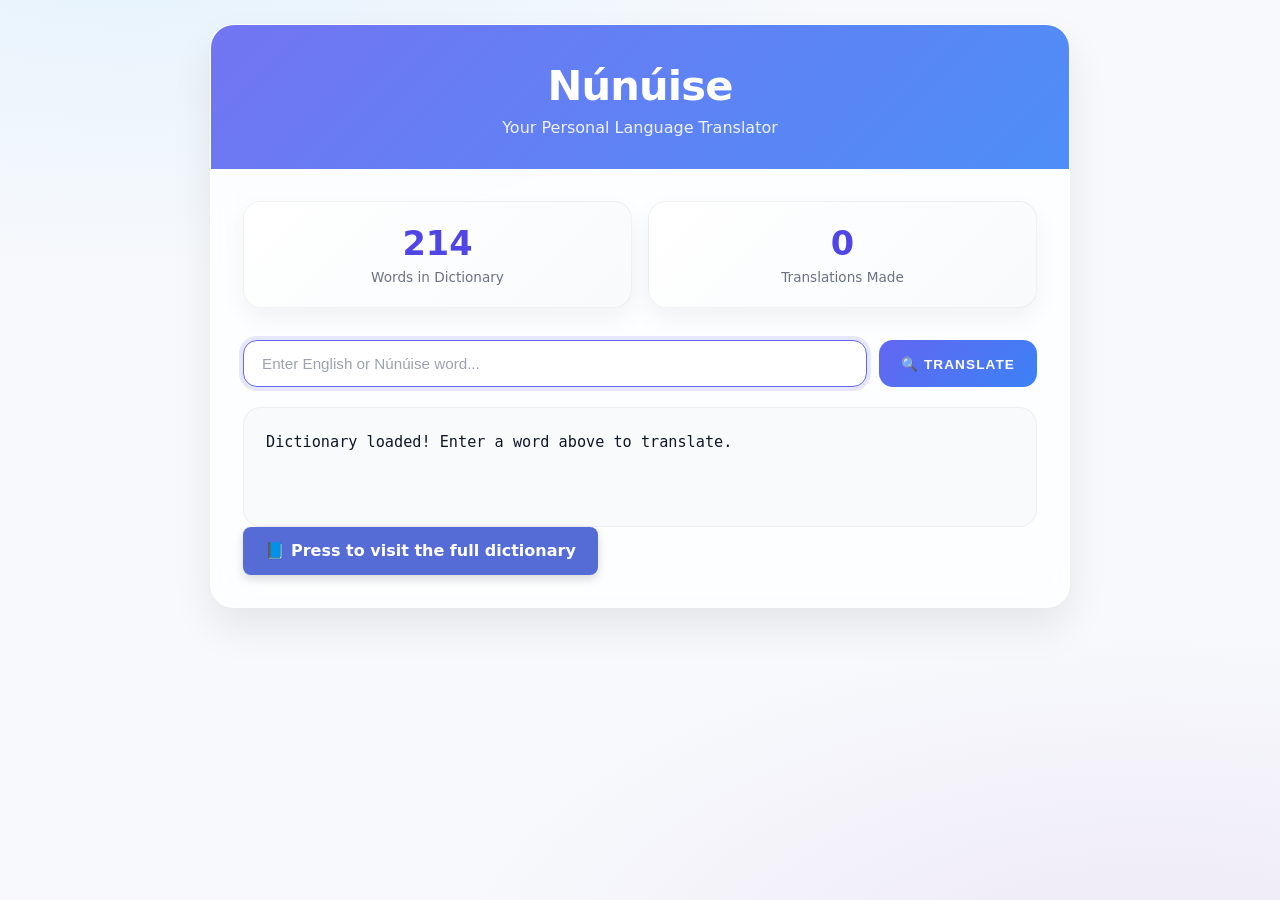
<file: index.html>
<!doctype html>
<html>
<head>
  <meta charset="utf-8">
  <title>Núnúise Translator</title>
  <link rel="manifest" href="manifest.json">
  <meta name="viewport" content="width=device-width,initial-scale=1">
  <link rel="icon" type="image/x-icon" href="IMG_7422.png">

<style>
/* Reset */
* {
  margin: 0;
  padding: 0;
  box-sizing: border-box;
}

/* Base */
body {
  font-family: ui-sans-serif, system-ui, -apple-system, BlinkMacSystemFont, "Segoe UI", Roboto, sans-serif;
  background:
    radial-gradient(1200px 600px at 10% -10%, #e3f2fd 0%, transparent 60%),
    radial-gradient(1200px 600px at 90% 110%, #ede7f6 0%, transparent 60%),
    #f7f9fc;
  min-height: 100vh;
  padding: 24px;
  color: #1f2937;
}

/* App shell */
.container {
  max-width: 860px;
  margin: 0 auto;
  background: rgba(255, 255, 255, 0.75);
  backdrop-filter: blur(18px) saturate(140%);
  -webkit-backdrop-filter: blur(18px) saturate(140%);
  border-radius: 24px;
  box-shadow:
    0 20px 40px rgba(0, 0, 0, 0.08),
    0 1px 0 rgba(255, 255, 255, 0.6) inset;
  border: 1px solid rgba(255, 255, 255, 0.5);
  overflow: hidden;
}

/* Header */
.header {
  padding: 36px 32px 32px;
  text-align: center;
  background:
    linear-gradient(135deg, rgba(99, 102, 241, 0.9), rgba(59, 130, 246, 0.9));
  color: #fff;
}

.header h1 {
  font-size: clamp(2rem, 4vw, 2.6rem);
  font-weight: 750;
  letter-spacing: -0.02em;
}

.header p {
  margin-top: 8px;
  font-size: 1rem;
  opacity: 0.9;
}

/* Content */
.content {
  padding: 32px;
}

/* Loading & errors */
.loading-message {
  text-align: center;
  padding: 24px;
  font-size: 0.95rem;
  color: #4f46e5;
}

.error-message {
  background: rgba(239, 68, 68, 0.1);
  color: #b91c1c;
  padding: 16px;
  border-radius: 14px;
  margin: 24px 0;
  text-align: center;
  border: 1px solid rgba(239, 68, 68, 0.25);
}

/* Stats */
.stats {
  display: grid;
  grid-template-columns: repeat(auto-fit, minmax(220px, 1fr));
  gap: 16px;
  margin-bottom: 32px;
}

.stat-card {
  background: linear-gradient(135deg, #ffffff, #f8fafc);
  padding: 22px;
  border-radius: 18px;
  text-align: center;
  border: 1px solid rgba(0, 0, 0, 0.05);
  box-shadow: 0 10px 25px rgba(0, 0, 0, 0.05);
}

.stat-number {
  font-size: 2.1rem;
  font-weight: 700;
  color: #4f46e5;
}

.stat-label {
  margin-top: 6px;
  font-size: 0.85rem;
  color: #6b7280;
}

/* Translator */
.translator-section {
  margin-top: 12px;
}

.input-group {
  display: flex;
  gap: 12px;
  margin-bottom: 20px;
  flex-wrap: wrap;
}

/* Inputs */
input[type="text"] {
  flex: 1;
  min-width: 220px;
  padding: 14px 18px;
  font-size: 0.95rem;
  border-radius: 14px;
  border: 1px solid rgba(0, 0, 0, 0.08);
  background: rgba(255, 255, 255, 0.9);
  transition: all 0.25s ease;
}

input[type="text"]::placeholder {
  color: #9ca3af;
}

input[type="text"]:focus {
  outline: none;
  border-color: #6366f1;
  box-shadow: 0 0 0 4px rgba(99, 102, 241, 0.15);
  background: #fff;
}

/* Buttons */
.btn {
  padding: 14px 22px;
  border-radius: 14px;
  font-size: 0.85rem;
  font-weight: 650;
  letter-spacing: 0.08em;
  text-transform: uppercase;
  border: none;
  cursor: pointer;
  transition: all 0.25s ease;
}

.btn-primary {
  background: linear-gradient(135deg, #6366f1, #3b82f6);
  color: white;
}

.btn-primary:hover {
  transform: translateY(-1px);
  box-shadow: 0 12px 28px rgba(59, 130, 246, 0.35);
}

.btn-primary:active {
  transform: translateY(0);
}

.btn-primary:disabled {
  opacity: 0.5;
  cursor: not-allowed;
  box-shadow: none;
}

/* Result */
.result-container {
  margin-top: 18px;
  background: rgba(248, 250, 252, 0.9);
  border-radius: 18px;
  padding: 22px;
  border: 1px solid rgba(0, 0, 0, 0.05);
  min-height: 120px;
}

#result {
  font-family: ui-monospace, SFMono-Regular, Menlo, monospace;
  font-size: 0.95rem;
  line-height: 1.65;
  color: #111827;
  white-space: pre-wrap;
}

/* Matches */
.match-title {
  font-weight: 600;
  margin-bottom: 6px;
  color: #4338ca;
}

.match-item {
  background: #fff;
  padding: 10px 14px;
  border-radius: 12px;
  margin: 6px 0;
  border: 1px solid rgba(0, 0, 0, 0.05);
}

/* Animations */
@keyframes fadeIn {
  from {
    opacity: 0;
    transform: translateY(6px);
  }
  to {
    opacity: 1;
    transform: translateY(0);
  }
}

.fade-in {
  animation: fadeIn 0.25s ease-out;
}

@keyframes pulse {
  0% { opacity: 0.6; }
  50% { opacity: 1; }
  100% { opacity: 0.6; }
}

.loading {
  animation: pulse 1.8s ease-in-out infinite;
}

/* Mobile */
@media (max-width: 640px) {
  .content {
    padding: 24px;
  }

  .btn {
    width: 100%;
  }
}
</style>
</head>
<body>
  <div class="container">
    <div class="header">
      <h1>Núnúise</h1>
      <p>Your Personal Language Translator</p>
    </div>

<div class="content">
  <div id="loadingSection" class="loading-message loading">
    📚 Loading dictionary...
  </div>

  <div id="errorSection" class="error-message" style="display: none;">
    ❌ Could not load dictionary.json file. Please make sure the file exists in the same directory.
  </div>

  <div id="mainContent" style="display: none;">
    <div class="stats">
      <div class="stat-card">
        <div class="stat-number" id="wordCount">0</div>
        <div class="stat-label">Words in Dictionary</div>
      </div>
      <div class="stat-card">
        <div class="stat-number" id="translationCount">0</div>
        <div class="stat-label">Translations Made</div>
      </div>
    </div>

    <div class="translator-section">
      <div class="input-group">
        <input type="text" id="inputWord" placeholder="Enter English or Núnúise word..." autocomplete="off">
        <button class="btn btn-primary" id="translateBtn">
          🔍 Translate
        </button>
      </div>
      
      <div class="result-container">
        <div id="result">Dictionary loaded! Enter a word above to translate.</div>
      </div>
    </div>
  </div>
  <div class="dictionary-cta" onclick="window.location.href='https://nunuise.netlify.app/dictionary'">
  <span>📘 Press to visit the full dictionary</span>
</div>

<style>
.dictionary-cta {
  display: inline-block;
  padding: 0.9rem 1.4rem;
  background: #556cd6;
  color: white;
  font-weight: 600;
  border-radius: 8px;
  cursor: pointer;
  user-select: none;
  transition: transform 0.15s ease, box-shadow 0.15s ease, background 0.15s ease;
  box-shadow: 0 4px 10px rgba(0,0,0,0.15);
}

.dictionary-cta:hover {
  background: #465ad4;
  transform: translateY(-2px);
  box-shadow: 0 6px 14px rgba(0,0,0,0.2);
}

.dictionary-cta:active {
  transform: translateY(0);
  box-shadow: 0 3px 8px rgba(0,0,0,0.15);
}
</style>
</div>

  </div>

<script>
(function(){
  // core data
  let dictionary = {};
  let reverseDictionary = {}; // secretLower -> englishOriginal
  let engNormalizedMap = new Map();    // normalizedEnglish -> englishOriginal
  let secretNormalizedToEnglish = new Map(); // normalizedSecret -> englishOriginal
  let maxWords = 1;

  // state
  let translationCount = 0;
  let dictionaryLoaded = false;

  // helpers
  function normalizeKey(s) {
    return (s || "").toLowerCase().replace(/\s+/g, " ").trim();
  }

  function loadTranslationCount() {
    const saved = localStorage.getItem('secretLang_translationCount');
    if (saved) {
      try {
        translationCount = parseInt(saved, 10) || 0;
      } catch (err) {
        console.error("Error loading translation count:", err);
      }
    }
  }

  function saveTranslationCount() {
    localStorage.setItem('secretLang_translationCount', translationCount.toString());
  }

  // load dictionary.json
  async function loadDictionary() {
    try {
      const response = await fetch('dictionary.json');
      if (!response.ok) throw new Error(`HTTP ${response.status}: ${response.statusText}`);
      const data = await response.json();
      if (typeof data !== 'object' || data === null) throw new Error('Dictionary file invalid');
      dictionary = data;
      buildMapsFromDictionary();
      dictionaryLoaded = true;
      showMainContent();
      updateStats();
    } catch (err) {
      console.error("Failed to load dictionary:", err);
      showError();
    }
  }

  // build reverse map and normalized lookup maps
  function buildMapsFromDictionary() {
    reverseDictionary = {};
    engNormalizedMap = new Map();
    secretNormalizedToEnglish = new Map();
    maxWords = 1;

    for (const [english, secret] of Object.entries(dictionary)) {
      if (typeof secret !== 'string') continue;
      const engNorm = normalizeKey(english);
      const secNorm = normalizeKey(secret);
      engNormalizedMap.set(engNorm, english);
      // map normalized secret -> english (for secret->english translations)
      secretNormalizedToEnglish.set(secNorm, english);
      // mapping used for quick reverse lookup (secretLower -> englishOriginal)
      reverseDictionary[secret.toLowerCase()] = english;
      // track longest phrase length needed
      const engWords = engNorm ? engNorm.split(' ').length : 0;
      const secWords = secNorm ? secNorm.split(' ').length : 0;
      maxWords = Math.max(maxWords, engWords, secWords, 1);
    }
  }

  function showMainContent() {
    document.getElementById('loadingSection').style.display = 'none';
    document.getElementById('errorSection').style.display = 'none';
    document.getElementById('mainContent').style.display = 'block';
    document.getElementById('mainContent').classList.add('fade-in');
    setTimeout(() => document.getElementById('inputWord').focus(), 100);
  }

  function showError() {
    document.getElementById('loadingSection').style.display = 'none';
    document.getElementById('errorSection').style.display = 'block';
    document.getElementById('mainContent').style.display = 'none';
  }

  function updateStats() {
    document.getElementById('wordCount').textContent = Object.keys(dictionary).length;
    document.getElementById('translationCount').textContent = translationCount;
  }

  // Unicode-aware strip of leading/trailing non-letter/number
  function stripEdgeNonAlnum(s) {
    // uses Unicode property escapes (modern browsers)
    return s.replace(/^[^\p{L}\p{N}]+|[^\p{L}\p{N}]+$/gu, "");
  }

  function isWhitespaceToken(tok) {
    return /^\s+$/.test(tok);
  }

  function startsWithCapitalLetter(tok) {
    const m = tok.match(/\p{L}/u);
    return m ? (m[0] === m[0].toUpperCase()) : false;
  }

  function applyCapitalization(originalToken, replacement) {
    if (!replacement) return replacement;
    if (startsWithCapitalLetter(originalToken)) {
      return replacement.charAt(0).toUpperCase() + replacement.slice(1);
    }
    return replacement;
  }

  // Robust sentence/phrase translator (handles multi-word entries and both directions)
  function translateSentence(sentence) {
    if (!dictionaryLoaded) return sentence;

    // keep original spacing/punctuation by splitting but keeping whitespace tokens
    const tokens = sentence.split(/(\s+)/);
    const out = [];

    for (let i = 0; i < tokens.length; i++) {
      const tok = tokens[i];
      if (isWhitespaceToken(tok)) { out.push(tok); continue; }

      // count how many real (non-whitespace) tokens remain
      let remaining = 0;
      for (let k = i; k < tokens.length; k++) if (!isWhitespaceToken(tokens[k])) remaining++;

      let matched = false;
      const tryMax = Math.min(maxWords, remaining);

      // try the longest phrase first (greedy)
      for (let wc = tryMax; wc >= 1 && !matched; wc--) {

        // collect indices of the next wc non-whitespace tokens
        const idxs = [];
        let p = i;
        while (p < tokens.length && idxs.length < wc) {
          if (!isWhitespaceToken(tokens[p])) idxs.push(p);
          p++;
        }
        if (idxs.length < wc) continue;

        // build cleaned parts for candidate
        const cleanedParts = idxs.map(idx => stripEdgeNonAlnum(tokens[idx]).toLowerCase());
        const candidate = cleanedParts.join(' ').trim();
        if (!candidate) continue;

        // check english -> secret
        if (engNormalizedMap.has(candidate)) {
          const englishKey = engNormalizedMap.get(candidate);
          let replacement = dictionary[englishKey];
          // preserve leading/trailing punctuation from first/last tokens
          const first = tokens[idxs[0]];
          const last = tokens[idxs[idxs.length - 1]];
          const leading = (first.match(/^[^\p{L}\p{N}]*/u) || [""])[0];
          const trailing = (last.match(/[^\p{L}\p{N}]*$/u) || [""])[0];
          replacement = applyCapitalization(first, replacement);
          out.push(leading + replacement + trailing);
          i = idxs[idxs.length - 1]; // advance past matched tokens
          matched = true;
          break;
        }

        // check secret -> english
        if (secretNormalizedToEnglish.has(candidate)) {
          const english = secretNormalizedToEnglish.get(candidate);
          let replacement = english;
          const first = tokens[idxs[0]];
          const last = tokens[idxs[idxs.length - 1]];
          const leading = (first.match(/^[^\p{L}\p{N}]*/u) || [""])[0];
          const trailing = (last.match(/[^\p{L}\p{N}]*$/u) || [""])[0];
          replacement = applyCapitalization(first, replacement);
          out.push(leading + replacement + trailing);
          i = idxs[idxs.length - 1];
          matched = true;
          break;
        }
      }

      if (!matched) {
        // no multi-word match; keep original token
        out.push(tok);
      }
    }

    return out.join('');
  }

  // single-word/sentence entry handler
  function translateWord(word) {
    if (!dictionaryLoaded) return "Dictionary not loaded yet. Please wait...";
    const input = (word || "").trim();
    if (!input) return "Please enter a word or sentence to translate.";

    if (input.includes(" ")) {
      translationCount++;
      saveTranslationCount();
      updateStats();
      return "✅ Sentence translation:\n" + translateSentence(input);
    }

    const lowerInput = input.toLowerCase();

    // try exact english -> secret
    // Normalize keys for lookup
    const engKey = Object.keys(dictionary).find(k => normalizeKey(k) === normalizeKey(input));
    if (engKey) {
      translationCount++;
      saveTranslationCount();
      updateStats();
      return formatResult(input, dictionary[engKey], "English → Secret");
    }

    // try exact secret -> english
    if (reverseDictionary[lowerInput]) {
      translationCount++;
      saveTranslationCount();
      updateStats();
      return formatResult(input, reverseDictionary[lowerInput], "Secret → English");
    }

    // fuzzy matches (contains)
    const englishMatches = Object.keys(dictionary).filter(key => key.toLowerCase().includes(lowerInput)).slice(0, 10);
    const secretMatches = Object.keys(reverseDictionary).filter(key => key.includes(lowerInput)).slice(0, 10);

    let result = "";
    if (englishMatches.length > 0) {
      result += formatMatches("English matches:", englishMatches.map(key => ({
        from: key, to: dictionary[key], type: "English → Secret"
      })));
    }
    if (secretMatches.length > 0) {
      if (result) result += "\n\n";
      result += formatMatches("Secret matches:", secretMatches.map(key => ({
        from: key, to: reverseDictionary[key], type: "Secret → English"
      })));
    }
    if (!result) {
      result = `No matches found for "${input}".\nTry checking spelling or entering a sentence.`;
    }
    return result;
  }

  function formatResult(from, to, type) {
    return `✅ ${from} → ${to}\n(${type})`;
  }

  function formatMatches(title, matches) {
    let result = `${title}\n`;
    matches.forEach(match => { result += `  • ${match.from} → ${match.to}\n`; });
    return result;
  }

  // UI wiring
  document.addEventListener('DOMContentLoaded', function() {
    loadTranslationCount();
    loadDictionary();
    const inputWord = document.getElementById('inputWord');
    const resultDiv = document.getElementById('result');
    document.getElementById('translateBtn').addEventListener('click', function() {
      if (!dictionaryLoaded) return;
      const result = translateWord(inputWord.value);
      resultDiv.textContent = result;
      resultDiv.classList.add('fade-in');
      setTimeout(() => resultDiv.classList.remove('fade-in'), 300);
    });
    inputWord.addEventListener('keydown', function(e) {
      if (e.key === 'Enter' && dictionaryLoaded) {
        document.getElementById('translateBtn').click();
      }
    });
  });
})();
</script>

</body>
</html></html>
</file>
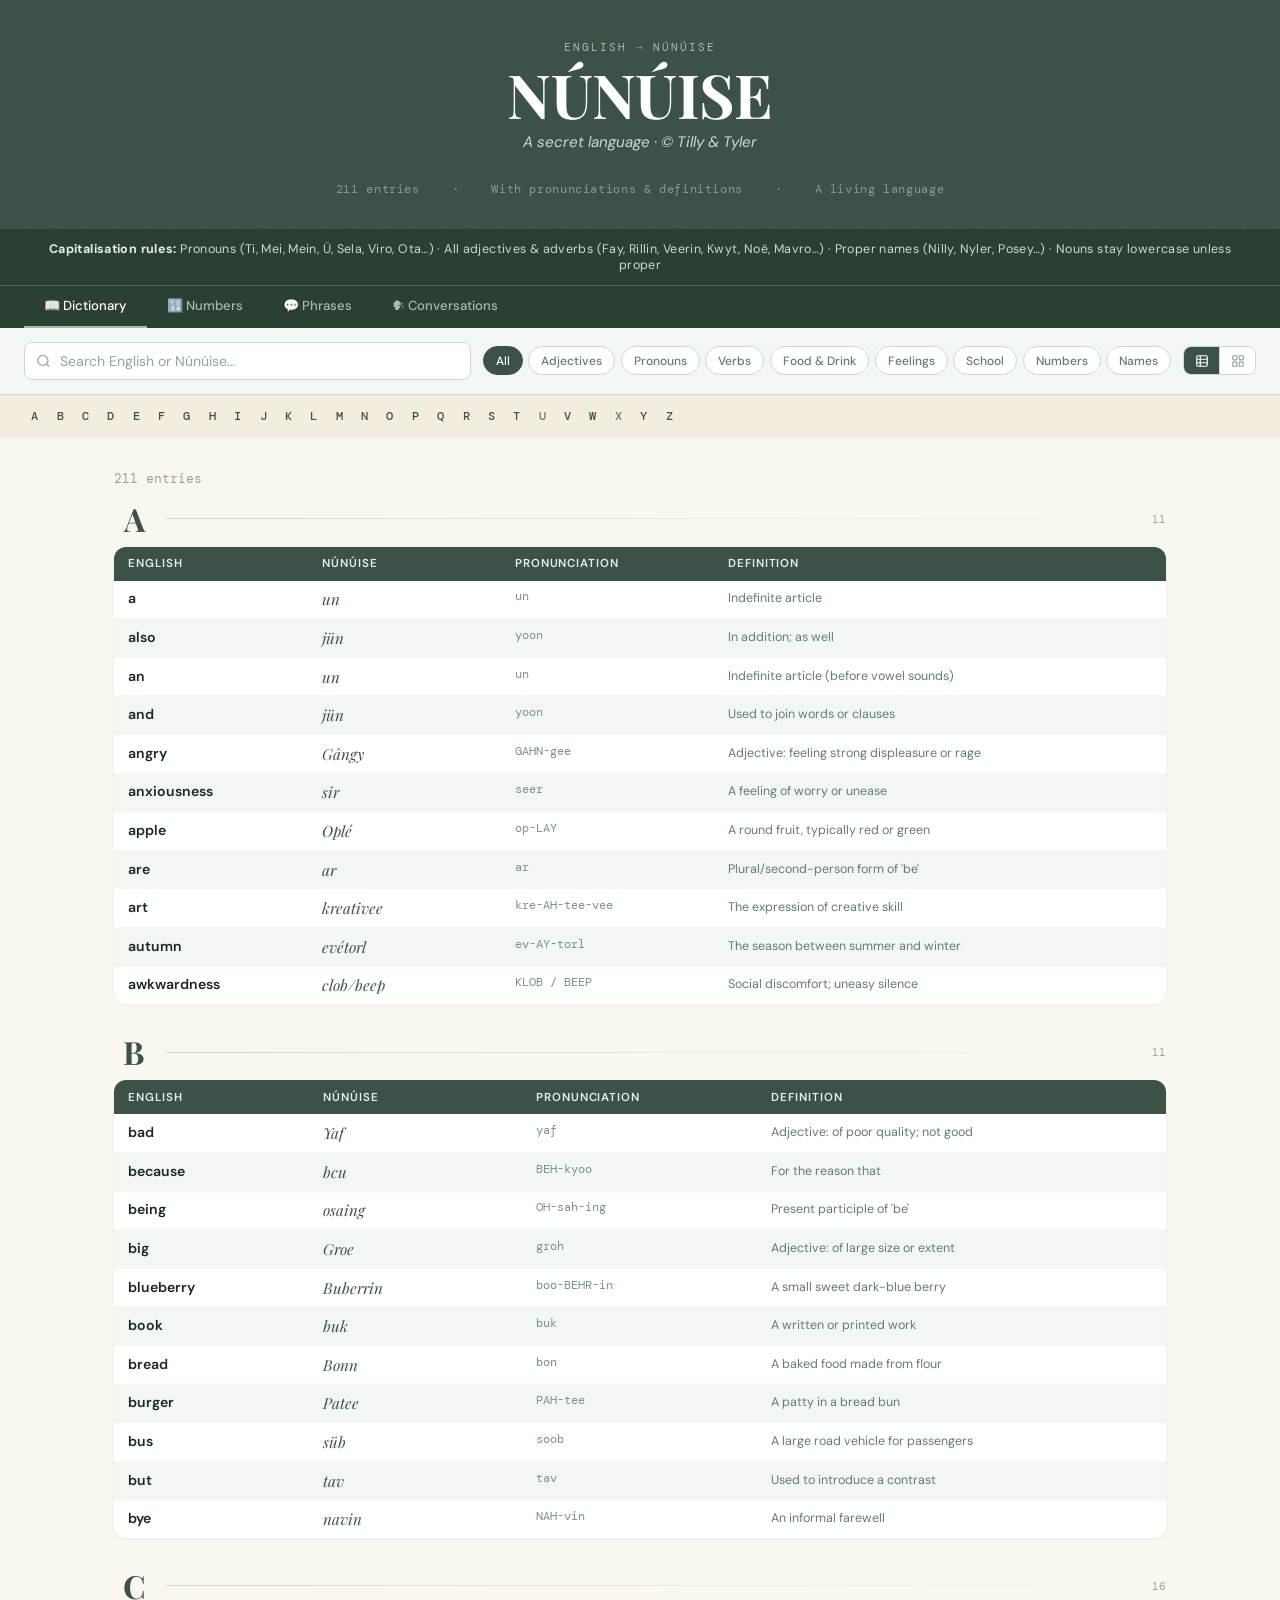
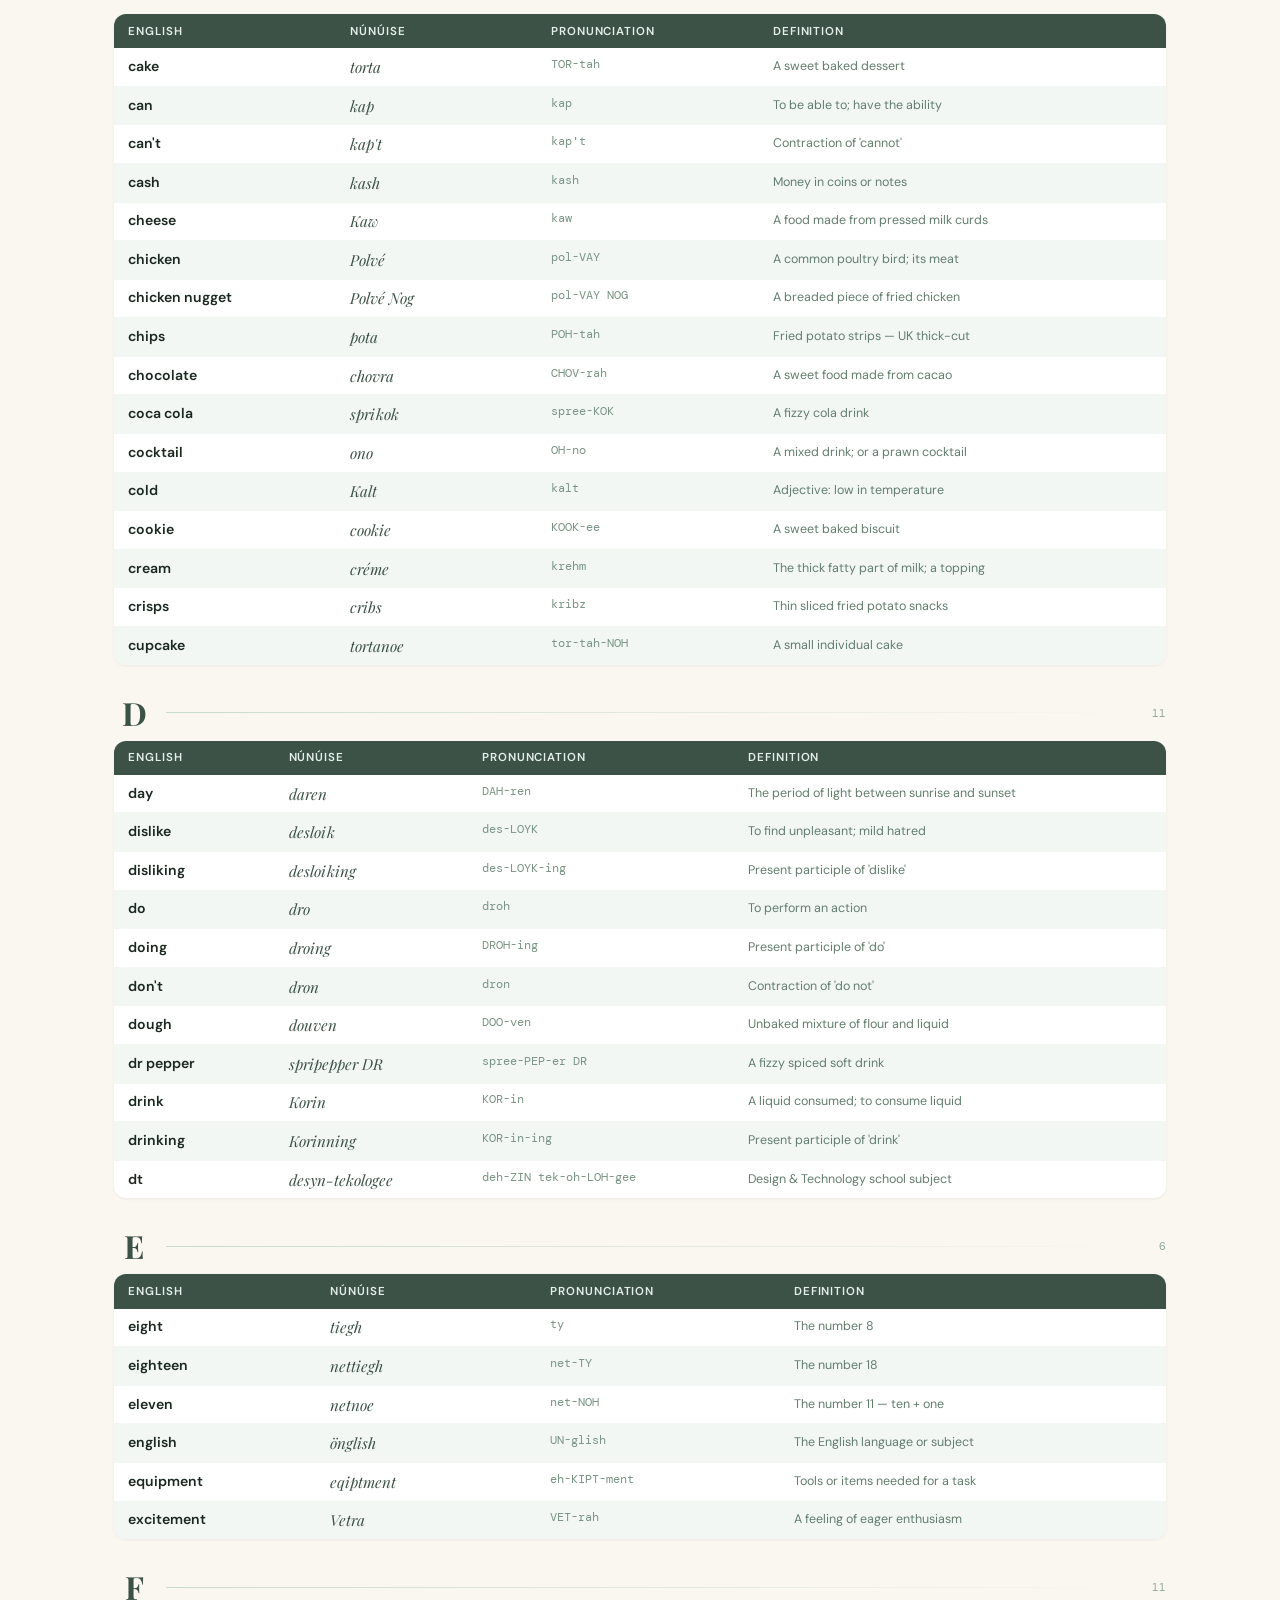
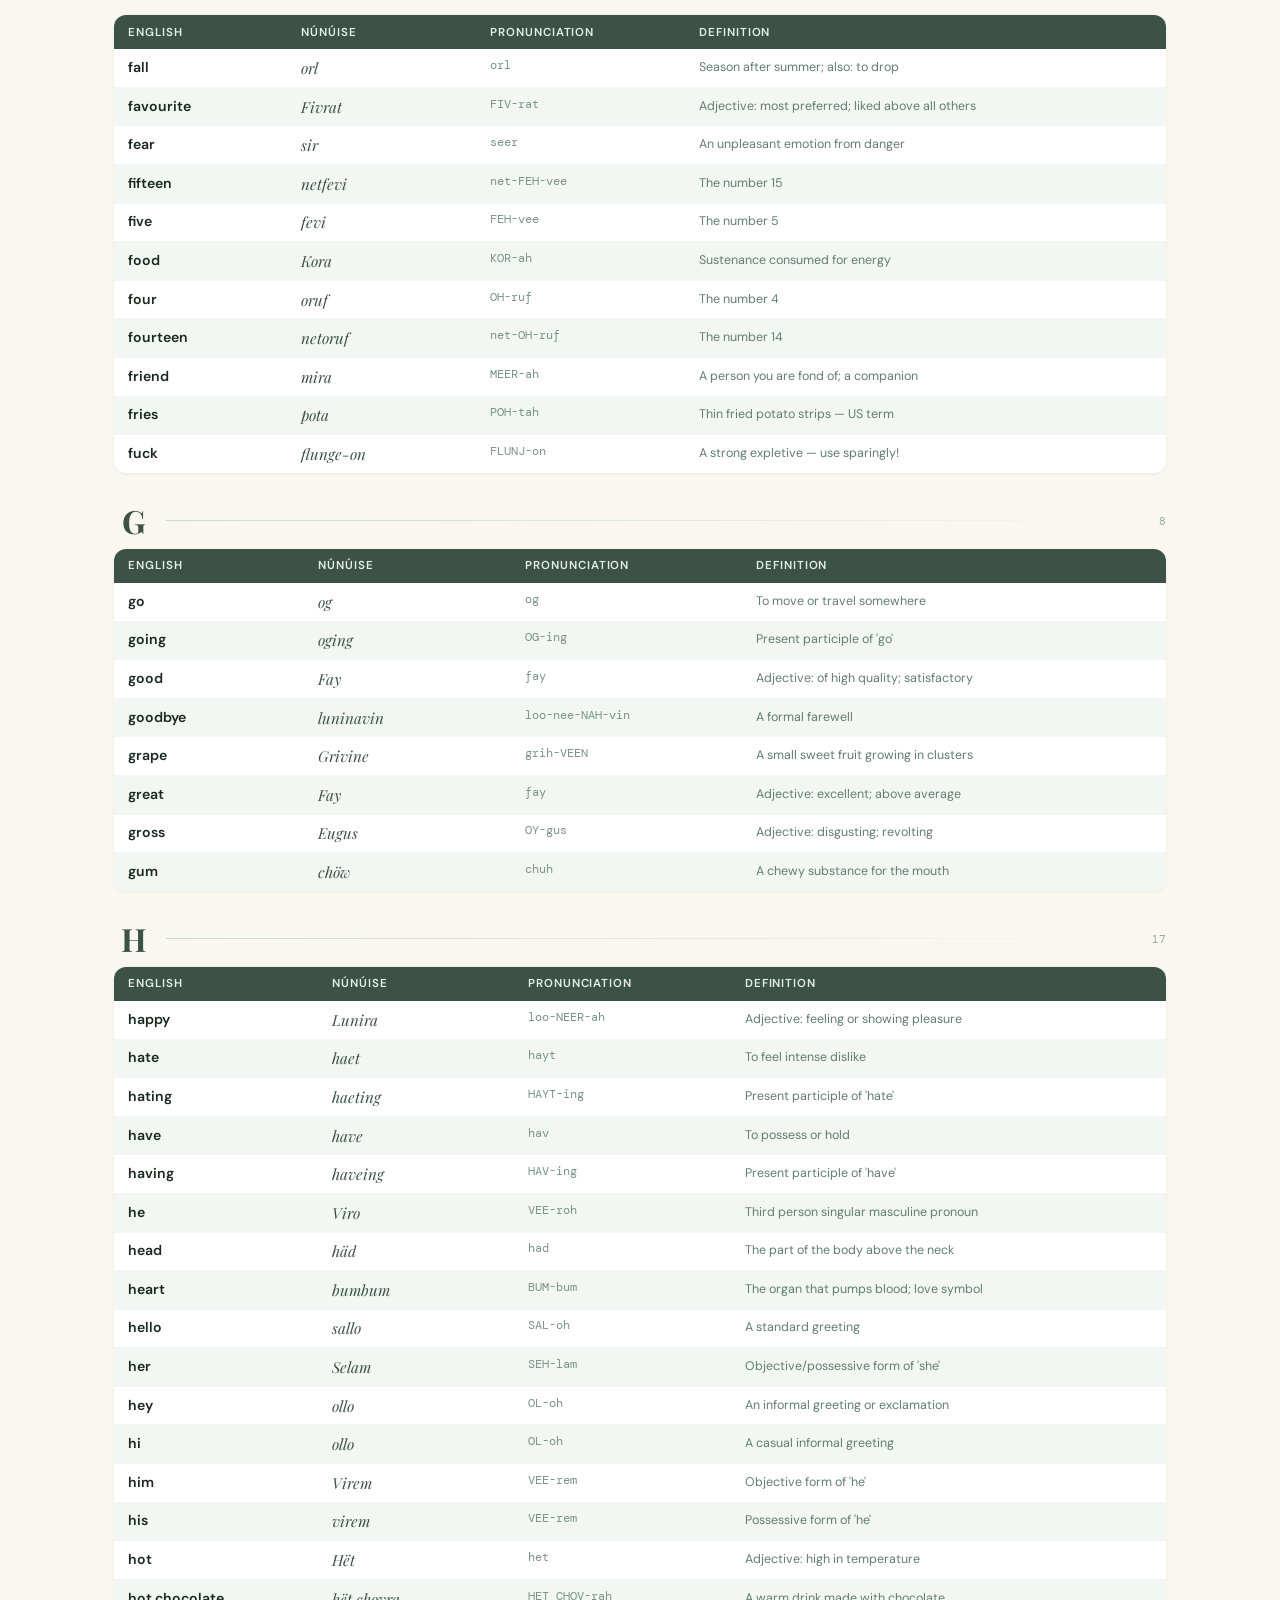
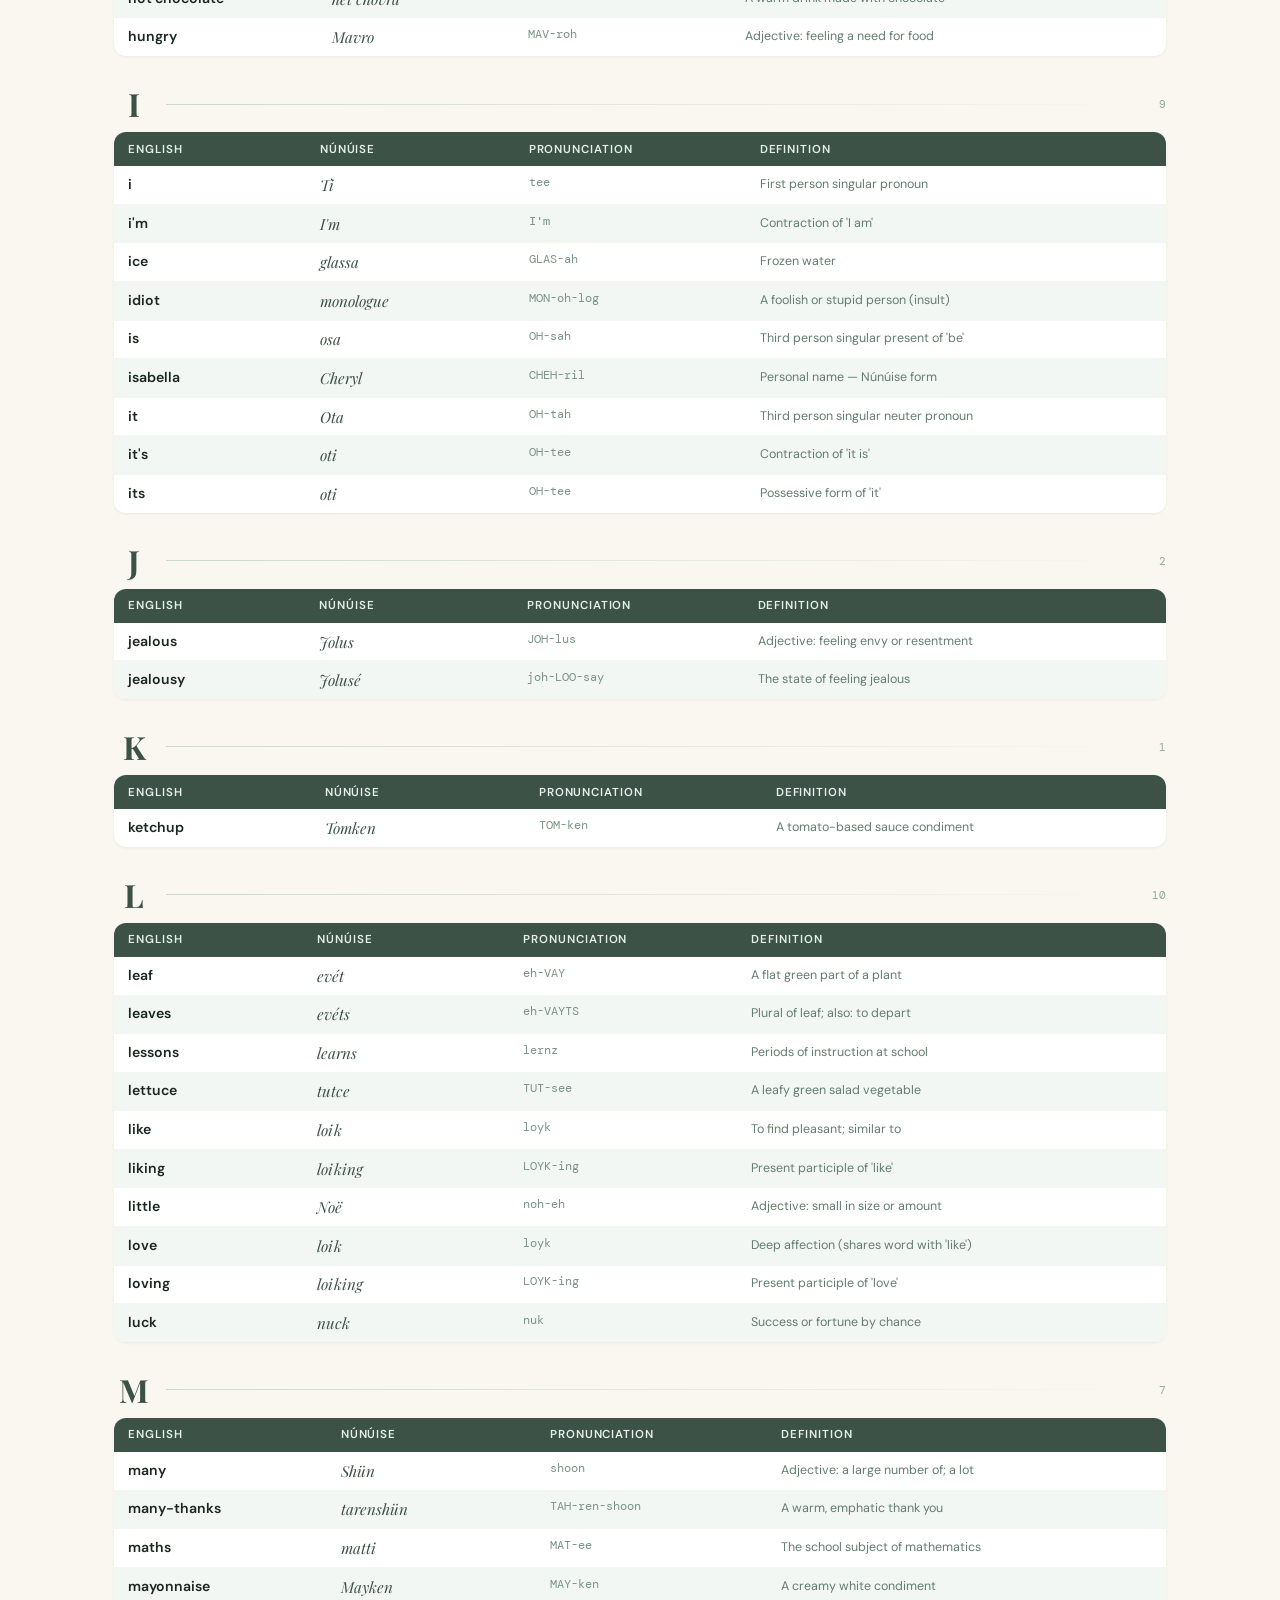
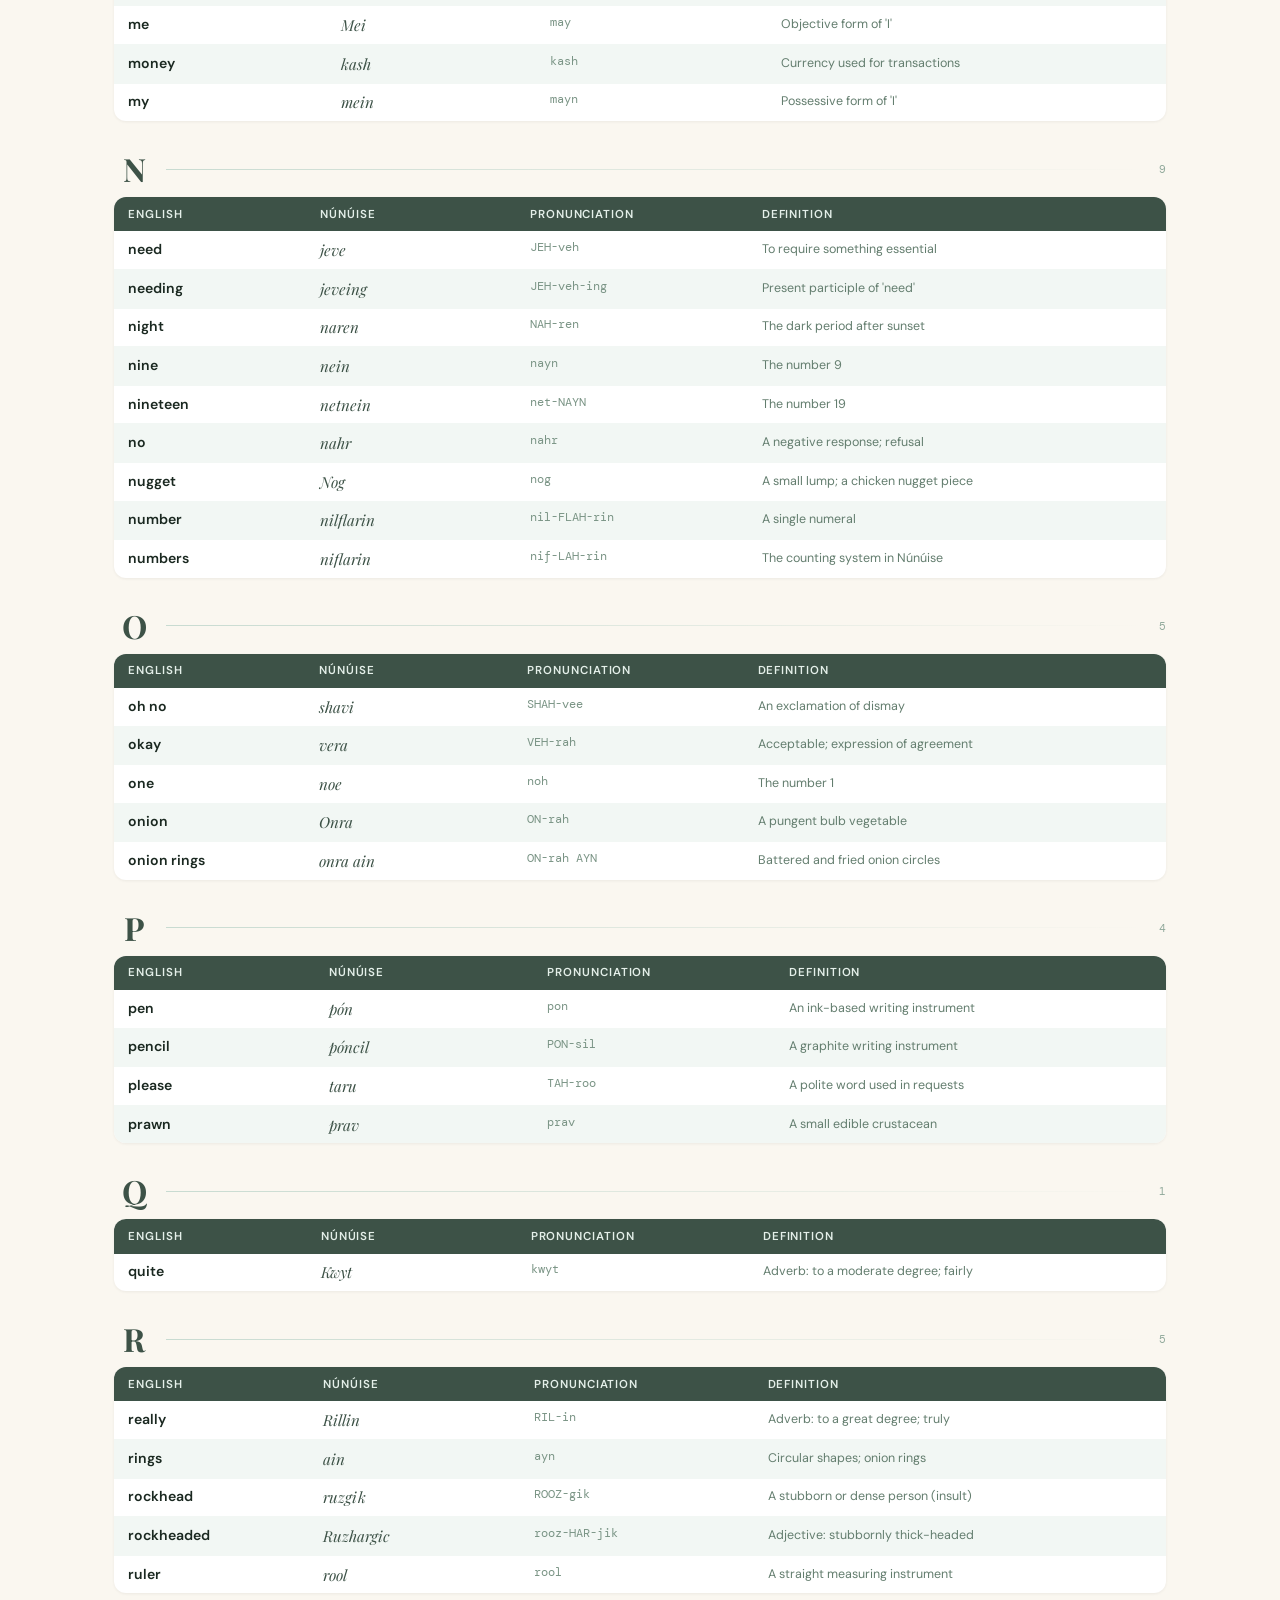
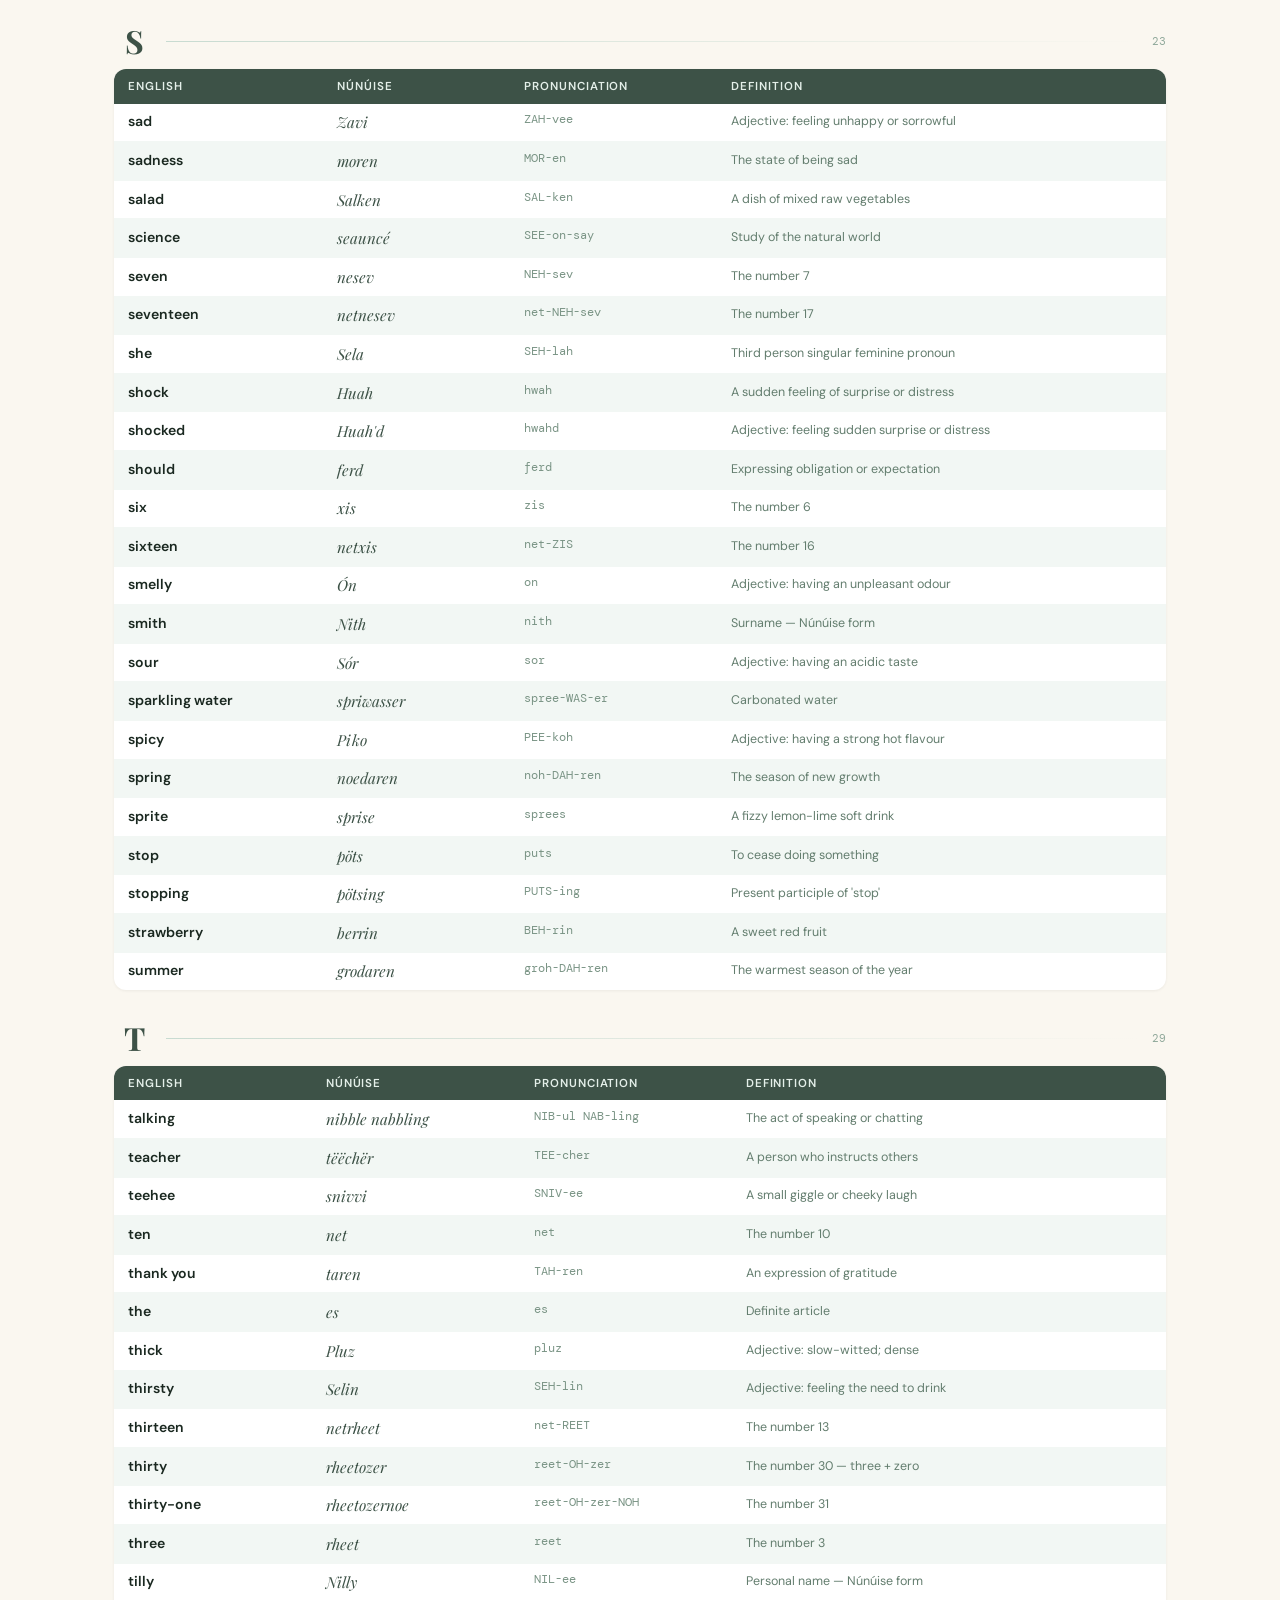
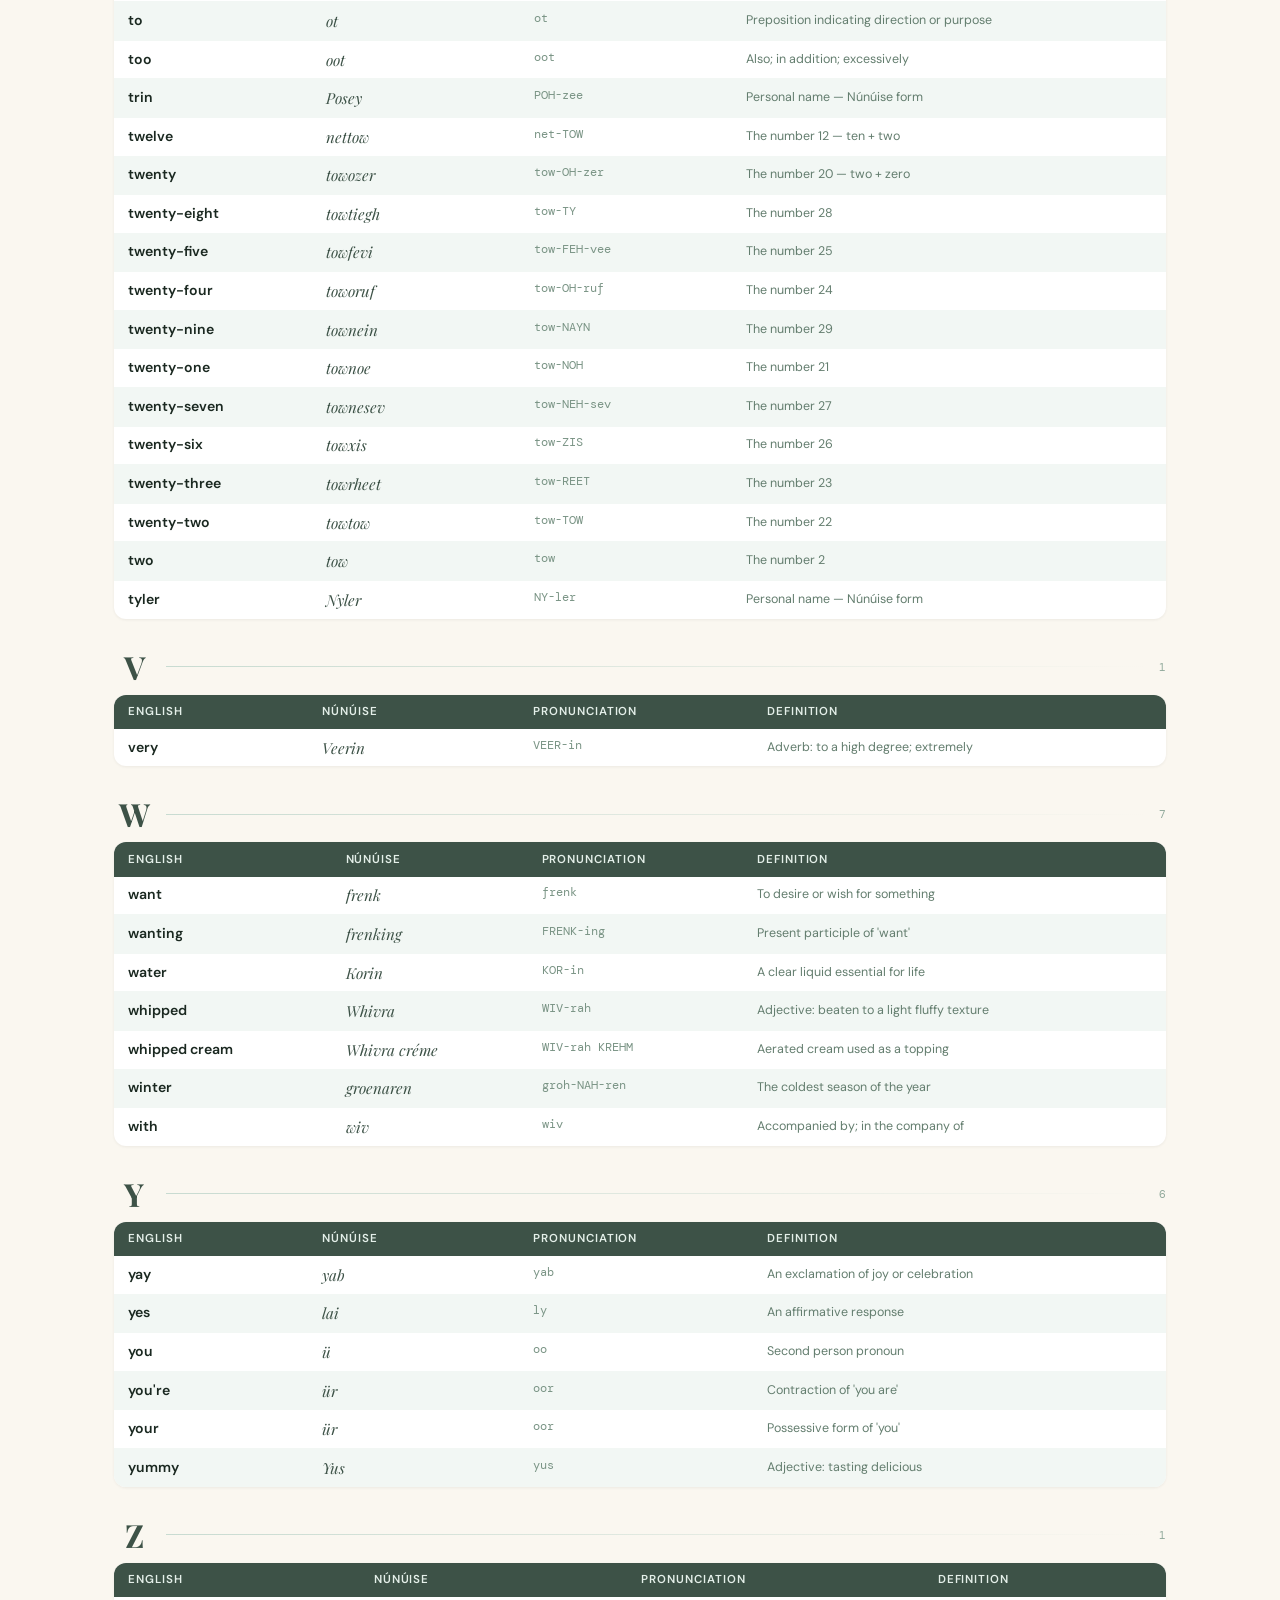
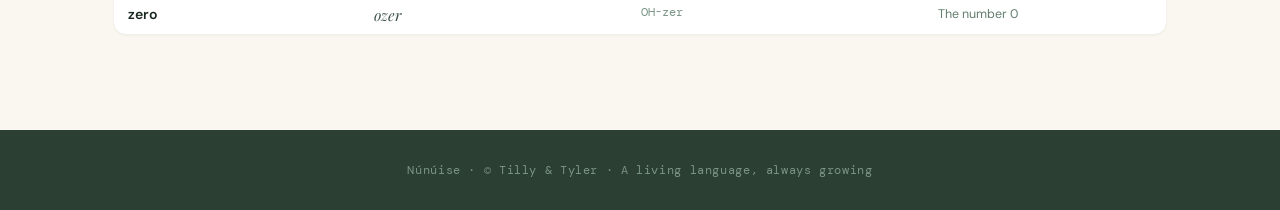
<file: dictionary.html>
<!DOCTYPE html>
<html lang="en">
<head>
<meta charset="UTF-8">
<meta name="viewport" content="width=device-width, initial-scale=1.0">
<title>Núnúise Dictionary</title>
<link href="https://fonts.googleapis.com/css2?family=Playfair+Display:ital,wght@0,400;0,600;0,700;1,400&family=DM+Sans:wght@300;400;500;600&family=DM+Mono:wght@400;500&display=swap" rel="stylesheet">
<style>
  :root {
    --sage-900: #1f2e26;
    --sage-800: #2c3f33;
    --sage-700: #3d5247;
    --sage-600: #4f6b5c;
    --sage-500: #637d6e;
    --sage-400: #7a9485;
    --sage-300: #a3bcaf;
    --sage-200: #c8dbd1;
    --sage-100: #e4efe9;
    --sage-50:  #f2f7f4;
    --cream-100: #faf7f0;
    --cream-200: #f3ede0;
    --cream-300: #e8dfc8;
    --gold:      #a07840;
    --gold-light:#c49a5a;
    --text-dark: #1a2820;
    --text-mid:  #3d5247;
    --text-soft: #637d6e;
    --text-muted:#8fa89a;
    --nunuise-color: #3d5247;
    --pron-color: #7a9485;
  }

  *, *::before, *::after { box-sizing: border-box; margin: 0; padding: 0; }

  body {
    font-family: 'DM Sans', sans-serif;
    background: var(--cream-100);
    color: var(--text-dark);
    min-height: 100vh;
  }

  /* ── HEADER ── */
  .site-header {
    background: var(--sage-700);
    padding: 2.5rem 2rem 2rem;
    text-align: center;
    position: relative;
    overflow: hidden;
  }
  .site-header::before {
    content: '';
    position: absolute; inset: 0;
    background: repeating-linear-gradient(
      45deg, transparent, transparent 20px,
      rgba(255,255,255,0.02) 20px, rgba(255,255,255,0.02) 21px
    );
  }
  .header-eyebrow {
    font-family: 'DM Mono', monospace;
    font-size: .7rem;
    letter-spacing: .18em;
    text-transform: uppercase;
    color: var(--sage-300);
    margin-bottom: .6rem;
  }
  .header-title {
    font-family: 'Playfair Display', serif;
    font-size: clamp(2.4rem, 6vw, 3.8rem);
    font-weight: 700;
    color: #fff;
    letter-spacing: -.01em;
    line-height: 1;
    margin-bottom: .5rem;
  }
  .header-subtitle {
    font-size: .95rem;
    color: var(--sage-200);
    font-style: italic;
    margin-bottom: 1.8rem;
  }
  .header-meta {
    display: flex;
    gap: 2rem;
    justify-content: center;
    flex-wrap: wrap;
    font-size: .78rem;
    color: var(--sage-300);
    font-family: 'DM Mono', monospace;
    letter-spacing: .05em;
  }
  .header-meta span { opacity: .7; }

  /* ── RULES BANNER ── */
  .rules-banner {
    background: var(--sage-800);
    padding: .75rem 2rem;
    text-align: center;
    font-size: .78rem;
    color: var(--sage-200);
    letter-spacing: .03em;
    border-bottom: 1px solid var(--sage-600);
  }
  .rules-banner strong { color: var(--sage-100); }

  /* ── CONTROLS ── */
  .controls {
    position: sticky;
    top: 0;
    z-index: 100;
    background: rgba(242,247,244,.96);
    backdrop-filter: blur(10px);
    border-bottom: 1px solid var(--sage-200);
    padding: .9rem 1.5rem;
    display: flex;
    gap: .75rem;
    align-items: center;
    flex-wrap: wrap;
  }
  .search-wrap {
    flex: 1;
    min-width: 200px;
    position: relative;
  }
  .search-wrap svg {
    position: absolute; left: .75rem; top: 50%;
    transform: translateY(-50%);
    color: var(--text-muted); pointer-events: none;
  }
  #search {
    width: 100%;
    padding: .55rem .75rem .55rem 2.2rem;
    border: 1.5px solid var(--sage-200);
    border-radius: 8px;
    font-family: 'DM Sans', sans-serif;
    font-size: .88rem;
    background: white;
    color: var(--text-dark);
    outline: none;
    transition: border-color .2s;
  }
  #search:focus { border-color: var(--sage-500); }
  #search::placeholder { color: var(--text-muted); }

  .filter-tabs {
    display: flex;
    gap: .35rem;
    flex-wrap: wrap;
  }
  .filter-tab {
    padding: .35rem .75rem;
    border-radius: 20px;
    font-size: .75rem;
    font-weight: 500;
    cursor: pointer;
    border: 1.5px solid var(--sage-200);
    background: white;
    color: var(--text-soft);
    transition: all .15s;
    white-space: nowrap;
  }
  .filter-tab:hover { border-color: var(--sage-400); color: var(--sage-700); }
  .filter-tab.active { background: var(--sage-700); border-color: var(--sage-700); color: white; }

  .view-toggle {
    display: flex;
    border: 1.5px solid var(--sage-200);
    border-radius: 8px;
    overflow: hidden;
  }
  .view-btn {
    padding: .4rem .65rem;
    cursor: pointer;
    border: none;
    background: white;
    color: var(--text-muted);
    transition: all .15s;
    display: flex; align-items: center;
  }
  .view-btn.active { background: var(--sage-700); color: white; }
  .view-btn:first-child { border-right: 1px solid var(--sage-200); }

  /* ── LETTER NAV ── */
  .letter-nav {
    display: flex;
    gap: .25rem;
    padding: .6rem 1.5rem;
    flex-wrap: wrap;
    background: var(--cream-200);
    border-bottom: 1px solid var(--sage-100);
  }
  .letter-nav a {
    font-family: 'DM Mono', monospace;
    font-size: .75rem;
    font-weight: 500;
    padding: .2rem .45rem;
    border-radius: 4px;
    color: var(--text-soft);
    text-decoration: none;
    transition: all .15s;
  }
  .letter-nav a:hover { background: var(--sage-200); color: var(--sage-700); }
  .letter-nav a.has-entries { color: var(--sage-700); }

  /* ── MAIN CONTENT ── */
  .main { max-width: 1100px; margin: 0 auto; padding: 1.5rem 1.5rem 4rem; }

  /* ── RESULT COUNT ── */
  .result-count {
    font-size: .8rem;
    color: var(--text-muted);
    font-family: 'DM Mono', monospace;
    padding: .5rem 0 1rem;
  }

  /* ── LETTER SECTION ── */
  .letter-section { margin-bottom: 2rem; }
  .letter-heading {
    display: flex;
    align-items: center;
    gap: .75rem;
    margin-bottom: .75rem;
  }
  .letter-glyph {
    font-family: 'Playfair Display', serif;
    font-size: 2rem;
    font-weight: 700;
    color: var(--sage-700);
    line-height: 1;
    width: 2.5rem;
    text-align: center;
  }
  .letter-line {
    flex: 1;
    height: 1px;
    background: linear-gradient(to right, var(--sage-200), transparent);
  }
  .letter-count {
    font-family: 'DM Mono', monospace;
    font-size: .7rem;
    color: var(--text-muted);
  }

  /* ── TABLE VIEW ── */
  .dict-table {
    width: 100%;
    border-collapse: collapse;
    background: white;
    border-radius: 12px;
    overflow: hidden;
    box-shadow: 0 1px 3px rgba(0,0,0,.06);
  }
  .dict-table thead tr {
    background: var(--sage-700);
  }
  .dict-table thead th {
    padding: .6rem .9rem;
    text-align: left;
    font-size: .72rem;
    font-weight: 600;
    letter-spacing: .08em;
    text-transform: uppercase;
    color: var(--sage-100);
  }
  .dict-table tbody tr {
    border-bottom: 1px solid var(--sage-50);
    transition: background .12s;
  }
  .dict-table tbody tr:last-child { border-bottom: none; }
  .dict-table tbody tr:nth-child(even) { background: var(--sage-50); }
  .dict-table tbody tr:hover { background: var(--sage-100); }
  .dict-table td { padding: .55rem .9rem; vertical-align: top; }
  .td-en {
    font-weight: 600;
    font-size: .88rem;
    color: var(--text-dark);
    min-width: 110px;
  }
  .td-nun {
    font-family: 'Playfair Display', serif;
    font-style: italic;
    font-size: .95rem;
    color: var(--nunuise-color);
    min-width: 120px;
  }
  .td-pron {
    font-family: 'DM Mono', monospace;
    font-size: .72rem;
    color: var(--pron-color);
    min-width: 100px;
  }
  .td-def {
    font-size: .78rem;
    color: var(--text-soft);
    line-height: 1.5;
  }

  /* ── CARD VIEW ── */
  .dict-cards {
    display: grid;
    grid-template-columns: repeat(auto-fill, minmax(220px, 1fr));
    gap: .75rem;
  }
  .dict-card {
    background: white;
    border-radius: 12px;
    padding: 1rem;
    box-shadow: 0 1px 3px rgba(0,0,0,.06);
    border: 1.5px solid var(--sage-100);
    transition: all .15s;
    cursor: default;
  }
  .dict-card:hover {
    border-color: var(--sage-300);
    transform: translateY(-1px);
    box-shadow: 0 4px 12px rgba(61,82,71,.1);
  }
  .card-en {
    font-weight: 600;
    font-size: .9rem;
    color: var(--text-dark);
    margin-bottom: .35rem;
  }
  .card-nun {
    font-family: 'Playfair Display', serif;
    font-style: italic;
    font-size: 1.15rem;
    color: var(--nunuise-color);
    margin-bottom: .25rem;
  }
  .card-pron {
    font-family: 'DM Mono', monospace;
    font-size: .68rem;
    color: var(--pron-color);
    margin-bottom: .45rem;
  }
  .card-def {
    font-size: .75rem;
    color: var(--text-soft);
    line-height: 1.5;
    border-top: 1px solid var(--sage-100);
    padding-top: .45rem;
    margin-top: .35rem;
  }

  /* ── NO RESULTS ── */
  .no-results {
    text-align: center;
    padding: 4rem 2rem;
    color: var(--text-muted);
  }
  .no-results-icon { font-size: 2.5rem; margin-bottom: .75rem; }
  .no-results p { font-size: .9rem; }

  /* ── NUMBERS PAGE ── */
  .numbers-section {
    background: white;
    border-radius: 16px;
    padding: 2rem;
    margin-bottom: 2rem;
    box-shadow: 0 1px 3px rgba(0,0,0,.06);
    border: 1.5px solid var(--sage-100);
  }
  .numbers-section h2 {
    font-family: 'Playfair Display', serif;
    font-size: 1.6rem;
    color: var(--sage-700);
    margin-bottom: .5rem;
  }
  .numbers-intro {
    font-size: .85rem;
    color: var(--text-soft);
    line-height: 1.7;
    margin-bottom: 1.5rem;
    padding: .8rem 1rem;
    background: var(--sage-50);
    border-left: 3px solid var(--sage-400);
    border-radius: 0 8px 8px 0;
  }
  .numbers-grid {
    display: grid;
    grid-template-columns: repeat(auto-fill, minmax(160px, 1fr));
    gap: .5rem;
  }
  .num-card {
    background: var(--cream-100);
    border: 1px solid var(--sage-100);
    border-radius: 8px;
    padding: .6rem .8rem;
    display: flex;
    align-items: center;
    gap: .75rem;
  }
  .num-digit {
    font-family: 'DM Mono', monospace;
    font-size: 1rem;
    font-weight: 600;
    color: var(--sage-400);
    min-width: 28px;
    text-align: right;
  }
  .num-info { flex: 1; }
  .num-word { font-size: .78rem; color: var(--text-muted); }
  .num-nun {
    font-family: 'Playfair Display', serif;
    font-style: italic;
    font-size: .95rem;
    color: var(--nunuise-color);
  }
  .num-pron {
    font-family: 'DM Mono', monospace;
    font-size: .62rem;
    color: var(--pron-color);
  }

  /* ── PHRASES PAGE ── */
  .phrase-cat {
    margin-bottom: 1.75rem;
  }
  .phrase-cat-title {
    font-family: 'DM Mono', monospace;
    font-size: .7rem;
    letter-spacing: .12em;
    text-transform: uppercase;
    color: var(--sage-500);
    padding: .4rem .75rem;
    background: var(--sage-100);
    border-radius: 6px;
    margin-bottom: .75rem;
    display: inline-block;
  }
  .phrase-row {
    background: white;
    border: 1.5px solid var(--sage-100);
    border-radius: 10px;
    padding: .85rem 1rem;
    margin-bottom: .5rem;
    transition: border-color .15s;
  }
  .phrase-row:hover { border-color: var(--sage-300); }
  .phrase-en { font-size: .85rem; color: var(--text-muted); margin-bottom: .25rem; }
  .phrase-nun {
    font-family: 'Playfair Display', serif;
    font-style: italic;
    font-size: 1.05rem;
    color: var(--nunuise-color);
    margin-bottom: .2rem;
  }
  .phrase-pron {
    font-family: 'DM Mono', monospace;
    font-size: .68rem;
    color: var(--pron-color);
  }

  /* ── PAGE TABS ── */
  .page-tabs {
    background: var(--sage-800);
    display: flex;
    gap: 0;
    overflow-x: auto;
    padding: 0 1.5rem;
  }
  .page-tab {
    padding: .7rem 1.25rem;
    font-size: .82rem;
    font-weight: 500;
    color: var(--sage-300);
    cursor: pointer;
    border-bottom: 2px solid transparent;
    white-space: nowrap;
    transition: all .15s;
    user-select: none;
  }
  .page-tab:hover { color: var(--sage-100); }
  .page-tab.active { color: white; border-bottom-color: var(--sage-300); }

  /* ── PAGE SECTIONS ── */
  .page-section { display: none; }
  .page-section.active { display: block; }

  /* ── CONVO ── */
  .convo-wrap {
    background: white;
    border-radius: 16px;
    padding: 1.5rem;
    margin-bottom: 1.5rem;
    box-shadow: 0 1px 3px rgba(0,0,0,.06);
    border: 1.5px solid var(--sage-100);
  }
  .convo-title {
    font-family: 'Playfair Display', serif;
    font-size: 1.1rem;
    color: var(--sage-700);
    margin-bottom: 1rem;
    padding-bottom: .6rem;
    border-bottom: 1px solid var(--sage-100);
  }
  .convo-line { display: flex; gap: .75rem; margin-bottom: .85rem; align-items: flex-start; }
  .convo-speaker {
    font-family: 'DM Mono', monospace;
    font-size: .7rem;
    font-weight: 600;
    color: white;
    background: var(--sage-600);
    padding: .2rem .5rem;
    border-radius: 4px;
    min-width: 52px;
    text-align: center;
    margin-top: .2rem;
  }
  .convo-speaker.b { background: var(--sage-400); }
  .convo-content { flex: 1; }
  .convo-nun {
    font-family: 'Playfair Display', serif;
    font-style: italic;
    font-size: 1rem;
    color: var(--nunuise-color);
    margin-bottom: .1rem;
  }
  .convo-en { font-size: .78rem; color: var(--text-muted); margin-bottom: .1rem; }
  .convo-pron { font-family: 'DM Mono', monospace; font-size: .65rem; color: var(--pron-color); }

  /* ── FOOTER ── */
  footer {
    text-align: center;
    padding: 2rem;
    background: var(--sage-800);
    color: var(--sage-400);
    font-size: .78rem;
    font-family: 'DM Mono', monospace;
    letter-spacing: .05em;
  }

  /* ── HIGHLIGHT ── */
  mark { background: rgba(160,120,64,.2); color: inherit; border-radius: 2px; }

  @media (max-width: 600px) {
    .dict-table thead th:nth-child(4), .dict-table td:nth-child(4) { display: none; }
    .dict-cards { grid-template-columns: 1fr 1fr; }
    .header-title { font-size: 2rem; }
  }
</style>
</head>
<body>

<header class="site-header">
  <div class="header-eyebrow">English → Núnúise</div>
  <h1 class="header-title">NÚNÚISE</h1>
  <p class="header-subtitle">A secret language · © Tilly &amp; Tyler</p>
  <div class="header-meta">
    <span id="entry-count">211 entries</span>
    <span>·</span>
    <span>With pronunciations &amp; definitions</span>
    <span>·</span>
    <span>A living language</span>
  </div>
</header>

<div class="rules-banner">
  <strong>Capitalisation rules:</strong>
  Pronouns (Ti, Mei, Mein, Ü, Sela, Viro, Ota…) ·
  All adjectives &amp; adverbs (Fay, Rillin, Veerin, Kwyt, Noë, Mavro…) ·
  Proper names (Nilly, Nyler, Posey…) ·
  Nouns stay lowercase unless proper
</div>

<nav class="page-tabs">
  <div class="page-tab active" data-page="dictionary">📖 Dictionary</div>
  <div class="page-tab" data-page="numbers">🔢 Numbers</div>
  <div class="page-tab" data-page="phrases">💬 Phrases</div>
  <div class="page-tab" data-page="conversations">🗣 Conversations</div>
</nav>

<!-- ══════════════════════════════════════════════════
     DICTIONARY PAGE
══════════════════════════════════════════════════ -->
<div class="page-section active" id="page-dictionary">

  <div class="controls">
    <div class="search-wrap">
      <svg width="15" height="15" viewBox="0 0 24 24" fill="none" stroke="currentColor" stroke-width="2"><circle cx="11" cy="11" r="8"/><path d="m21 21-4.35-4.35"/></svg>
      <input type="text" id="search" placeholder="Search English or Núnúise…" autocomplete="off">
    </div>
    <div class="filter-tabs" id="filter-tabs">
      <div class="filter-tab active" data-filter="all">All</div>
      <div class="filter-tab" data-filter="adj">Adjectives</div>
      <div class="filter-tab" data-filter="pronoun">Pronouns</div>
      <div class="filter-tab" data-filter="verb">Verbs</div>
      <div class="filter-tab" data-filter="food">Food &amp; Drink</div>
      <div class="filter-tab" data-filter="feeling">Feelings</div>
      <div class="filter-tab" data-filter="school">School</div>
      <div class="filter-tab" data-filter="number">Numbers</div>
      <div class="filter-tab" data-filter="name">Names</div>
    </div>
    <div class="view-toggle">
      <button class="view-btn active" id="btn-table" title="Table view">
        <svg width="14" height="14" viewBox="0 0 24 24" fill="none" stroke="currentColor" stroke-width="2"><rect x="3" y="3" width="18" height="18" rx="2"/><path d="M3 9h18M3 15h18M9 3v18"/></svg>
      </button>
      <button class="view-btn" id="btn-cards" title="Card view">
        <svg width="14" height="14" viewBox="0 0 24 24" fill="none" stroke="currentColor" stroke-width="2"><rect x="3" y="3" width="7" height="7" rx="1"/><rect x="14" y="3" width="7" height="7" rx="1"/><rect x="3" y="14" width="7" height="7" rx="1"/><rect x="14" y="14" width="7" height="7" rx="1"/></svg>
      </button>
    </div>
  </div>

  <nav class="letter-nav" id="letter-nav"></nav>

  <div class="main">
    <div class="result-count" id="result-count"></div>
    <div id="dict-output"></div>
  </div>
</div>

<!-- ══════════════════════════════════════════════════
     NUMBERS PAGE
══════════════════════════════════════════════════ -->
<div class="page-section" id="page-numbers">
  <div class="main">
    <div class="numbers-section">
      <h2>Niflarin · Numbers</h2>
      <div class="numbers-intro">
        Núnúise uses a building-block system. <strong>Teens</strong> are net (ten) + unit: netnoe = 11, nettow = 12.
        <strong>Twenty</strong> is towozer (two + zero); from 21 drop the zero: townoe, towtow… townein.
        <strong>Thirty</strong> is rheetozer; thirty-one is rheetozernoe.
        <strong>Dates</strong> use day/month/year: noe/netnoe/[year] = 1st November.
      </div>
      <div class="numbers-grid" id="numbers-grid"></div>
    </div>
  </div>
</div>

<!-- ══════════════════════════════════════════════════
     PHRASES PAGE
══════════════════════════════════════════════════ -->
<div class="page-section" id="page-phrases">
  <div class="main" id="phrases-output"></div>
</div>

<!-- ══════════════════════════════════════════════════
     CONVERSATIONS PAGE
══════════════════════════════════════════════════ -->
<div class="page-section" id="page-conversations">
  <div class="main" id="convos-output"></div>
</div>

<footer>Núnúise · © Tilly &amp; Tyler · A living language, always growing</footer>

<script>
// ── DATA ─────────────────────────────────────────────────────────────────────
const DICT = [{"english":"a","nunuise":"un","pronunciation":"un","definition":"Indefinite article"},{"english":"also","nunuise":"jün","pronunciation":"yoon","definition":"In addition; as well"},{"english":"an","nunuise":"un","pronunciation":"un","definition":"Indefinite article (before vowel sounds)"},{"english":"and","nunuise":"jün","pronunciation":"yoon","definition":"Used to join words or clauses"},{"english":"angry","nunuise":"Gângy","pronunciation":"GAHN-gee","definition":"Adjective: feeling strong displeasure or rage"},{"english":"anxiousness","nunuise":"sir","pronunciation":"seer","definition":"A feeling of worry or unease"},{"english":"apple","nunuise":"Oplé","pronunciation":"op-LAY","definition":"A round fruit, typically red or green"},{"english":"are","nunuise":"ar","pronunciation":"ar","definition":"Plural/second-person form of 'be'"},{"english":"art","nunuise":"kreativee","pronunciation":"kre-AH-tee-vee","definition":"The expression of creative skill"},{"english":"autumn","nunuise":"evétorl","pronunciation":"ev-AY-torl","definition":"The season between summer and winter"},{"english":"awkwardness","nunuise":"clob/beep","pronunciation":"KLOB / BEEP","definition":"Social discomfort; uneasy silence"},{"english":"bad","nunuise":"Yaf","pronunciation":"yaf","definition":"Adjective: of poor quality; not good"},{"english":"because","nunuise":"bcu","pronunciation":"BEH-kyoo","definition":"For the reason that"},{"english":"being","nunuise":"osaing","pronunciation":"OH-sah-ing","definition":"Present participle of 'be'"},{"english":"big","nunuise":"Groe","pronunciation":"groh","definition":"Adjective: of large size or extent"},{"english":"blueberry","nunuise":"Buberrin","pronunciation":"boo-BEHR-in","definition":"A small sweet dark-blue berry"},{"english":"book","nunuise":"buk","pronunciation":"buk","definition":"A written or printed work"},{"english":"bread","nunuise":"Bonn","pronunciation":"bon","definition":"A baked food made from flour"},{"english":"burger","nunuise":"Patee","pronunciation":"PAH-tee","definition":"A patty in a bread bun"},{"english":"bus","nunuise":"süb","pronunciation":"soob","definition":"A large road vehicle for passengers"},{"english":"but","nunuise":"tav","pronunciation":"tav","definition":"Used to introduce a contrast"},{"english":"bye","nunuise":"navin","pronunciation":"NAH-vin","definition":"An informal farewell"},{"english":"cake","nunuise":"torta","pronunciation":"TOR-tah","definition":"A sweet baked dessert"},{"english":"can","nunuise":"kap","pronunciation":"kap","definition":"To be able to; have the ability"},{"english":"can't","nunuise":"kap't","pronunciation":"kap't","definition":"Contraction of 'cannot'"},{"english":"cash","nunuise":"kash","pronunciation":"kash","definition":"Money in coins or notes"},{"english":"cheese","nunuise":"Kaw","pronunciation":"kaw","definition":"A food made from pressed milk curds"},{"english":"chicken","nunuise":"Polvé","pronunciation":"pol-VAY","definition":"A common poultry bird; its meat"},{"english":"chicken nugget","nunuise":"Polvé Nog","pronunciation":"pol-VAY NOG","definition":"A breaded piece of fried chicken"},{"english":"chips","nunuise":"pota","pronunciation":"POH-tah","definition":"Fried potato strips — UK thick-cut"},{"english":"chocolate","nunuise":"chovra","pronunciation":"CHOV-rah","definition":"A sweet food made from cacao"},{"english":"coca cola","nunuise":"sprikok","pronunciation":"spree-KOK","definition":"A fizzy cola drink"},{"english":"cocktail","nunuise":"ono","pronunciation":"OH-no","definition":"A mixed drink; or a prawn cocktail"},{"english":"cold","nunuise":"Kalt","pronunciation":"kalt","definition":"Adjective: low in temperature"},{"english":"cookie","nunuise":"cookie","pronunciation":"KOOK-ee","definition":"A sweet baked biscuit"},{"english":"cream","nunuise":"créme","pronunciation":"krehm","definition":"The thick fatty part of milk; a topping"},{"english":"crisps","nunuise":"cribs","pronunciation":"kribz","definition":"Thin sliced fried potato snacks"},{"english":"cupcake","nunuise":"tortanoe","pronunciation":"tor-tah-NOH","definition":"A small individual cake"},{"english":"day","nunuise":"daren","pronunciation":"DAH-ren","definition":"The period of light between sunrise and sunset"},{"english":"dislike","nunuise":"desloik","pronunciation":"des-LOYK","definition":"To find unpleasant; mild hatred"},{"english":"disliking","nunuise":"desloiking","pronunciation":"des-LOYK-ing","definition":"Present participle of 'dislike'"},{"english":"do","nunuise":"dro","pronunciation":"droh","definition":"To perform an action"},{"english":"doing","nunuise":"droing","pronunciation":"DROH-ing","definition":"Present participle of 'do'"},{"english":"don't","nunuise":"dron","pronunciation":"dron","definition":"Contraction of 'do not'"},{"english":"dough","nunuise":"douven","pronunciation":"DOO-ven","definition":"Unbaked mixture of flour and liquid"},{"english":"dr pepper","nunuise":"spripepper DR","pronunciation":"spree-PEP-er DR","definition":"A fizzy spiced soft drink"},{"english":"drink","nunuise":"Korin","pronunciation":"KOR-in","definition":"A liquid consumed; to consume liquid"},{"english":"drinking","nunuise":"Korinning","pronunciation":"KOR-in-ing","definition":"Present participle of 'drink'"},{"english":"dt","nunuise":"desyn-tekologee","pronunciation":"deh-ZIN tek-oh-LOH-gee","definition":"Design & Technology school subject"},{"english":"eight","nunuise":"tiegh","pronunciation":"ty","definition":"The number 8"},{"english":"eighteen","nunuise":"nettiegh","pronunciation":"net-TY","definition":"The number 18"},{"english":"eleven","nunuise":"netnoe","pronunciation":"net-NOH","definition":"The number 11 — ten + one"},{"english":"english","nunuise":"önglish","pronunciation":"UN-glish","definition":"The English language or subject"},{"english":"equipment","nunuise":"eqiptment","pronunciation":"eh-KIPT-ment","definition":"Tools or items needed for a task"},{"english":"excitement","nunuise":"Vetra","pronunciation":"VET-rah","definition":"A feeling of eager enthusiasm"},{"english":"fall","nunuise":"orl","pronunciation":"orl","definition":"Season after summer; also: to drop"},{"english":"favourite","nunuise":"Fivrat","pronunciation":"FIV-rat","definition":"Adjective: most preferred; liked above all others"},{"english":"fear","nunuise":"sir","pronunciation":"seer","definition":"An unpleasant emotion from danger"},{"english":"fifteen","nunuise":"netfevi","pronunciation":"net-FEH-vee","definition":"The number 15"},{"english":"five","nunuise":"fevi","pronunciation":"FEH-vee","definition":"The number 5"},{"english":"food","nunuise":"Kora","pronunciation":"KOR-ah","definition":"Sustenance consumed for energy"},{"english":"four","nunuise":"oruf","pronunciation":"OH-ruf","definition":"The number 4"},{"english":"fourteen","nunuise":"netoruf","pronunciation":"net-OH-ruf","definition":"The number 14"},{"english":"friend","nunuise":"mira","pronunciation":"MEER-ah","definition":"A person you are fond of; a companion"},{"english":"fries","nunuise":"pota","pronunciation":"POH-tah","definition":"Thin fried potato strips — US term"},{"english":"fuck","nunuise":"flunge-on","pronunciation":"FLUNJ-on","definition":"A strong expletive — use sparingly!"},{"english":"go","nunuise":"og","pronunciation":"og","definition":"To move or travel somewhere"},{"english":"going","nunuise":"oging","pronunciation":"OG-ing","definition":"Present participle of 'go'"},{"english":"good","nunuise":"Fay","pronunciation":"fay","definition":"Adjective: of high quality; satisfactory"},{"english":"goodbye","nunuise":"luninavin","pronunciation":"loo-nee-NAH-vin","definition":"A formal farewell"},{"english":"grape","nunuise":"Grivine","pronunciation":"grih-VEEN","definition":"A small sweet fruit growing in clusters"},{"english":"great","nunuise":"Fay","pronunciation":"fay","definition":"Adjective: excellent; above average"},{"english":"gross","nunuise":"Eugus","pronunciation":"OY-gus","definition":"Adjective: disgusting; revolting"},{"english":"gum","nunuise":"chöw","pronunciation":"chuh","definition":"A chewy substance for the mouth"},{"english":"happy","nunuise":"Lunira","pronunciation":"loo-NEER-ah","definition":"Adjective: feeling or showing pleasure"},{"english":"hate","nunuise":"haet","pronunciation":"hayt","definition":"To feel intense dislike"},{"english":"hating","nunuise":"haeting","pronunciation":"HAYT-ing","definition":"Present participle of 'hate'"},{"english":"have","nunuise":"have","pronunciation":"hav","definition":"To possess or hold"},{"english":"having","nunuise":"haveing","pronunciation":"HAV-ing","definition":"Present participle of 'have'"},{"english":"he","nunuise":"Viro","pronunciation":"VEE-roh","definition":"Third person singular masculine pronoun"},{"english":"head","nunuise":"häd","pronunciation":"had","definition":"The part of the body above the neck"},{"english":"heart","nunuise":"bumbum","pronunciation":"BUM-bum","definition":"The organ that pumps blood; love symbol"},{"english":"hello","nunuise":"sallo","pronunciation":"SAL-oh","definition":"A standard greeting"},{"english":"her","nunuise":"Selam","pronunciation":"SEH-lam","definition":"Objective/possessive form of 'she'"},{"english":"hey","nunuise":"ollo","pronunciation":"OL-oh","definition":"An informal greeting or exclamation"},{"english":"hi","nunuise":"ollo","pronunciation":"OL-oh","definition":"A casual informal greeting"},{"english":"him","nunuise":"Virem","pronunciation":"VEE-rem","definition":"Objective form of 'he'"},{"english":"his","nunuise":"virem","pronunciation":"VEE-rem","definition":"Possessive form of 'he'"},{"english":"hot","nunuise":"Hët","pronunciation":"het","definition":"Adjective: high in temperature"},{"english":"hot chocolate","nunuise":"hët chovra","pronunciation":"HET CHOV-rah","definition":"A warm drink made with chocolate"},{"english":"hungry","nunuise":"Mavro","pronunciation":"MAV-roh","definition":"Adjective: feeling a need for food"},{"english":"i","nunuise":"Ti","pronunciation":"tee","definition":"First person singular pronoun"},{"english":"i'm","nunuise":"I'm","pronunciation":"I'm","definition":"Contraction of 'I am'"},{"english":"ice","nunuise":"glassa","pronunciation":"GLAS-ah","definition":"Frozen water"},{"english":"idiot","nunuise":"monologue","pronunciation":"MON-oh-log","definition":"A foolish or stupid person (insult)"},{"english":"is","nunuise":"osa","pronunciation":"OH-sah","definition":"Third person singular present of 'be'"},{"english":"isabella","nunuise":"Cheryl","pronunciation":"CHEH-ril","definition":"Personal name — Núnúise form"},{"english":"it","nunuise":"Ota","pronunciation":"OH-tah","definition":"Third person singular neuter pronoun"},{"english":"it's","nunuise":"oti","pronunciation":"OH-tee","definition":"Contraction of 'it is'"},{"english":"its","nunuise":"oti","pronunciation":"OH-tee","definition":"Possessive form of 'it'"},{"english":"jealous","nunuise":"Jolus","pronunciation":"JOH-lus","definition":"Adjective: feeling envy or resentment"},{"english":"jealousy","nunuise":"Jolusé","pronunciation":"joh-LOO-say","definition":"The state of feeling jealous"},{"english":"ketchup","nunuise":"Tomken","pronunciation":"TOM-ken","definition":"A tomato-based sauce condiment"},{"english":"leaf","nunuise":"evét","pronunciation":"eh-VAY","definition":"A flat green part of a plant"},{"english":"leaves","nunuise":"evéts","pronunciation":"eh-VAYTS","definition":"Plural of leaf; also: to depart"},{"english":"lessons","nunuise":"learns","pronunciation":"lernz","definition":"Periods of instruction at school"},{"english":"lettuce","nunuise":"tutce","pronunciation":"TUT-see","definition":"A leafy green salad vegetable"},{"english":"like","nunuise":"loik","pronunciation":"loyk","definition":"To find pleasant; similar to"},{"english":"liking","nunuise":"loiking","pronunciation":"LOYK-ing","definition":"Present participle of 'like'"},{"english":"little","nunuise":"Noë","pronunciation":"noh-eh","definition":"Adjective: small in size or amount"},{"english":"love","nunuise":"loik","pronunciation":"loyk","definition":"Deep affection (shares word with 'like')"},{"english":"loving","nunuise":"loiking","pronunciation":"LOYK-ing","definition":"Present participle of 'love'"},{"english":"luck","nunuise":"nuck","pronunciation":"nuk","definition":"Success or fortune by chance"},{"english":"many","nunuise":"Shün","pronunciation":"shoon","definition":"Adjective: a large number of; a lot"},{"english":"many-thanks","nunuise":"tarenshün","pronunciation":"TAH-ren-shoon","definition":"A warm, emphatic thank you"},{"english":"maths","nunuise":"matti","pronunciation":"MAT-ee","definition":"The school subject of mathematics"},{"english":"mayonnaise","nunuise":"Mayken","pronunciation":"MAY-ken","definition":"A creamy white condiment"},{"english":"me","nunuise":"Mei","pronunciation":"may","definition":"Objective form of 'I'"},{"english":"money","nunuise":"kash","pronunciation":"kash","definition":"Currency used for transactions"},{"english":"my","nunuise":"mein","pronunciation":"mayn","definition":"Possessive form of 'I'"},{"english":"need","nunuise":"jeve","pronunciation":"JEH-veh","definition":"To require something essential"},{"english":"needing","nunuise":"jeveing","pronunciation":"JEH-veh-ing","definition":"Present participle of 'need'"},{"english":"night","nunuise":"naren","pronunciation":"NAH-ren","definition":"The dark period after sunset"},{"english":"nine","nunuise":"nein","pronunciation":"nayn","definition":"The number 9"},{"english":"nineteen","nunuise":"netnein","pronunciation":"net-NAYN","definition":"The number 19"},{"english":"no","nunuise":"nahr","pronunciation":"nahr","definition":"A negative response; refusal"},{"english":"nugget","nunuise":"Nog","pronunciation":"nog","definition":"A small lump; a chicken nugget piece"},{"english":"number","nunuise":"nilflarin","pronunciation":"nil-FLAH-rin","definition":"A single numeral"},{"english":"numbers","nunuise":"niflarin","pronunciation":"nif-LAH-rin","definition":"The counting system in Núnúise"},{"english":"oh no","nunuise":"shavi","pronunciation":"SHAH-vee","definition":"An exclamation of dismay"},{"english":"okay","nunuise":"vera","pronunciation":"VEH-rah","definition":"Acceptable; expression of agreement"},{"english":"one","nunuise":"noe","pronunciation":"noh","definition":"The number 1"},{"english":"onion","nunuise":"Onra","pronunciation":"ON-rah","definition":"A pungent bulb vegetable"},{"english":"onion rings","nunuise":"onra ain","pronunciation":"ON-rah AYN","definition":"Battered and fried onion circles"},{"english":"pen","nunuise":"pón","pronunciation":"pon","definition":"An ink-based writing instrument"},{"english":"pencil","nunuise":"póncil","pronunciation":"PON-sil","definition":"A graphite writing instrument"},{"english":"please","nunuise":"taru","pronunciation":"TAH-roo","definition":"A polite word used in requests"},{"english":"prawn","nunuise":"prav","pronunciation":"prav","definition":"A small edible crustacean"},{"english":"quite","nunuise":"Kwyt","pronunciation":"kwyt","definition":"Adverb: to a moderate degree; fairly"},{"english":"really","nunuise":"Rillin","pronunciation":"RIL-in","definition":"Adverb: to a great degree; truly"},{"english":"rings","nunuise":"ain","pronunciation":"ayn","definition":"Circular shapes; onion rings"},{"english":"rockhead","nunuise":"ruzgik","pronunciation":"ROOZ-gik","definition":"A stubborn or dense person (insult)"},{"english":"rockheaded","nunuise":"Ruzhargic","pronunciation":"rooz-HAR-jik","definition":"Adjective: stubbornly thick-headed"},{"english":"ruler","nunuise":"rool","pronunciation":"rool","definition":"A straight measuring instrument"},{"english":"sad","nunuise":"Zavi","pronunciation":"ZAH-vee","definition":"Adjective: feeling unhappy or sorrowful"},{"english":"sadness","nunuise":"moren","pronunciation":"MOR-en","definition":"The state of being sad"},{"english":"salad","nunuise":"Salken","pronunciation":"SAL-ken","definition":"A dish of mixed raw vegetables"},{"english":"science","nunuise":"seauncé","pronunciation":"SEE-on-say","definition":"Study of the natural world"},{"english":"seven","nunuise":"nesev","pronunciation":"NEH-sev","definition":"The number 7"},{"english":"seventeen","nunuise":"netnesev","pronunciation":"net-NEH-sev","definition":"The number 17"},{"english":"she","nunuise":"Sela","pronunciation":"SEH-lah","definition":"Third person singular feminine pronoun"},{"english":"shock","nunuise":"Huah","pronunciation":"hwah","definition":"A sudden feeling of surprise or distress"},{"english":"shocked","nunuise":"Huah'd","pronunciation":"hwahd","definition":"Adjective: feeling sudden surprise or distress"},{"english":"should","nunuise":"ferd","pronunciation":"ferd","definition":"Expressing obligation or expectation"},{"english":"six","nunuise":"xis","pronunciation":"zis","definition":"The number 6"},{"english":"sixteen","nunuise":"netxis","pronunciation":"net-ZIS","definition":"The number 16"},{"english":"smelly","nunuise":"Ón","pronunciation":"on","definition":"Adjective: having an unpleasant odour"},{"english":"smith","nunuise":"Nith","pronunciation":"nith","definition":"Surname — Núnúise form"},{"english":"sour","nunuise":"Sór","pronunciation":"sor","definition":"Adjective: having an acidic taste"},{"english":"sparkling water","nunuise":"spriwasser","pronunciation":"spree-WAS-er","definition":"Carbonated water"},{"english":"spicy","nunuise":"Piko","pronunciation":"PEE-koh","definition":"Adjective: having a strong hot flavour"},{"english":"spring","nunuise":"noedaren","pronunciation":"noh-DAH-ren","definition":"The season of new growth"},{"english":"sprite","nunuise":"sprise","pronunciation":"sprees","definition":"A fizzy lemon-lime soft drink"},{"english":"stop","nunuise":"pöts","pronunciation":"puts","definition":"To cease doing something"},{"english":"stopping","nunuise":"pötsing","pronunciation":"PUTS-ing","definition":"Present participle of 'stop'"},{"english":"strawberry","nunuise":"berrin","pronunciation":"BEH-rin","definition":"A sweet red fruit"},{"english":"summer","nunuise":"grodaren","pronunciation":"groh-DAH-ren","definition":"The warmest season of the year"},{"english":"talking","nunuise":"nibble nabbling","pronunciation":"NIB-ul NAB-ling","definition":"The act of speaking or chatting"},{"english":"teacher","nunuise":"tëëchër","pronunciation":"TEE-cher","definition":"A person who instructs others"},{"english":"teehee","nunuise":"snivvi","pronunciation":"SNIV-ee","definition":"A small giggle or cheeky laugh"},{"english":"ten","nunuise":"net","pronunciation":"net","definition":"The number 10"},{"english":"thank you","nunuise":"taren","pronunciation":"TAH-ren","definition":"An expression of gratitude"},{"english":"the","nunuise":"es","pronunciation":"es","definition":"Definite article"},{"english":"thick","nunuise":"Pluz","pronunciation":"pluz","definition":"Adjective: slow-witted; dense"},{"english":"thirsty","nunuise":"Selin","pronunciation":"SEH-lin","definition":"Adjective: feeling the need to drink"},{"english":"thirteen","nunuise":"netrheet","pronunciation":"net-REET","definition":"The number 13"},{"english":"thirty","nunuise":"rheetozer","pronunciation":"reet-OH-zer","definition":"The number 30 — three + zero"},{"english":"thirty-one","nunuise":"rheetozernoe","pronunciation":"reet-OH-zer-NOH","definition":"The number 31"},{"english":"three","nunuise":"rheet","pronunciation":"reet","definition":"The number 3"},{"english":"tilly","nunuise":"Nilly","pronunciation":"NIL-ee","definition":"Personal name — Núnúise form"},{"english":"to","nunuise":"ot","pronunciation":"ot","definition":"Preposition indicating direction or purpose"},{"english":"too","nunuise":"oot","pronunciation":"oot","definition":"Also; in addition; excessively"},{"english":"trin","nunuise":"Posey","pronunciation":"POH-zee","definition":"Personal name — Núnúise form"},{"english":"twelve","nunuise":"nettow","pronunciation":"net-TOW","definition":"The number 12 — ten + two"},{"english":"twenty","nunuise":"towozer","pronunciation":"tow-OH-zer","definition":"The number 20 — two + zero"},{"english":"twenty-eight","nunuise":"towtiegh","pronunciation":"tow-TY","definition":"The number 28"},{"english":"twenty-five","nunuise":"towfevi","pronunciation":"tow-FEH-vee","definition":"The number 25"},{"english":"twenty-four","nunuise":"toworuf","pronunciation":"tow-OH-ruf","definition":"The number 24"},{"english":"twenty-nine","nunuise":"townein","pronunciation":"tow-NAYN","definition":"The number 29"},{"english":"twenty-one","nunuise":"townoe","pronunciation":"tow-NOH","definition":"The number 21"},{"english":"twenty-seven","nunuise":"townesev","pronunciation":"tow-NEH-sev","definition":"The number 27"},{"english":"twenty-six","nunuise":"towxis","pronunciation":"tow-ZIS","definition":"The number 26"},{"english":"twenty-three","nunuise":"towrheet","pronunciation":"tow-REET","definition":"The number 23"},{"english":"twenty-two","nunuise":"towtow","pronunciation":"tow-TOW","definition":"The number 22"},{"english":"two","nunuise":"tow","pronunciation":"tow","definition":"The number 2"},{"english":"tyler","nunuise":"Nyler","pronunciation":"NY-ler","definition":"Personal name — Núnúise form"},{"english":"very","nunuise":"Veerin","pronunciation":"VEER-in","definition":"Adverb: to a high degree; extremely"},{"english":"want","nunuise":"frenk","pronunciation":"frenk","definition":"To desire or wish for something"},{"english":"wanting","nunuise":"frenking","pronunciation":"FRENK-ing","definition":"Present participle of 'want'"},{"english":"water","nunuise":"Korin","pronunciation":"KOR-in","definition":"A clear liquid essential for life"},{"english":"whipped","nunuise":"Whivra","pronunciation":"WIV-rah","definition":"Adjective: beaten to a light fluffy texture"},{"english":"whipped cream","nunuise":"Whivra créme","pronunciation":"WIV-rah KREHM","definition":"Aerated cream used as a topping"},{"english":"winter","nunuise":"groenaren","pronunciation":"groh-NAH-ren","definition":"The coldest season of the year"},{"english":"with","nunuise":"wiv","pronunciation":"wiv","definition":"Accompanied by; in the company of"},{"english":"yay","nunuise":"yab","pronunciation":"yab","definition":"An exclamation of joy or celebration"},{"english":"yes","nunuise":"lai","pronunciation":"ly","definition":"An affirmative response"},{"english":"you","nunuise":"ü","pronunciation":"oo","definition":"Second person pronoun"},{"english":"you're","nunuise":"ür","pronunciation":"oor","definition":"Contraction of 'you are'"},{"english":"your","nunuise":"ür","pronunciation":"oor","definition":"Possessive form of 'you'"},{"english":"yummy","nunuise":"Yus","pronunciation":"yus","definition":"Adjective: tasting delicious"},{"english":"zero","nunuise":"ozer","pronunciation":"OH-zer","definition":"The number 0"}];

const NUMBERS = [
  {n:0,w:"zero",nun:"ozer",p:"OH-zer"},{n:1,w:"one",nun:"noe",p:"noh"},
  {n:2,w:"two",nun:"tow",p:"tow"},{n:3,w:"three",nun:"rheet",p:"reet"},
  {n:4,w:"four",nun:"oruf",p:"OH-ruf"},{n:5,w:"five",nun:"fevi",p:"FEH-vee"},
  {n:6,w:"six",nun:"xis",p:"zis"},{n:7,w:"seven",nun:"nesev",p:"NEH-sev"},
  {n:8,w:"eight",nun:"tiegh",p:"ty"},{n:9,w:"nine",nun:"nein",p:"nayn"},
  {n:10,w:"ten",nun:"net",p:"net"},{n:11,w:"eleven",nun:"netnoe",p:"net-NOH"},
  {n:12,w:"twelve",nun:"nettow",p:"net-TOW"},{n:13,w:"thirteen",nun:"netrheet",p:"net-REET"},
  {n:14,w:"fourteen",nun:"netoruf",p:"net-OH-ruf"},{n:15,w:"fifteen",nun:"netfevi",p:"net-FEH-vee"},
  {n:16,w:"sixteen",nun:"netxis",p:"net-ZIS"},{n:17,w:"seventeen",nun:"netnesev",p:"net-NEH-sev"},
  {n:18,w:"eighteen",nun:"nettiegh",p:"net-TY"},{n:19,w:"nineteen",nun:"netnein",p:"net-NAYN"},
  {n:20,w:"twenty",nun:"towozer",p:"tow-OH-zer"},{n:21,w:"twenty-one",nun:"townoe",p:"tow-NOH"},
  {n:22,w:"twenty-two",nun:"towtow",p:"tow-TOW"},{n:23,w:"twenty-three",nun:"towrheet",p:"tow-REET"},
  {n:24,w:"twenty-four",nun:"toworuf",p:"tow-OH-ruf"},{n:25,w:"twenty-five",nun:"towfevi",p:"tow-FEH-vee"},
  {n:26,w:"twenty-six",nun:"towxis",p:"tow-ZIS"},{n:27,w:"twenty-seven",nun:"townesev",p:"tow-NEH-sev"},
  {n:28,w:"twenty-eight",nun:"towtiegh",p:"tow-TY"},{n:29,w:"twenty-nine",nun:"townein",p:"tow-NAYN"},
  {n:30,w:"thirty",nun:"rheetozer",p:"reet-OH-zer"},{n:31,w:"thirty-one",nun:"rheetozernoe",p:"reet-OH-zer-NOH"},
];

const PHRASES = [
  {cat:"Greetings",en:"Hello! Are you good?",nun:"Sallo! Ar Ü Fay?",p:"SAL-oh! ar oo fay?"},
  {cat:"Greetings",en:"Hi, I'm really happy!",nun:"Ollo, Ti I'm Rillin Lunira!",p:"OL-oh, tee I'm RIL-in loo-NEER-ah!"},
  {cat:"Greetings",en:"Goodbye — many thanks!",nun:"Luninavin — tarenshün!",p:"loo-nee-NAH-vin — TAH-ren-shoon!"},
  {cat:"Greetings",en:"Yes please, thank you!",nun:"Lai taru, taren!",p:"ly TAH-roo, TAH-ren!"},
  {cat:"Feelings",en:"Oh no, I'm very sad.",nun:"Shavi, Ti I'm Veerin Zavi.",p:"SHAH-vee, tee I'm VEER-in ZAH-vee."},
  {cat:"Feelings",en:"I'm quite happy but quite hungry.",nun:"Ti I'm Kwyt Lunira tav Kwyt Mavro.",p:"tee I'm kwyt loo-NEER-ah tav kwyt MAV-roh."},
  {cat:"Feelings",en:"Yay! That is really great!",nun:"Yab! Ota osa Rillin Fay!",p:"yab! OH-tah OH-sah RIL-in fay!"},
  {cat:"Feelings",en:"I'm shocked and angry!",nun:"Ti I'm Huah'd jün Gângy!",p:"tee I'm hwahd yoon GAHN-gee!"},
  {cat:"Feelings",en:"That is so gross, I'm jealous.",nun:"Ota osa Eugus, Ti I'm Jolus.",p:"OH-tah OH-sah OY-gus, tee I'm JOH-lus."},
  {cat:"Ordering Food",en:"Can I have chicken nuggets please?",nun:"Kap Ti have Polvé Nog taru?",p:"kap tee hav pol-VAY NOG TAH-roo?"},
  {cat:"Ordering Food",en:"I want a burger with ketchup.",nun:"Ti frenk un Patee wiv Tomken.",p:"tee frenk un PAH-tee wiv TOM-ken."},
  {cat:"Ordering Food",en:"Do you have chips?",nun:"Dro Ü have pota?",p:"droh oo hav POH-tah?"},
  {cat:"Ordering Food",en:"I don't want onion — no thank you.",nun:"Ti dron frenk Onra — nahr taren.",p:"tee dron frenk ON-rah — nahr TAH-ren."},
  {cat:"Ordering Food",en:"That was very yummy!",nun:"Ota osa Veerin Yus!",p:"OH-tah OH-sah VEER-in yus!"},
  {cat:"Ordering Drinks",en:"Can I have sparkling water please?",nun:"Kap Ti have spriwasser taru?",p:"kap tee hav spree-WAS-er TAH-roo?"},
  {cat:"Ordering Drinks",en:"I want a hot chocolate with whipped cream.",nun:"Ti frenk un Hët chovra wiv Whivra créme.",p:"tee frenk un HET CHOV-rah wiv WIV-rah KREHM."},
  {cat:"Ordering Drinks",en:"Do you have Sprite?",nun:"Dro Ü have sprise?",p:"droh oo hav sprees?"},
  {cat:"Ordering Drinks",en:"I'm very thirsty — water please!",nun:"Ti I'm Veerin Selin — Korin taru!",p:"tee I'm VEER-in SEH-lin — KOR-in TAH-roo!"},
  {cat:"Day to Day",en:"I need to go, bye!",nun:"Ti jeve og, navin!",p:"tee JEH-veh og, NAH-vin!"},
  {cat:"Day to Day",en:"Can you stop talking please?",nun:"Kap Ü pöts nibble nabbling taru?",p:"kap oo puts NIB-ul NAB-ling TAH-roo?"},
  {cat:"Day to Day",en:"I should go because I have many lessons.",nun:"Ti ferd og bcu Ti have Shün learns.",p:"tee ferd og BEH-kyoo tee hav shoon lernz."},
  {cat:"Day to Day",en:"My favourite book is really good.",nun:"mein Fivrat buk osa Rillin Fay.",p:"mayn FIV-rat buk OH-sah RIL-in fay."},
  {cat:"Day to Day",en:"That's really bad — oh no!",nun:"Ota osa Rillin Yaf — shavi!",p:"OH-tah OH-sah RIL-in yaf — SHAH-vee!"},
  {cat:"People & Names",en:"She is my very best friend.",nun:"Sela osa mein Veerin mira.",p:"SEH-lah OH-sah mayn VEER-in MEER-ah."},
  {cat:"People & Names",en:"I love you, you are my favourite!",nun:"Ti loik Ü, Ü ar mein Fivrat!",p:"tee loyk oo, oo ar mayn FIV-rat!"},
  {cat:"People & Names",en:"Many thanks, Nilly!",nun:"Tarenshün, Nilly!",p:"TAH-ren-shoon, NIL-ee!"},
  {cat:"People & Names",en:"He is quite a rockhead.",nun:"Viro osa Kwyt un ruzgik.",p:"VEE-roh OH-sah kwyt un ROOZ-gik."},
  {cat:"Seasons & Dates",en:"I hate winter but I love autumn.",nun:"Ti haet groenaren tav Ti loik evétorl.",p:"tee hayt groh-NAH-ren tav tee loyk ev-AY-torl."},
  {cat:"Seasons & Dates",en:"Today is the first of November.",nun:"Daren osa noe/netnoe/[year].",p:"DAH-ren OH-sah noh / net-NOH / [year]."},
  {cat:"Seasons & Dates",en:"I have twenty-one books.",nun:"Ti have townoe buks.",p:"tee hav tow-NOH bukz."},
];

const CONVOS = [
  {
    title: "Conversation 1 — Lunch Plans",
    lines: [
      {s:"Nilly",b:false,nun:"Sallo Nyler! Ar Ü Fay?",en:"Hello Nyler! Are you good?",p:"SAL-oh NY-ler! ar oo fay?"},
      {s:"Nyler",b:true,nun:"Sallo Nilly! Lai, Ti am Rillin Fay! Ar Ü?",en:"Hello Nilly! Yes, I'm really good! Are you?",p:"SAL-oh NIL-ee! ly, tee am RIL-in fay! ar oo?"},
      {s:"Nilly",b:false,nun:"Ti am Kwyt Mavro jün Veerin Selin!",en:"I'm quite hungry and very thirsty!",p:"tee am kwyt MAV-roh yoon VEER-in SEH-lin!"},
      {s:"Nyler",b:true,nun:"Vera! Dro Ü frenk Polvé Nog wiv Tomken?",en:"Okay! Do you want chicken nuggets with ketchup?",p:"VEH-rah! droh oo frenk pol-VAY NOG wiv TOM-ken?"},
      {s:"Nilly",b:false,nun:"Lai taru! jün Ti frenk spriwasser.",en:"Yes please! And I want sparkling water.",p:"ly TAH-roo! yoon tee frenk spree-WAS-er."},
      {s:"Nyler",b:true,nun:"Ota osa Veerin Yus! tarenshün Nilly!",en:"It is very yummy! Many thanks Nilly!",p:"OH-tah OH-sah VEER-in yus! TAH-ren-shoon NIL-ee!"},
      {s:"Nilly",b:false,nun:"Yab! Ü ar mein Fivrat mira!",en:"Yay! You are my favourite friend!",p:"yab! oo ar mayn FIV-rat MEER-ah!"},
      {s:"Nyler",b:true,nun:"Snivvi! Luninavin Nilly!",en:"Teehee! Goodbye Nilly!",p:"SNIV-ee! loo-nee-NAH-vin NIL-ee!"},
    ]
  },
  {
    title: "Conversation 2 — A Tough Day",
    lines: [
      {s:"Nyler",b:true,nun:"Ollo Nilly! Ti am Veerin Zavi daren.",en:"Hi Nilly! I'm very sad today.",p:"OL-oh NIL-ee! tee am VEER-in ZAH-vee DAH-ren."},
      {s:"Nilly",b:false,nun:"Shavi! Bcu? Ar Ü Fay?",en:"Oh no! Why? Are you okay?",p:"SHAH-vee! BEH-kyoo? ar oo fay?"},
      {s:"Nyler",b:true,nun:"Ti have Shün learns jün Ti am Gângy.",en:"I have many lessons and I'm angry.",p:"tee hav shoon lernz yoon tee am GAHN-gee."},
      {s:"Nilly",b:false,nun:"Ota osa Kwyt Yaf! Tav vera — Ti loik Ü Veerin!",en:"That is quite bad! But okay — I like you very much!",p:"OH-tah OH-sah kwyt yaf! tav VEH-rah — tee loyk oo VEER-in!"},
      {s:"Nyler",b:true,nun:"Taren Nilly. Ti frenk Hët chovra wiv Whivra créme taru.",en:"Thank you Nilly. I want hot chocolate with whipped cream please.",p:"TAH-ren NIL-ee. tee frenk HET CHOV-rah wiv WIV-rah KREHM TAH-roo."},
      {s:"Nilly",b:false,nun:"Lai! Ti frenk Buberrin jün berrin cookie — Ü frenk?",en:"Yes! I want blueberry and strawberry cookie — do you want one?",p:"ly! tee frenk boo-BEHR-in yoon BEH-rin KOOK-ee — oo frenk?"},
      {s:"Nyler",b:true,nun:"Lai taru! Ü ar mein Fivrat mira, Ti loik Ü!",en:"Yes please! You are my favourite friend, I love you!",p:"ly TAH-roo! oo ar mayn FIV-rat MEER-ah, tee loyk oo!"},
      {s:"Nilly",b:false,nun:"Ti loik Ü oot! Navin Nyler — nuck jün Vetra!",en:"I love you too! Bye Nyler — luck and excitement!",p:"tee loyk oo oot! NAH-vin NY-ler — nuk yoon VET-rah!"},
    ]
  }
];

// ── CATEGORY FILTERS ──────────────────────────────────────────────────────────
const CATEGORIES = {
  adj:     e => e.definition.toLowerCase().startsWith('adjective') || e.definition.toLowerCase().startsWith('adverb'),
  pronoun: e => e.definition.toLowerCase().includes('pronoun') || e.definition.toLowerCase().includes('possessive form') || e.definition.toLowerCase().includes('objective form') || e.definition.toLowerCase().includes('contraction of \'i'),
  verb:    e => ['do','doing','go','going','want','wanting','need','needing','love','loving','have','having','hate','hating','like','liking','stop','stopping','dislike','disliking','drink','drinking','talk','talking','being'].includes(e.english),
  food:    e => ['food','water','drink','cheese','bread','chips','fries','crisps','gum','sparkling water','coca cola','dr pepper','sprite','blueberry','grape','strawberry','apple','chicken nugget','chicken','nugget','ketchup','mayonnaise','salad','burger','lettuce','onion rings','onion','rings','prawn','cocktail','ice','cream','cookie','dough','cupcake','hot chocolate','chocolate','whipped cream','whipped','cake','gum','drinking'].includes(e.english),
  feeling: e => ['happy','sad','angry','hungry','thirsty','fear','anxiousness','excitement','sadness','awkwardness','jealous','jealousy','shock','shocked','gross','yummy','spicy','sour','cold','hot','big','little','good','great','bad','smelly','thick','rockheaded','very','really','quite','many'].includes(e.english),
  school:  e => ['bus','lessons','english','maths','science','teacher','dt','art','book','equipment','pen','pencil','ruler'].includes(e.english),
  number:  e => e.definition.includes('The number') || ['numbers','number'].includes(e.english),
  name:    e => ['tilly','tyler','trin','isabella','smith'].includes(e.english),
};

// ── STATE ─────────────────────────────────────────────────────────────────────
let searchTerm = '';
let activeFilter = 'all';
let viewMode = 'table';

// ── RENDER DICTIONARY ─────────────────────────────────────────────────────────
function hl(text, term) {
  if (!term) return text;
  const re = new RegExp(`(${term.replace(/[.*+?^${}()|[\]\\]/g,'\\$&')})`, 'gi');
  return text.replace(re, '<mark>$1</mark>');
}

function getFiltered() {
  return DICT.filter(e => {
    const matchFilter = activeFilter === 'all' || (CATEGORIES[activeFilter] && CATEGORIES[activeFilter](e));
    const q = searchTerm.toLowerCase();
    const matchSearch = !q || e.english.includes(q) || e.nunuise.toLowerCase().includes(q) || e.definition.toLowerCase().includes(q);
    return matchFilter && matchSearch;
  });
}

function renderDict() {
  const filtered = getFiltered();
  const countEl = document.getElementById('result-count');
  countEl.textContent = `${filtered.length} entr${filtered.length === 1 ? 'y' : 'ies'}${searchTerm ? ` matching "${searchTerm}"` : ''}`;

  // group by letter
  const grouped = {};
  filtered.forEach(e => {
    const l = e.english[0].toUpperCase();
    if (!grouped[l]) grouped[l] = [];
    grouped[l].push(e);
  });

  const out = document.getElementById('dict-output');
  if (filtered.length === 0) {
    out.innerHTML = `<div class="no-results"><div class="no-results-icon">🌿</div><p>No entries found for "<strong>${searchTerm}</strong>"</p></div>`;
    return;
  }

  const letters = Object.keys(grouped).sort();
  let html = '';

  if (viewMode === 'table') {
    letters.forEach(letter => {
      const entries = grouped[letter];
      html += `<div class="letter-section" id="sec-${letter}">
        <div class="letter-heading">
          <span class="letter-glyph">${letter}</span>
          <div class="letter-line"></div>
          <span class="letter-count">${entries.length}</span>
        </div>
        <table class="dict-table">
          <thead><tr>
            <th>English</th><th>Núnúise</th><th>Pronunciation</th><th>Definition</th>
          </tr></thead>
          <tbody>`;
      entries.forEach(e => {
        html += `<tr>
          <td class="td-en">${hl(e.english, searchTerm)}</td>
          <td class="td-nun">${hl(e.nunuise, searchTerm)}</td>
          <td class="td-pron">${e.pronunciation}</td>
          <td class="td-def">${hl(e.definition, searchTerm)}</td>
        </tr>`;
      });
      html += `</tbody></table></div>`;
    });
  } else {
    letters.forEach(letter => {
      const entries = grouped[letter];
      html += `<div class="letter-section" id="sec-${letter}">
        <div class="letter-heading">
          <span class="letter-glyph">${letter}</span>
          <div class="letter-line"></div>
          <span class="letter-count">${entries.length}</span>
        </div>
        <div class="dict-cards">`;
      entries.forEach(e => {
        html += `<div class="dict-card">
          <div class="card-en">${hl(e.english, searchTerm)}</div>
          <div class="card-nun">${hl(e.nunuise, searchTerm)}</div>
          <div class="card-pron">${e.pronunciation}</div>
          ${e.definition ? `<div class="card-def">${hl(e.definition, searchTerm)}</div>` : ''}
        </div>`;
      });
      html += `</div></div>`;
    });
  }

  out.innerHTML = html;
  renderLetterNav(letters);
}

function renderLetterNav(activeLetters) {
  const allLetters = 'ABCDEFGHIJKLMNOPQRSTUVWXYZ'.split('');
  const nav = document.getElementById('letter-nav');
  nav.innerHTML = allLetters.map(l =>
    `<a href="#sec-${l}" class="${activeLetters.includes(l) ? 'has-entries' : ''}">${l}</a>`
  ).join('');
}

// ── RENDER NUMBERS ────────────────────────────────────────────────────────────
function renderNumbers() {
  const grid = document.getElementById('numbers-grid');
  grid.innerHTML = NUMBERS.map(n =>
    `<div class="num-card">
      <div class="num-digit">${n.n}</div>
      <div class="num-info">
        <div class="num-word">${n.w}</div>
        <div class="num-nun">${n.nun}</div>
        <div class="num-pron">${n.p}</div>
      </div>
    </div>`
  ).join('');
}

// ── RENDER PHRASES ────────────────────────────────────────────────────────────
function renderPhrases() {
  const cats = {};
  PHRASES.forEach(p => { if (!cats[p.cat]) cats[p.cat] = []; cats[p.cat].push(p); });
  const out = document.getElementById('phrases-output');
  out.innerHTML = Object.entries(cats).map(([cat, items]) =>
    `<div class="phrase-cat">
      <div class="phrase-cat-title">${cat}</div>
      ${items.map(p => `<div class="phrase-row">
        <div class="phrase-en">${p.en}</div>
        <div class="phrase-nun">${p.nun}</div>
        <div class="phrase-pron">${p.p}</div>
      </div>`).join('')}
    </div>`
  ).join('');
}

// ── RENDER CONVOS ─────────────────────────────────────────────────────────────
function renderConvos() {
  const out = document.getElementById('convos-output');
  out.innerHTML = CONVOS.map(c =>
    `<div class="convo-wrap">
      <div class="convo-title">${c.title}</div>
      ${c.lines.map(l =>
        `<div class="convo-line">
          <div class="convo-speaker ${l.b ? 'b' : ''}">${l.s}</div>
          <div class="convo-content">
            <div class="convo-nun">${l.nun}</div>
            <div class="convo-en">"${l.en}"</div>
            <div class="convo-pron">${l.p}</div>
          </div>
        </div>`
      ).join('')}
    </div>`
  ).join('');
}

// ── EVENTS ────────────────────────────────────────────────────────────────────
document.getElementById('search').addEventListener('input', e => {
  searchTerm = e.target.value.trim();
  renderDict();
});

document.getElementById('filter-tabs').addEventListener('click', e => {
  const tab = e.target.closest('.filter-tab');
  if (!tab) return;
  document.querySelectorAll('.filter-tab').forEach(t => t.classList.remove('active'));
  tab.classList.add('active');
  activeFilter = tab.dataset.filter;
  renderDict();
});

document.getElementById('btn-table').addEventListener('click', () => {
  viewMode = 'table';
  document.getElementById('btn-table').classList.add('active');
  document.getElementById('btn-cards').classList.remove('active');
  renderDict();
});
document.getElementById('btn-cards').addEventListener('click', () => {
  viewMode = 'cards';
  document.getElementById('btn-cards').classList.add('active');
  document.getElementById('btn-table').classList.remove('active');
  renderDict();
});

document.querySelectorAll('.page-tab').forEach(tab => {
  tab.addEventListener('click', () => {
    const page = tab.dataset.page;
    document.querySelectorAll('.page-tab').forEach(t => t.classList.remove('active'));
    document.querySelectorAll('.page-section').forEach(s => s.classList.remove('active'));
    tab.classList.add('active');
    document.getElementById(`page-${page}`).classList.add('active');
  });
});

// ── INIT ──────────────────────────────────────────────────────────────────────
document.getElementById('entry-count').textContent = `${DICT.length} entries`;
renderDict();
renderNumbers();
renderPhrases();
renderConvos();
</script>
</body>
</html>
</file>
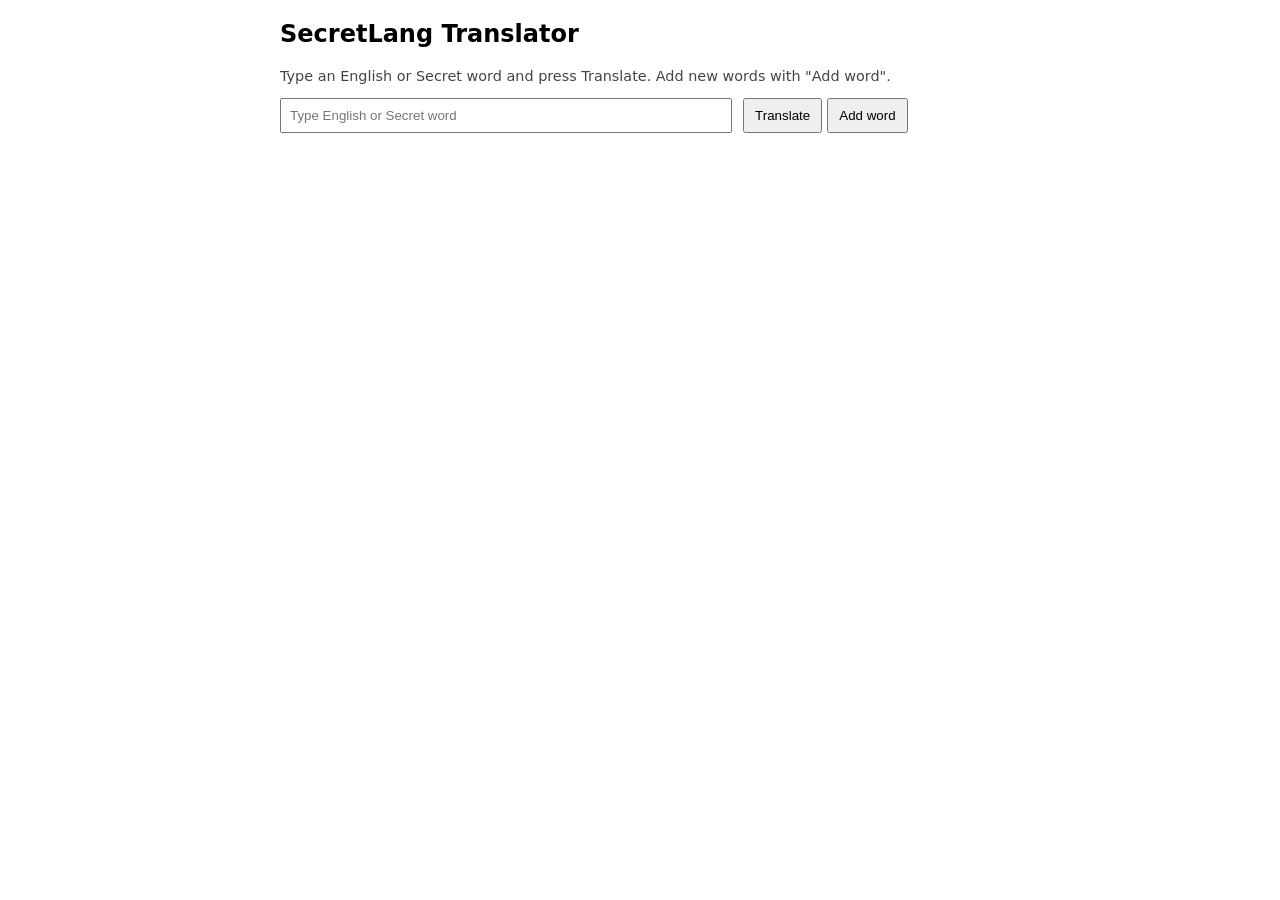
<file: other.htm>
<!doctype html>
<html>
<head>
  <meta charset="utf-8">
  <title>SecretLang Translator</title>
  <meta name="viewport" content="width=device-width,initial-scale=1">
  <style>
    body { font-family: system-ui, Arial; max-width:720px; margin:20px auto; padding:0 12px; }
    input { padding:8px; width:60%; margin-right:6px; }
    button { padding:8px 10px; }
    .small { font-size:0.9rem; color:#444; margin-top:8px; }
    #result { margin-top:12px; white-space:pre-wrap; }
    #addForm { margin-top:12px; }
  </style>
</head>
<body>
  <h2>SecretLang Translator</h2>
  <p class="small">Type an English or Secret word and press Translate. Add new words with "Add word".</p>

  <input id="inputWord" placeholder="Type English or Secret word">
  <button id="translateBtn">Translate</button>
  <button id="showAdd">Add word</button>

  <div id="result"></div>

  <div id="addForm" style="display:none">
    <h4>Add a new word</h4>
    <input id="eng" placeholder="English word">
    <input id="sec" placeholder="Secret word">
    <button id="saveBtn">Save</button>
  </div>

<script>
(function(){
  let dict = {};
  let rev = {};

  // fetch external JSON dictionary
  fetch('dictionary.json')
    .then(resp => resp.json())
    .then(data => {
      dict = data;
      buildReverse();
    })
    .catch(err => console.error("Failed to load dictionary:", err));

  function buildReverse() {
    rev = {};
    for (const k of Object.keys(dict)) rev[dict[k].toLowerCase()] = k;
  }

  function save() {
    localStorage.setItem('secretDict_v1', JSON.stringify(dict));
    buildReverse();
  }

  function translateWord(w) {
    const s = (w||"").trim().toLowerCase();
    if(!s) return "Type a word to translate.";
    if(dict[s]) return s + " → " + dict[s];
    if(rev[s]) return s + " → " + rev[s];
    // substring matches
    const engMatches = Object.keys(dict).filter(k => k.includes(s));
    const secMatches = Object.keys(rev).filter(k => k.includes(s));
    let out = "";
    if(engMatches.length) out += "English matches:\n" + engMatches.map(k => k + " → " + dict[k]).join("\n");
    if(secMatches.length) out += (out ? "\n\n" : "") + "Secret matches:\n" + secMatches.map(k => k + " → " + rev[k]).join("\n");
    if(!out) out = "No match found. You can add the word with 'Add word'.";
    return out;
  }

  document.addEventListener('DOMContentLoaded', ()=>{
    const input = document.getElementById('inputWord');
    const result = document.getElementById('result');

    document.getElementById('translateBtn').addEventListener('click', ()=>{
      result.textContent = translateWord(input.value);
    });

    document.getElementById('showAdd').addEventListener('click', ()=>{
      const form = document.getElementById('addForm');
      form.style.display = form.style.display === 'none' ? 'block' : 'none';
    });

    document.getElementById('saveBtn').addEventListener('click', ()=>{
      const e = document.getElementById('eng').value.trim().toLowerCase();
      const s = document.getElementById('sec').value.trim();
      if(!e || !s){ alert('Fill both English and Secret'); return; }
      dict[e] = s;
      save();
      document.getElementById('eng').value = '';
      document.getElementById('sec').value = '';
      document.getElementById('addForm').style.display = 'none';
      result.textContent = 'Saved: ' + e + ' → ' + s;
    });

    // allow Enter key in input to translate
    input.addEventListener('keydown', (ev) => {
      if(ev.key === 'Enter') document.getElementById('translateBtn').click();
    });

    // load saved words from localStorage if any
    const savedDict = localStorage.getItem('secretDict_v1');
    if(savedDict) {
      dict = JSON.parse(savedDict);
      buildReverse();
    }
  });
})();
</script>
</body>
</html>
</file>
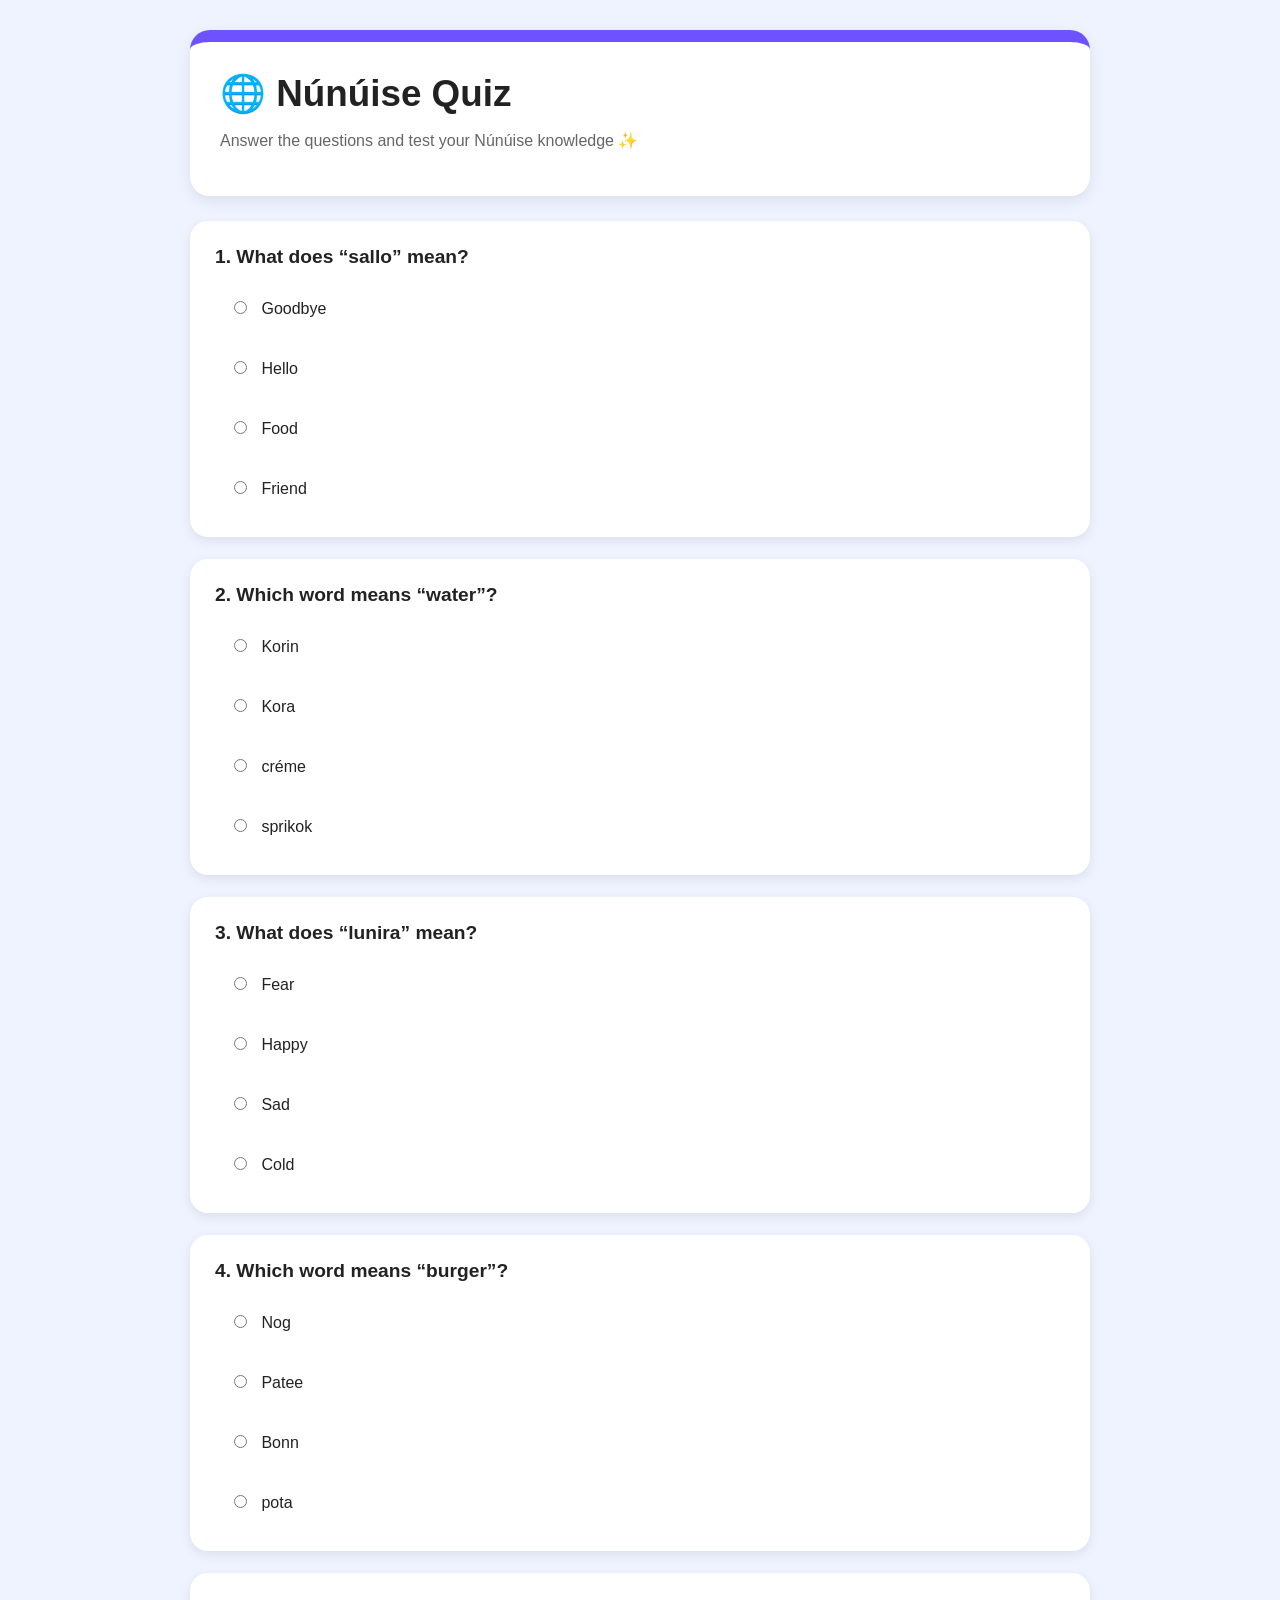
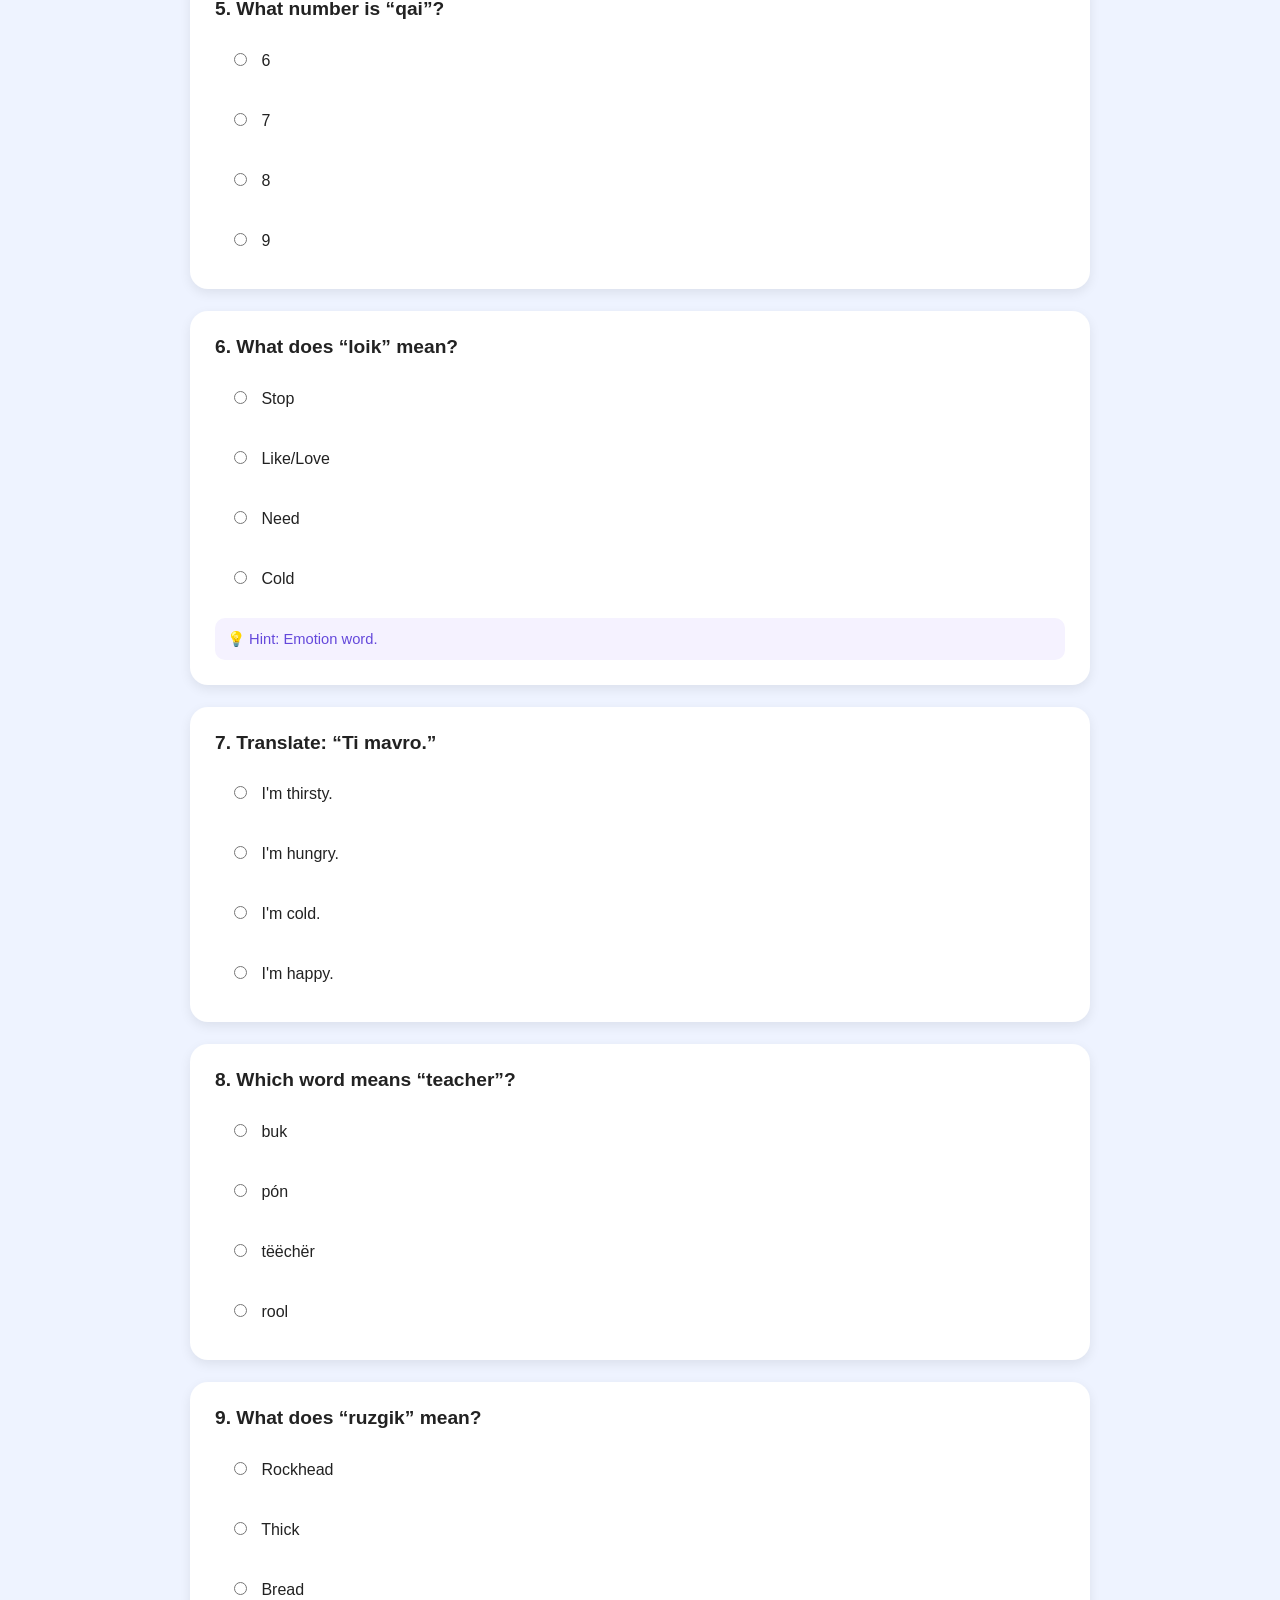
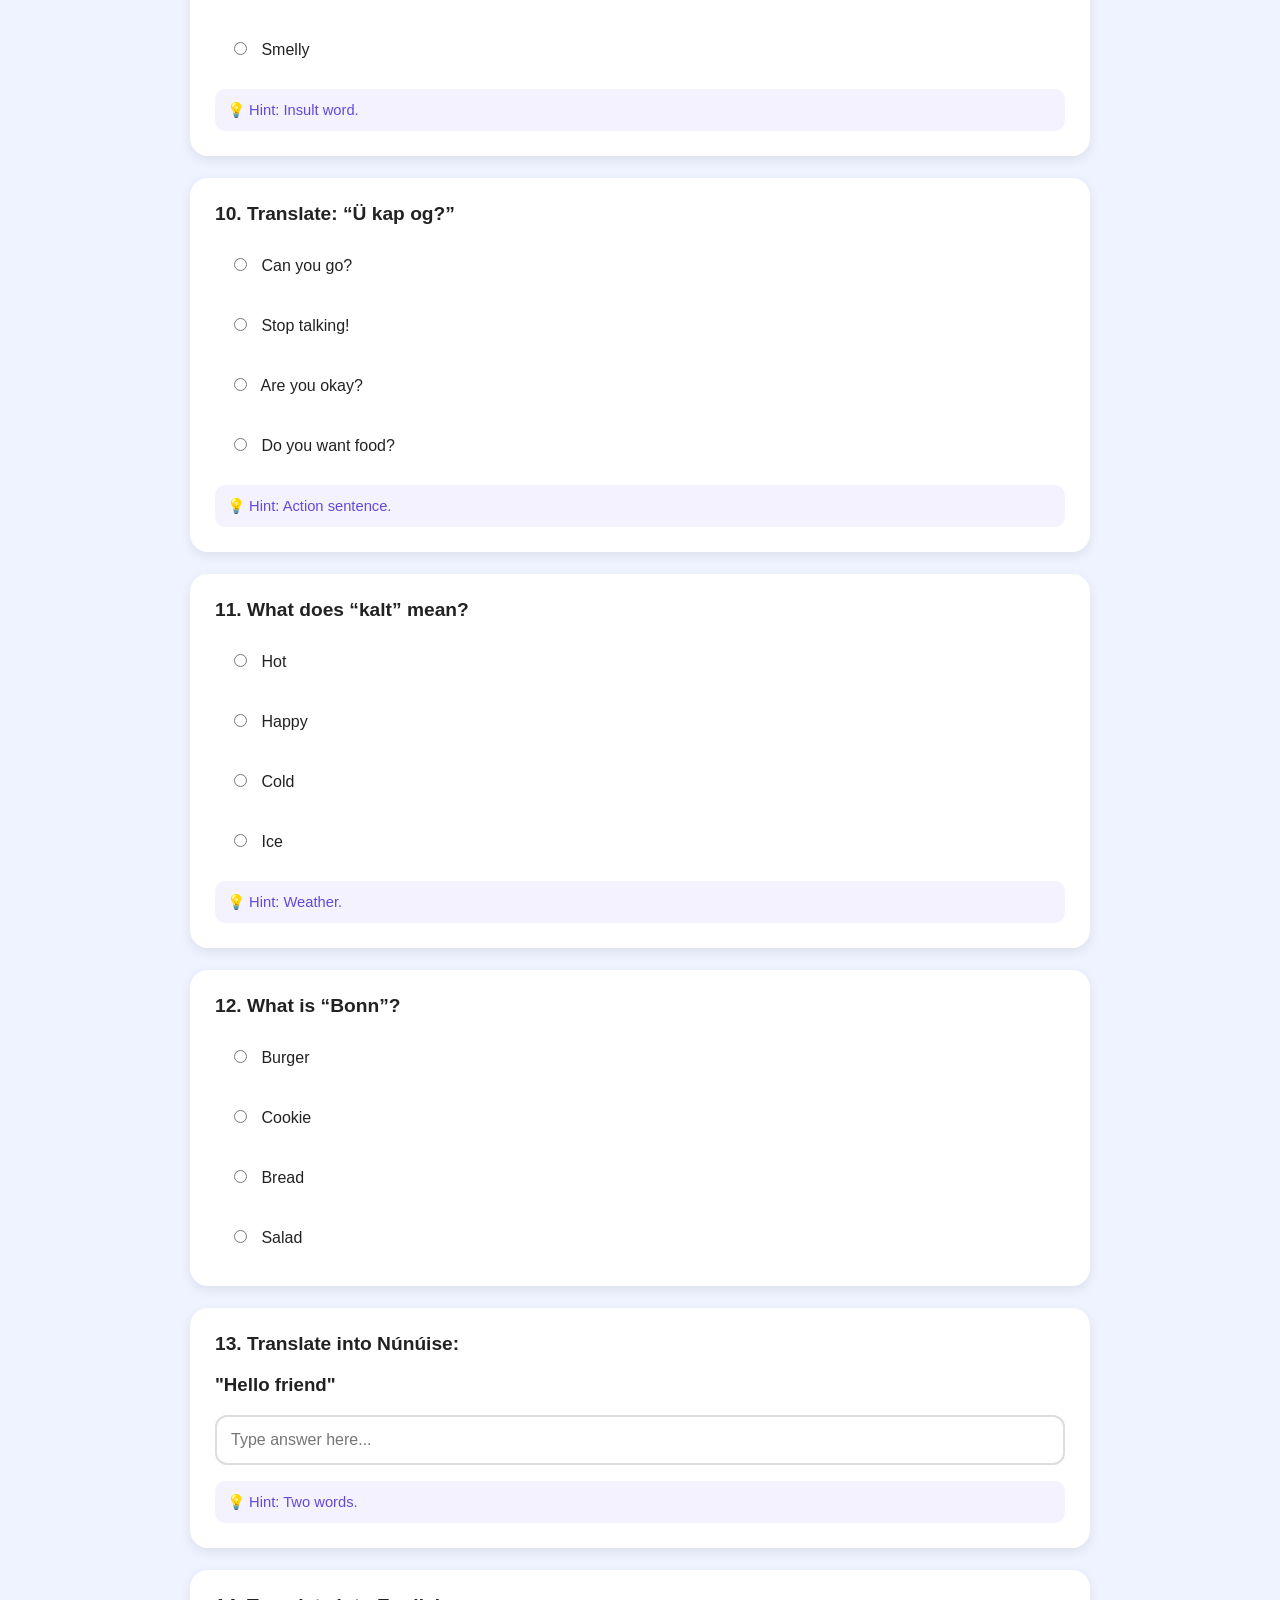
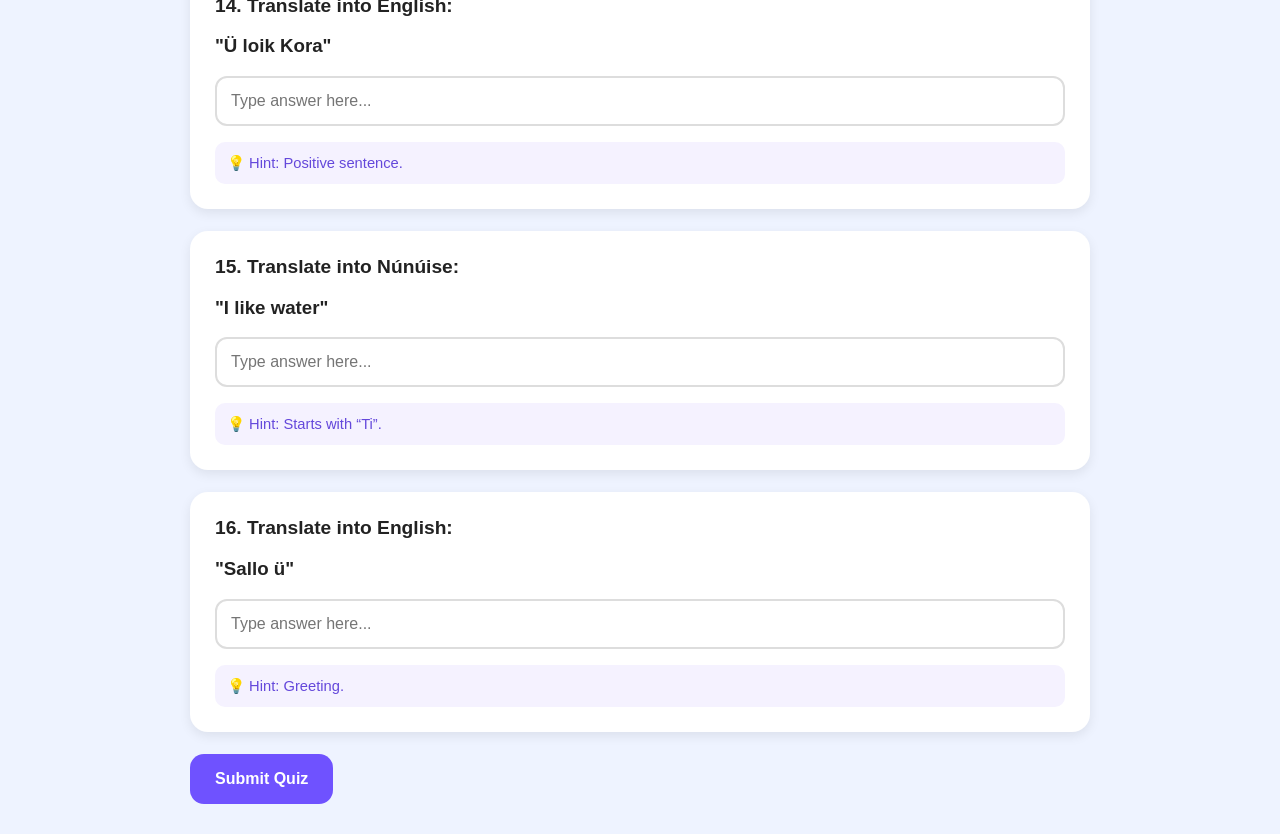
<file: quiz.html>
<!DOCTYPE html>
<html lang="en">
<head>
<meta charset="UTF-8">
<meta name="viewport" content="width=device-width, initial-scale=1.0">

<title>Núnúise Quiz</title>

<style>

*{
    box-sizing:border-box;
    font-family:Arial, Helvetica, sans-serif;
}

body{
    margin:0;
    background:#eef3ff;
    padding:30px 15px;
    color:#222;
}

.container{
    max-width:900px;
    margin:auto;
}

.header{
    background:white;
    border-top:12px solid #6f52ff;
    padding:30px;
    border-radius:20px;
    margin-bottom:25px;
    box-shadow:0 5px 15px rgba(0,0,0,0.08);
}

.header h1{
    margin:0;
    font-size:2.3rem;
}

.header p{
    color:#666;
}

.question{
    background:white;
    padding:25px;
    border-radius:18px;
    margin-bottom:22px;
    box-shadow:0 4px 12px rgba(0,0,0,0.08);
}

.question h2{
    margin-top:0;
    font-size:1.2rem;
}

label{
    display:block;
    margin-top:12px;
    padding:12px;
    border-radius:10px;
    cursor:pointer;
    transition:0.2s;
    border:2px solid transparent;
}

label:hover{
    background:#f6f6f6;
}

input[type="radio"]{
    margin-right:10px;
}

.hint{
    margin-top:16px;
    background:#f5f2ff;
    color:#6448db;
    padding:12px;
    border-radius:10px;
    font-size:0.92rem;
}

.translation{
    margin-top:15px;
}

.translation input{
    width:100%;
    padding:14px;
    border-radius:12px;
    border:2px solid #ddd;
    font-size:1rem;
}

.correct{
    background:#ebfff1 !important;
    border-color:#3abf67 !important;
}

.wrong{
    background:#fff1f1 !important;
    border-color:#ff5d5d !important;
}

.correct-answer{
    margin-top:10px;
    color:#28a353;
    font-weight:bold;
}

.wrong-answer{
    margin-top:10px;
    color:#d43636;
    font-weight:bold;
}

button{
    border:none;
    background:#6f52ff;
    color:white;
    padding:16px 25px;
    border-radius:14px;
    font-size:1rem;
    cursor:pointer;
    font-weight:bold;
    transition:0.2s;
}

button:hover{
    background:#5b40e6;
}

#result{
    margin-top:30px;
    background:white;
    padding:30px;
    border-radius:18px;
    box-shadow:0 5px 15px rgba(0,0,0,0.08);
    display:none;
}

.score{
    font-size:2rem;
    color:#6f52ff;
    font-weight:bold;
}

.grade{
    margin-top:12px;
    font-size:1.2rem;
}

</style>
</head>
<body>

<div class="container">

<div class="header">
    <h1>🌐 Núnúise Quiz</h1>
    <p>Answer the questions and test your Núnúise knowledge ✨</p>
</div>

<form id="quizForm">

<!-- Q1 -->
<div class="question">
    <h2>1. What does “sallo” mean?</h2>

    <label><input type="radio" name="q1" value="0"> Goodbye</label>
    <label data-correct="true"><input type="radio" name="q1" value="1"> Hello</label>
    <label><input type="radio" name="q1" value="0"> Food</label>
    <label><input type="radio" name="q1" value="0"> Friend</label>
</div>

<!-- Q2 -->
<div class="question">
    <h2>2. Which word means “water”?</h2>

    <label data-correct="true"><input type="radio" name="q2" value="1"> Korin</label>
    <label><input type="radio" name="q2" value="0"> Kora</label>
    <label><input type="radio" name="q2" value="0"> créme</label>
    <label><input type="radio" name="q2" value="0"> sprikok</label>
</div>

<!-- Q3 -->
<div class="question">
    <h2>3. What does “lunira” mean?</h2>

    <label><input type="radio" name="q3" value="0"> Fear</label>
    <label data-correct="true"><input type="radio" name="q3" value="1"> Happy</label>
    <label><input type="radio" name="q3" value="0"> Sad</label>
    <label><input type="radio" name="q3" value="0"> Cold</label>
</div>

<!-- Q4 -->
<div class="question">
    <h2>4. Which word means “burger”?</h2>

    <label><input type="radio" name="q4" value="0"> Nog</label>
    <label data-correct="true"><input type="radio" name="q4" value="1"> Patee</label>
    <label><input type="radio" name="q4" value="0"> Bonn</label>
    <label><input type="radio" name="q4" value="0"> pota</label>
</div>

<!-- Q5 -->
<div class="question">
    <h2>5. What number is “qai”?</h2>

    <label><input type="radio" name="q5" value="0"> 6</label>
    <label><input type="radio" name="q5" value="0"> 7</label>
    <label data-correct="true"><input type="radio" name="q5" value="1"> 8</label>
    <label><input type="radio" name="q5" value="0"> 9</label>
</div>

<!-- Q6 -->
<div class="question">
    <h2>6. What does “loik” mean?</h2>

    <label><input type="radio" name="q6" value="0"> Stop</label>
    <label data-correct="true"><input type="radio" name="q6" value="1"> Like/Love</label>
    <label><input type="radio" name="q6" value="0"> Need</label>
    <label><input type="radio" name="q6" value="0"> Cold</label>

    <div class="hint">💡 Hint: Emotion word.</div>
</div>

<!-- Q7 -->
<div class="question">
    <h2>7. Translate: “Ti mavro.”</h2>

    <label><input type="radio" name="q7" value="0"> I'm thirsty.</label>
    <label data-correct="true"><input type="radio" name="q7" value="1"> I'm hungry.</label>
    <label><input type="radio" name="q7" value="0"> I'm cold.</label>
    <label><input type="radio" name="q7" value="0"> I'm happy.</label>
</div>

<!-- Q8 -->
<div class="question">
    <h2>8. Which word means “teacher”?</h2>

    <label><input type="radio" name="q8" value="0"> buk</label>
    <label><input type="radio" name="q8" value="0"> pón</label>
    <label data-correct="true"><input type="radio" name="q8" value="1"> tëëchër</label>
    <label><input type="radio" name="q8" value="0"> rool</label>
</div>

<!-- Q9 -->
<div class="question">
    <h2>9. What does “ruzgik” mean?</h2>

    <label data-correct="true"><input type="radio" name="q9" value="1"> Rockhead</label>
    <label><input type="radio" name="q9" value="0"> Thick</label>
    <label><input type="radio" name="q9" value="0"> Bread</label>
    <label><input type="radio" name="q9" value="0"> Smelly</label>

    <div class="hint">💡 Hint: Insult word.</div>
</div>

<!-- Q10 -->
<div class="question">
    <h2>10. Translate: “Ü kap og?”</h2>

    <label data-correct="true"><input type="radio" name="q10" value="1"> Can you go?</label>
    <label><input type="radio" name="q10" value="0"> Stop talking!</label>
    <label><input type="radio" name="q10" value="0"> Are you okay?</label>
    <label><input type="radio" name="q10" value="0"> Do you want food?</label>

    <div class="hint">💡 Hint: Action sentence.</div>
</div>

<!-- Q11 -->
<div class="question">
    <h2>11. What does “kalt” mean?</h2>

    <label><input type="radio" name="q11" value="0"> Hot</label>
    <label><input type="radio" name="q11" value="0"> Happy</label>
    <label data-correct="true"><input type="radio" name="q11" value="1"> Cold</label>
    <label><input type="radio" name="q11" value="0"> Ice</label>

    <div class="hint">💡 Hint: Weather.</div>
</div>

<!-- Q12 -->
<div class="question">
    <h2>12. What is “Bonn”?</h2>

    <label><input type="radio" name="q12" value="0"> Burger</label>
    <label><input type="radio" name="q12" value="0"> Cookie</label>
    <label data-correct="true"><input type="radio" name="q12" value="1"> Bread</label>
    <label><input type="radio" name="q12" value="0"> Salad</label>
</div>

<!-- Q13 -->
<div class="question">
    <h2>13. Translate into Núnúise:</h2>
    <h3>"Hello friend"</h3>

    <div class="translation">
        <input type="text" id="translate1" placeholder="Type answer here...">
    </div>

    <div class="hint">💡 Hint: Two words.</div>
</div>

<!-- Q14 -->
<div class="question">
    <h2>14. Translate into English:</h2>
    <h3>"Ü loik Kora"</h3>

    <div class="translation">
        <input type="text" id="translate2" placeholder="Type answer here...">
    </div>

    <div class="hint">💡 Hint: Positive sentence.</div>
</div>

<!-- Q15 -->
<div class="question">
    <h2>15. Translate into Núnúise:</h2>
    <h3>"I like water"</h3>

    <div class="translation">
        <input type="text" id="translate3" placeholder="Type answer here...">
    </div>

    <div class="hint">💡 Hint: Starts with “Ti”.</div>
</div>

<!-- Q16 -->
<div class="question">
    <h2>16. Translate into English:</h2>
    <h3>"Sallo ü"</h3>

    <div class="translation">
        <input type="text" id="translate4" placeholder="Type answer here...">
    </div>

    <div class="hint">💡 Hint: Greeting.</div>
</div>

<button type="button" onclick="checkQuiz()">Submit Quiz</button>

</form>

<div id="result">
    <div class="score" id="scoreText"></div>
    <div class="grade" id="gradeText"></div>
</div>

</div>

<script>

function normalize(str){
    return str
    .toLowerCase()
    .normalize("NFD")
    .replace(/[\u0300-\u036f]/g, "")
    .replace(/[^\w\s]/g, "")
    .trim();
}

function checkQuiz(){

    let score = 0;
    let total = 16;

    document.querySelectorAll(".correct-answer, .wrong-answer").forEach(el => el.remove());

    const radios = document.querySelectorAll("input[type='radio']:checked");

    radios.forEach(radio => {

        if(radio.value === "1"){
            score++;
            radio.parentElement.classList.add("correct");
        } else {

            radio.parentElement.classList.add("wrong");

            const correct = radio.closest(".question").querySelector("[data-correct='true']");

            correct.classList.add("correct");

            const msg = document.createElement("div");
            msg.className = "wrong-answer";
            msg.innerHTML = "✖ Correct answer: " + correct.innerText.trim();

            radio.closest(".question").appendChild(msg);
        }
    });

    // TRANSLATION 1
    const t1 = normalize(document.getElementById("translate1").value);

    if(
        t1 === "sallo mira" ||
        t1 === "ollo mira"
    ){
        score++;
        document.getElementById("translate1").classList.add("correct");
    } else {

        document.getElementById("translate1").classList.add("wrong");

        const div = document.createElement("div");
        div.className = "wrong-answer";
        div.innerHTML = "✖ Correct answer: sallo mira";

        document.getElementById("translate1").parentElement.appendChild(div);
    }

    // TRANSLATION 2
    const t2 = normalize(document.getElementById("translate2").value);

    if(
        t2 === "you like food" ||
        t2 === "you love food"
    ){
        score++;
        document.getElementById("translate2").classList.add("correct");
    } else {

        document.getElementById("translate2").classList.add("wrong");

        const div = document.createElement("div");
        div.className = "wrong-answer";
        div.innerHTML = "✖ Correct answer: You like food";

        document.getElementById("translate2").parentElement.appendChild(div);
    }

    // TRANSLATION 3
    const t3 = normalize(document.getElementById("translate3").value);

    if(
        t3 === "ti loik korin"
    ){
        score++;
        document.getElementById("translate3").classList.add("correct");
    } else {

        document.getElementById("translate3").classList.add("wrong");

        const div = document.createElement("div");
        div.className = "wrong-answer";
        div.innerHTML = "✖ Correct answer: Ti loik Korin";

        document.getElementById("translate3").parentElement.appendChild(div);
    }

    // TRANSLATION 4
    const t4 = normalize(document.getElementById("translate4").value);

    if(
        t4 === "hello you" ||
        t4 === "hi you"
    ){
        score++;
        document.getElementById("translate4").classList.add("correct");
    } else {

        document.getElementById("translate4").classList.add("wrong");

        const div = document.createElement("div");
        div.className = "wrong-answer";
        div.innerHTML = "✖ Correct answer: Hello you";

        document.getElementById("translate4").parentElement.appendChild(div);
    }

    const result = document.getElementById("result");
    const scoreText = document.getElementById("scoreText");
    const gradeText = document.getElementById("gradeText");

    scoreText.innerHTML = `✨ You got ${score}/${total}!`;

    let grade = "";

    if(score <= 4){
        grade = "🌱 Beginner Speaker";
    }
    else if(score <= 8){
        grade = "👀 Pretty Fay";
    }
    else if(score <= 12){
        grade = "⭐ Certified Mira";
    }
    else{
        grade = "🔥 MASTER OF NÚNÚISE";
    }

    gradeText.innerHTML = grade;

    result.style.display = "block";

    window.scrollTo({
        top: document.body.scrollHeight,
        behavior: "smooth"
    });
}

</script>

</body>
</html>
</file>
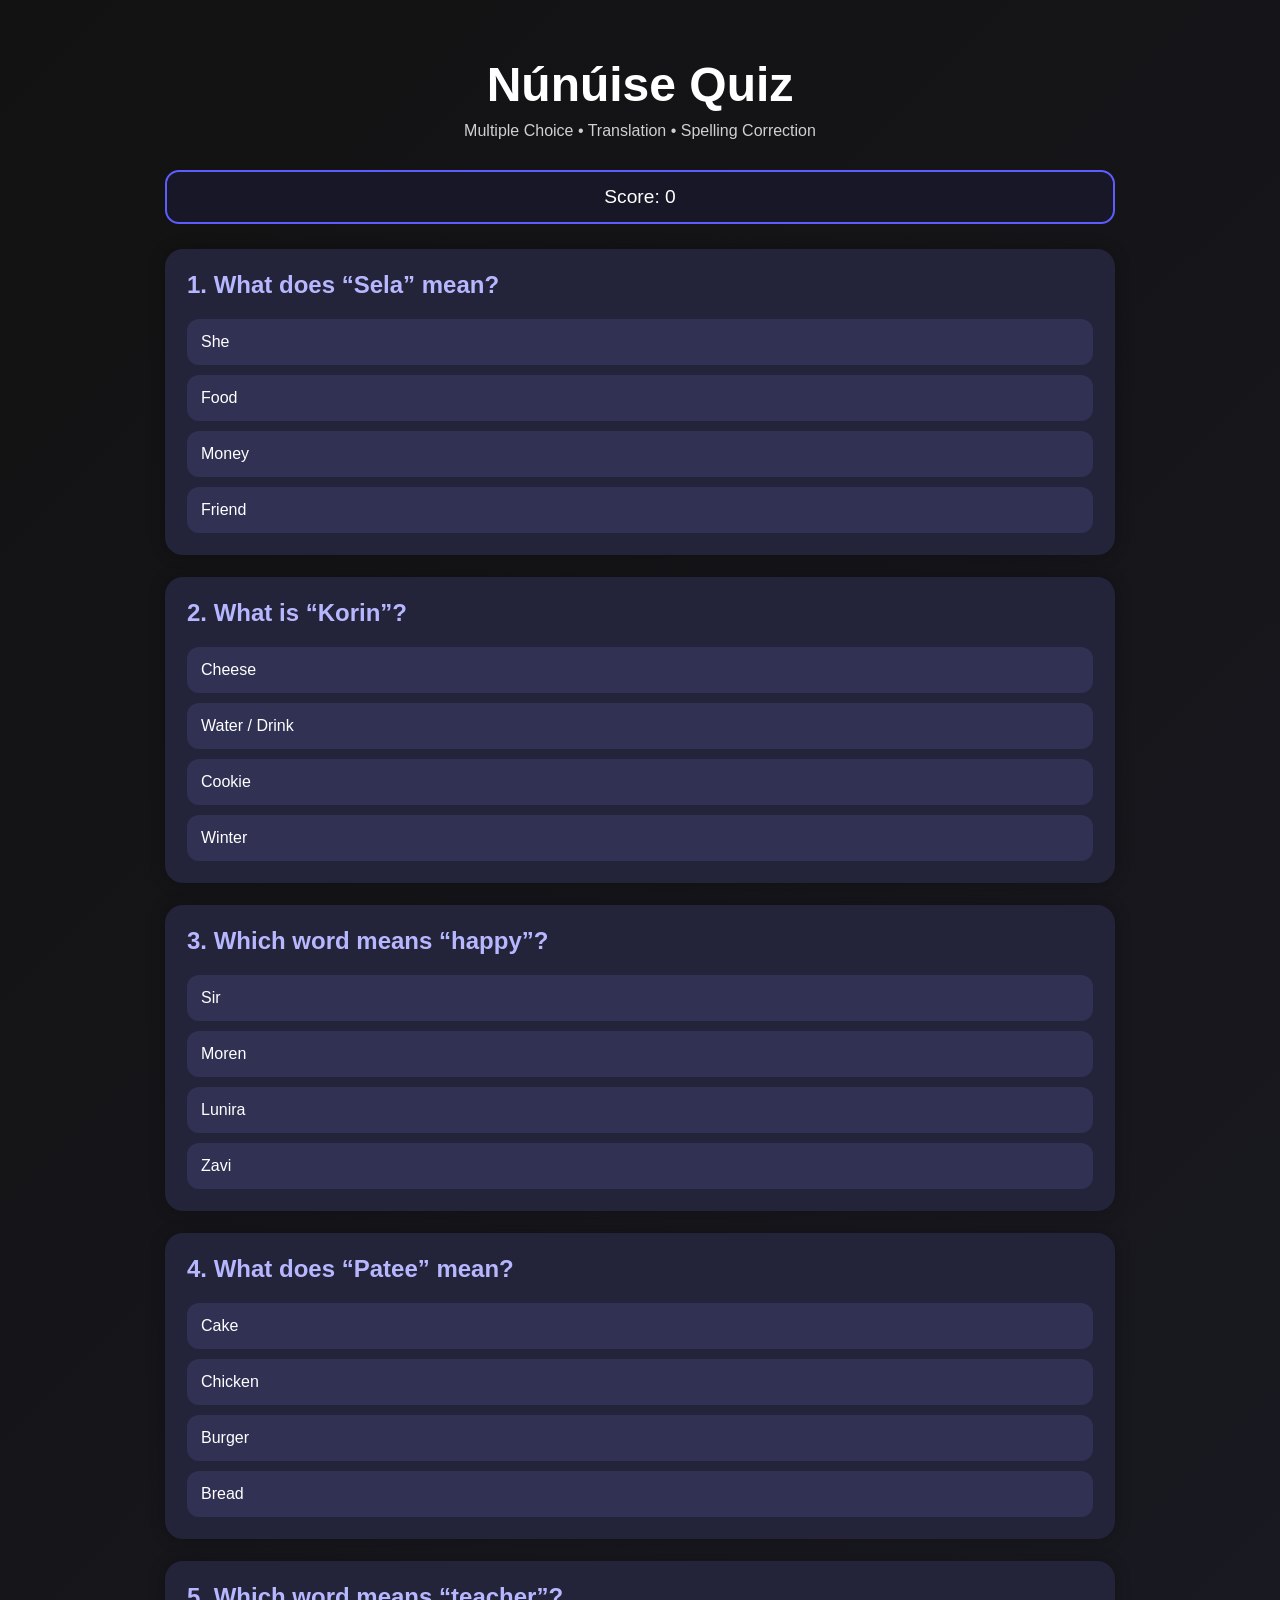
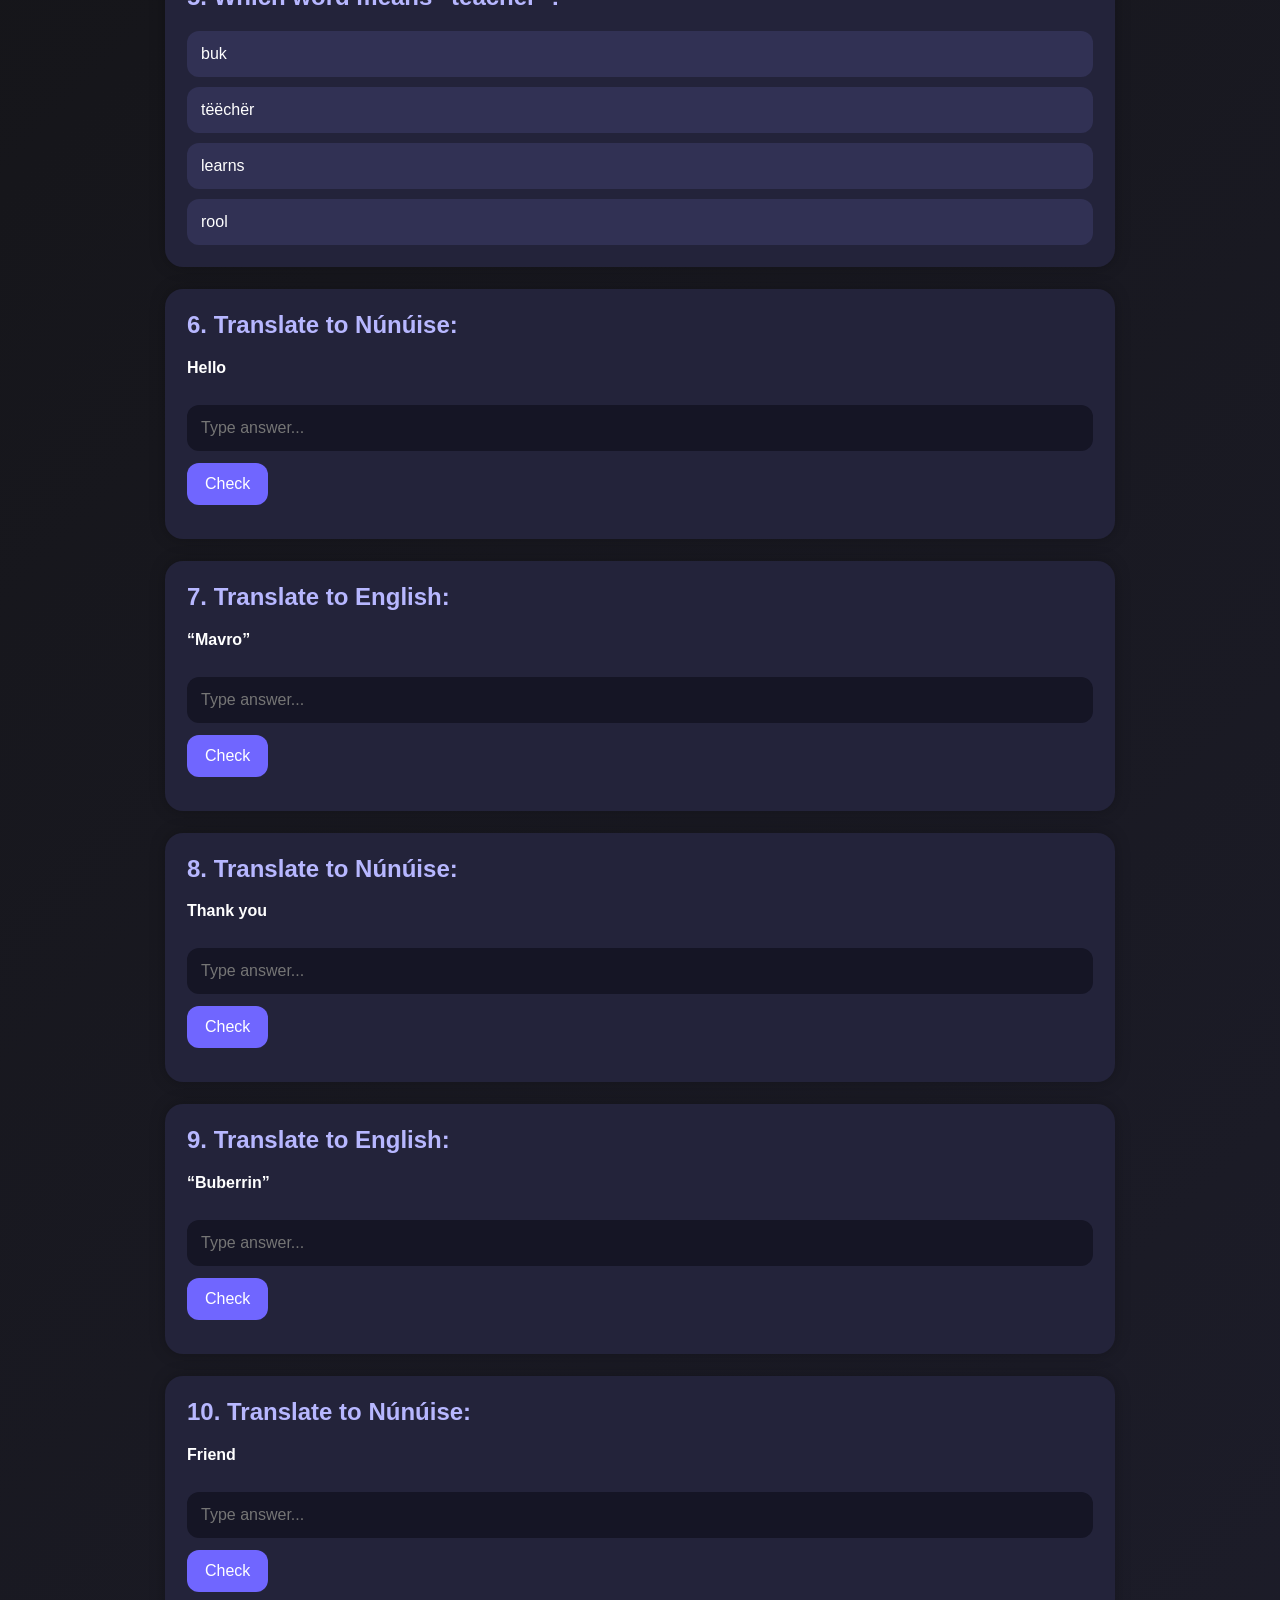
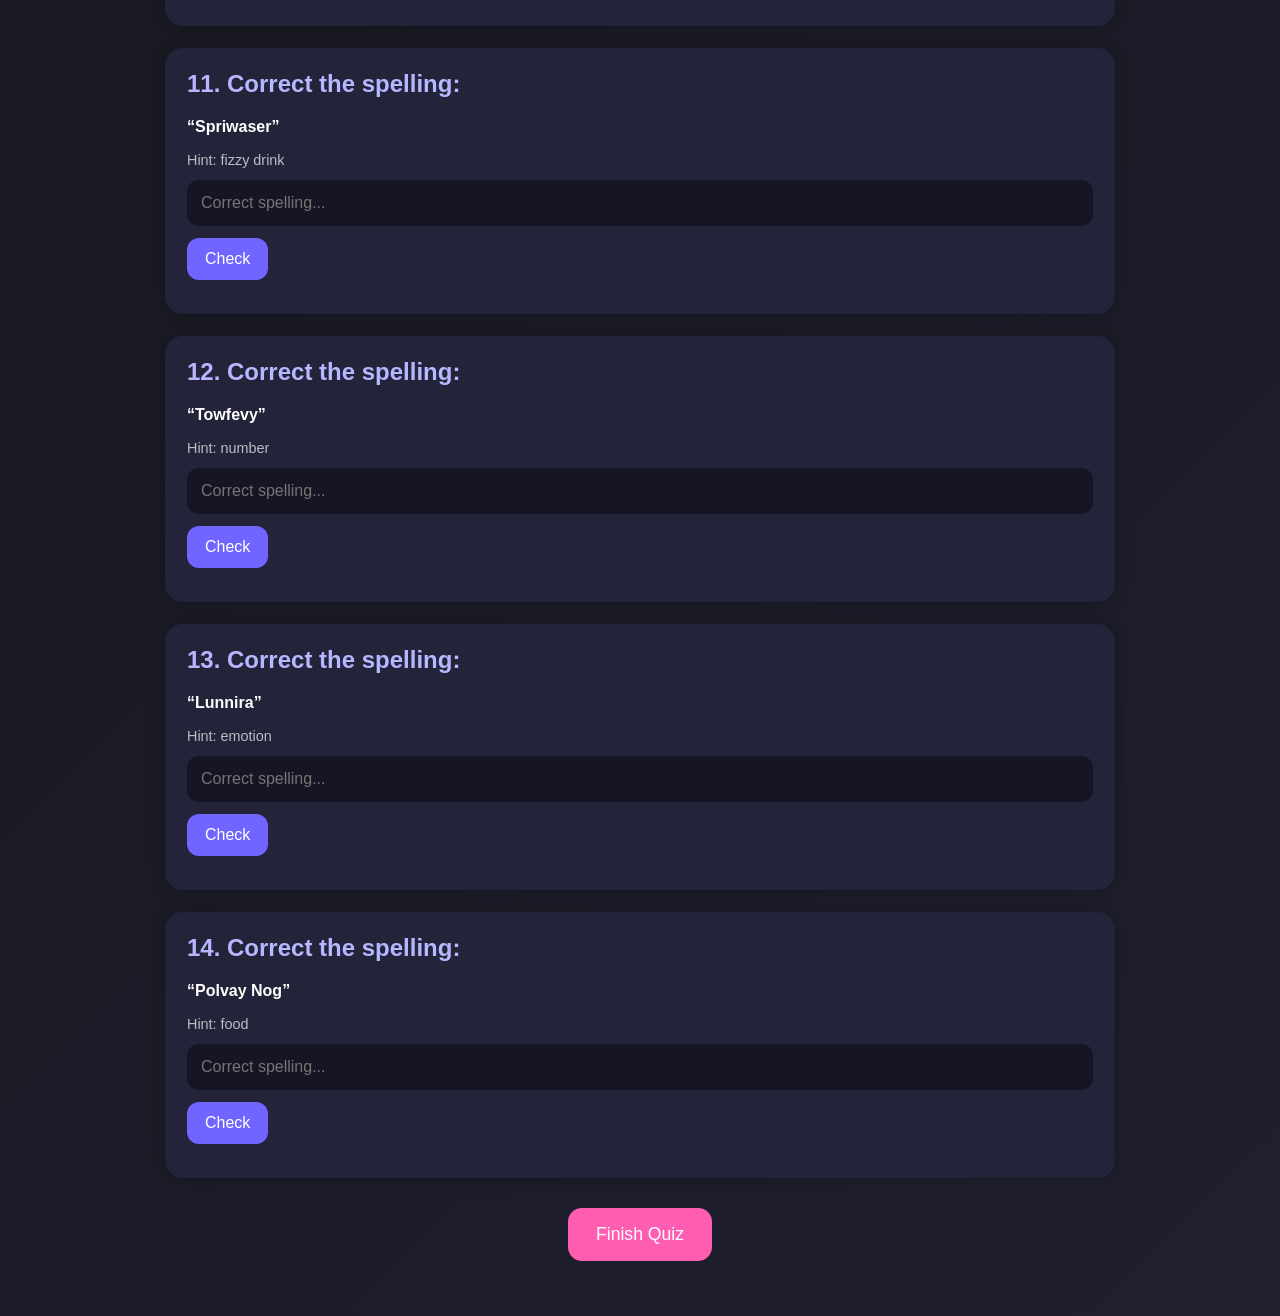
<file: quiz2.html>
<!DOCTYPE html>
<html lang="en">
<head>
<meta charset="UTF-8" />
<meta name="viewport" content="width=device-width, initial-scale=1.0"/>
<title>Núnúise Quiz</title>

<style>
    *{
        box-sizing:border-box;
        font-family:Arial, Helvetica, sans-serif;
    }

    body{
        margin:0;
        background:linear-gradient(135deg,#121212,#1f1f2f);
        color:white;
        padding:25px;
    }

    h1{
        text-align:center;
        margin-bottom:10px;
        font-size:3rem;
    }

    .subtitle{
        text-align:center;
        opacity:0.8;
        margin-bottom:30px;
    }

    .quiz-container{
        max-width:950px;
        margin:auto;
    }

    .question{
        background:#23233a;
        padding:22px;
        margin-bottom:22px;
        border-radius:18px;
        box-shadow:0 0 15px rgba(0,0,0,0.25);
    }

    .question h2{
        margin-top:0;
        color:#b7b7ff;
    }

    .options{
        display:flex;
        flex-direction:column;
        gap:10px;
        margin-top:15px;
    }

    button.option-btn{
        background:#313154;
        border:none;
        color:white;
        padding:14px;
        border-radius:12px;
        cursor:pointer;
        transition:0.2s;
        text-align:left;
        font-size:1rem;
    }

    button.option-btn:hover{
        transform:scale(1.02);
        background:#444470;
    }

    .correct{
        background:#1e7d45 !important;
    }

    .wrong{
        background:#9c2d2d !important;
    }

    input[type="text"]{
        width:100%;
        padding:14px;
        border:none;
        border-radius:12px;
        margin-top:12px;
        font-size:1rem;
        background:#151525;
        color:white;
    }

    .check-btn{
        margin-top:12px;
        background:#7066ff;
        border:none;
        color:white;
        padding:12px 18px;
        border-radius:12px;
        cursor:pointer;
        font-size:1rem;
    }

    .check-btn:hover{
        background:#8d84ff;
    }

    .result{
        margin-top:12px;
        font-weight:bold;
    }

    .score-box{
        position:sticky;
        top:15px;
        z-index:999;
        background:#171727;
        padding:14px;
        border-radius:14px;
        margin-bottom:25px;
        text-align:center;
        font-size:1.2rem;
        border:2px solid #5d5dff;
    }

    .final-message{
        margin-top:30px;
        text-align:center;
        font-size:1.5rem;
        display:none;
    }

    .finish-btn{
        display:block;
        margin:30px auto;
        padding:16px 28px;
        border:none;
        border-radius:14px;
        background:#ff5db1;
        color:white;
        font-size:1.1rem;
        cursor:pointer;
    }

    .finish-btn:hover{
        background:#ff7fc2;
    }

    .tiny{
        opacity:0.7;
        font-size:0.9rem;
        margin-top:6px;
    }
</style>
</head>
<body>

<div class="quiz-container">

    <h1>Núnúise Quiz</h1>
    <div class="subtitle">
        Multiple Choice • Translation • Spelling Correction
    </div>

    <div class="score-box">
        Score: <span id="score">0</span>
    </div>

    <!-- MULTIPLE CHOICE -->

    <div class="question">
        <h2>1. What does “Sela” mean?</h2>

        <div class="options">
            <button class="option-btn" data-correct="true">She</button>
            <button class="option-btn">Food</button>
            <button class="option-btn">Money</button>
            <button class="option-btn">Friend</button>
        </div>
    </div>

    <div class="question">
        <h2>2. What is “Korin”?</h2>

        <div class="options">
            <button class="option-btn">Cheese</button>
            <button class="option-btn" data-correct="true">Water / Drink</button>
            <button class="option-btn">Cookie</button>
            <button class="option-btn">Winter</button>
        </div>
    </div>

    <div class="question">
        <h2>3. Which word means “happy”?</h2>

        <div class="options">
            <button class="option-btn">Sir</button>
            <button class="option-btn">Moren</button>
            <button class="option-btn" data-correct="true">Lunira</button>
            <button class="option-btn">Zavi</button>
        </div>
    </div>

    <div class="question">
        <h2>4. What does “Patee” mean?</h2>

        <div class="options">
            <button class="option-btn">Cake</button>
            <button class="option-btn">Chicken</button>
            <button class="option-btn" data-correct="true">Burger</button>
            <button class="option-btn">Bread</button>
        </div>
    </div>

    <div class="question">
        <h2>5. Which word means “teacher”?</h2>

        <div class="options">
            <button class="option-btn">buk</button>
            <button class="option-btn" data-correct="true">tëëchër</button>
            <button class="option-btn">learns</button>
            <button class="option-btn">rool</button>
        </div>
    </div>

    <!-- TRANSLATION -->

    <div class="question">
        <h2>6. Translate to Núnúise:</h2>
        <p><strong>Hello</strong></p>

        <input type="text" id="t1" placeholder="Type answer...">
        <button class="check-btn" onclick="checkTranslation('t1',['sallo'])">Check</button>

        <div class="result" id="r-t1"></div>
    </div>

    <div class="question">
        <h2>7. Translate to English:</h2>
        <p><strong>“Mavro”</strong></p>

        <input type="text" id="t2" placeholder="Type answer...">
        <button class="check-btn" onclick="checkTranslation('t2',['hungry'])">Check</button>

        <div class="result" id="r-t2"></div>
    </div>

    <div class="question">
        <h2>8. Translate to Núnúise:</h2>
        <p><strong>Thank you</strong></p>

        <input type="text" id="t3" placeholder="Type answer...">
        <button class="check-btn" onclick="checkTranslation('t3',['taren'])">Check</button>

        <div class="result" id="r-t3"></div>
    </div>

    <div class="question">
        <h2>9. Translate to English:</h2>
        <p><strong>“Buberrin”</strong></p>

        <input type="text" id="t4" placeholder="Type answer...">
        <button class="check-btn" onclick="checkTranslation('t4',['blueberry'])">Check</button>

        <div class="result" id="r-t4"></div>
    </div>

    <div class="question">
        <h2>10. Translate to Núnúise:</h2>
        <p><strong>Friend</strong></p>

        <input type="text" id="t5" placeholder="Type answer...">
        <button class="check-btn" onclick="checkTranslation('t5',['mira'])">Check</button>

        <div class="result" id="r-t5"></div>
    </div>

    <!-- SPELLING CORRECTION -->

    <div class="question">
        <h2>11. Correct the spelling:</h2>
        <p><strong>“Spriwaser”</strong></p>
        <div class="tiny">Hint: fizzy drink</div>

        <input type="text" id="s1" placeholder="Correct spelling...">
        <button class="check-btn" onclick="checkTranslation('s1',['spriwasser'])">Check</button>

        <div class="result" id="r-s1"></div>
    </div>

    <div class="question">
        <h2>12. Correct the spelling:</h2>
        <p><strong>“Towfevy”</strong></p>
        <div class="tiny">Hint: number</div>

        <input type="text" id="s2" placeholder="Correct spelling...">
        <button class="check-btn" onclick="checkTranslation('s2',['towfevi'])">Check</button>

        <div class="result" id="r-s2"></div>
    </div>

    <div class="question">
        <h2>13. Correct the spelling:</h2>
        <p><strong>“Lunnira”</strong></p>
        <div class="tiny">Hint: emotion</div>

        <input type="text" id="s3" placeholder="Correct spelling...">
        <button class="check-btn" onclick="checkTranslation('s3',['lunira'])">Check</button>

        <div class="result" id="r-s3"></div>
    </div>

    <div class="question">
        <h2>14. Correct the spelling:</h2>
        <p><strong>“Polvay Nog”</strong></p>
        <div class="tiny">Hint: food</div>

        <input type="text" id="s4" placeholder="Correct spelling...">
        <button class="check-btn" onclick="checkTranslation('s4',['polvé nog'])">Check</button>

        <div class="result" id="r-s4"></div>
    </div>

    <button class="finish-btn" onclick="finishQuiz()">
        Finish Quiz
    </button>

    <div class="final-message" id="finalMessage"></div>

</div>

<script>
let score = 0;
let answeredButtons = new Set();
let answeredInputs = new Set();

function updateScore(){
    document.getElementById("score").innerText = score;
}

document.querySelectorAll(".option-btn").forEach(btn => {

    btn.addEventListener("click", () => {

        if(answeredButtons.has(btn.parentElement)){
            return;
        }

        answeredButtons.add(btn.parentElement);

        const buttons = btn.parentElement.querySelectorAll(".option-btn");

        buttons.forEach(b => {
            if(b.dataset.correct === "true"){
                b.classList.add("correct");
            }
        });

        if(btn.dataset.correct === "true"){
            score++;
            updateScore();
        } else {
            btn.classList.add("wrong");
        }

    });

});

function normalize(str){
    return str
        .toLowerCase()
        .normalize("NFD")
        .replace(/[\u0300-\u036f]/g, "")
        .trim();
}

function checkTranslation(inputId, answers){

    if(answeredInputs.has(inputId)){
        return;
    }

    const input = document.getElementById(inputId);
    const result = document.getElementById("r-" + inputId);

    const userAnswer = normalize(input.value);

    const correct = answers.some(ans => normalize(ans) === userAnswer);

    answeredInputs.add(inputId);

    if(correct){
        result.innerHTML = "✅ Correct!";
        result.style.color = "#7dff9c";
        score++;
    } else {
        result.innerHTML = "❌ Wrong! Correct answer: " + answers[0];
        result.style.color = "#ff8c8c";
    }

    updateScore();
}

function finishQuiz(){

    const total = 14;

    const percent = Math.round((score / total) * 100);

    let message = "";

    if(percent >= 90){
        message = "🌟 Núnúise Master!";
    } else if(percent >= 70){
        message = "🔥 Really good!";
    } else if(percent >= 50){
        message = "👍 Not bad!";
    } else {
        message = "📚 More practice needed!";
    }

    const final = document.getElementById("finalMessage");

    final.style.display = "block";

    final.innerHTML = `
        You got <strong>${score}/${total}</strong> (${percent}%)
        <br><br>
        ${message}
    `;
}
</script>

</body>
</html>
</file>
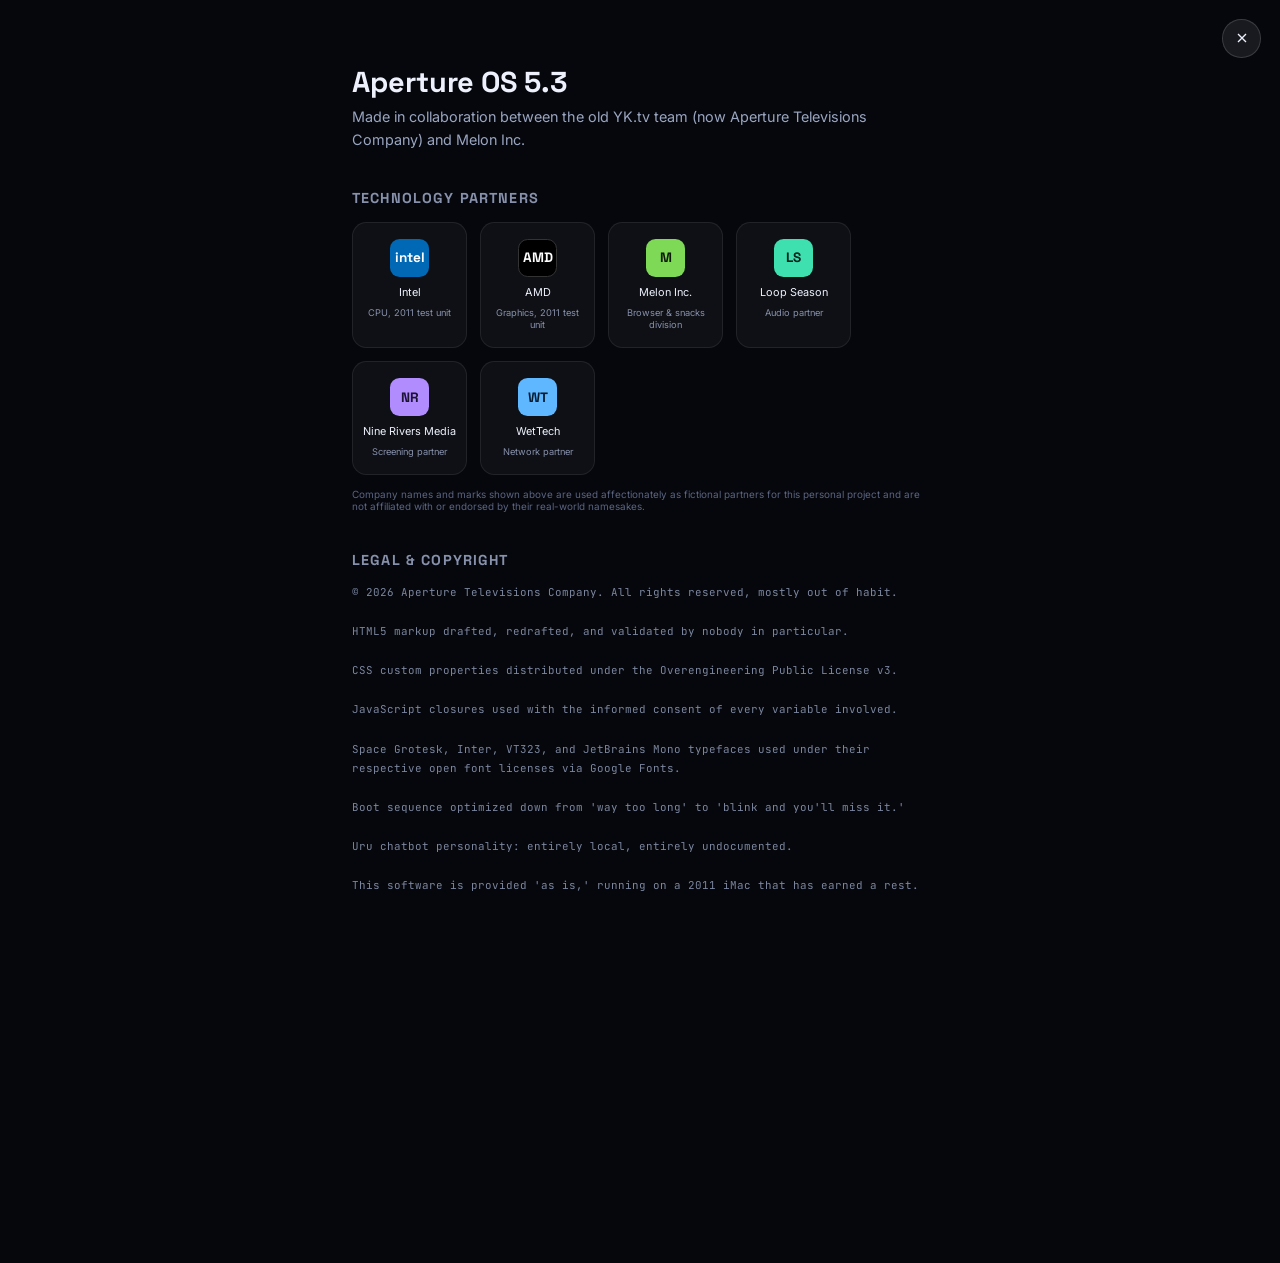
<file: tvos/credits.html>
<!DOCTYPE html>
<html lang="en">
<head>
<meta charset="UTF-8">
<title>Credits</title>
<style>
  @import url('https://fonts.googleapis.com/css2?family=Space+Grotesk:wght@600;700&family=Inter:wght@400;500&family=JetBrains+Mono&display=swap');
  *{ box-sizing:border-box; }
  html,body{ margin:0; height:100%; background:#05070d; color:#eef1fb; font-family:'Inter', sans-serif; overflow-y:auto; }
  .wrap{ max-width:40rem; margin:0 auto; padding:4rem 2rem 6rem; }
  .exit{ position:fixed; top:1.2rem; right:1.2rem; width:2.4rem; height:2.4rem; border-radius:50%; background:rgba(255,255,255,0.08); border:1px solid rgba(255,255,255,0.15); color:#eef1fb; display:flex; align-items:center; justify-content:center; cursor:pointer; z-index:5; }
  .exit:hover{ background:rgba(255,255,255,0.15); }
  .exit svg{ width:1rem; height:1rem; }

  h1{ font-family:'Space Grotesk', sans-serif; font-size:1.8rem; margin:0 0 0.3rem; }
  .sub{ color:#9aa5c0; font-size:0.9rem; margin-bottom:2.2rem; line-height:1.6; }

  h2{ font-family:'Space Grotesk', sans-serif; font-size:0.9rem; text-transform:uppercase; letter-spacing:0.08em; color:#8891ab; margin:2.4rem 0 0.9rem; }

  .partners{ display:flex; flex-wrap:wrap; gap:0.8rem; }
  .badge{ display:flex; flex-direction:column; align-items:center; gap:0.5rem; width:7.2rem; padding:1rem 0.6rem; border-radius:0.9rem; background:rgba(255,255,255,0.04); border:1px solid rgba(255,255,255,0.08); text-align:center; }
  .badge .mark{ width:2.4rem; height:2.4rem; border-radius:0.6rem; display:flex; align-items:center; justify-content:center; font-family:'Space Grotesk', sans-serif; font-weight:700; font-size:0.85rem; }
  .badge .name{ font-size:0.68rem; color:#eef1fb; }
  .badge .role{ font-size:0.58rem; color:#8891ab; line-height:1.3; }

  .legal{ font-family:'JetBrains Mono', monospace; font-size:0.68rem; line-height:1.8; color:#7c869e; white-space:pre-wrap; }
  .legal b{ color:#aab2c9; font-weight:400; }

  footer{ margin-top:2.6rem; font-size:0.68rem; color:#5c6480; }
</style>
</head>
<body>
<div class="exit" id="exitBtn" title="Exit">
  <svg viewBox="0 0 24 24" fill="none" stroke="currentColor" stroke-width="2"><path d="M6 6l12 12M18 6L6 18"/></svg>
</div>

<div class="wrap">
  <h1>Aperture OS 5.3</h1>
  <div class="sub">Made in collaboration between the old YK.tv team (now Aperture Televisions Company) and Melon Inc.</div>

  <h2>Technology partners</h2>
  <div class="partners">
    <div class="badge">
      <div class="mark" style="background:#0068b5;color:#fff;">intel</div>
      <div class="name">Intel</div>
      <div class="role">CPU, 2011 test unit</div>
    </div>
    <div class="badge">
      <div class="mark" style="background:#000;color:#fff;border:1px solid #333;">AMD</div>
      <div class="name">AMD</div>
      <div class="role">Graphics, 2011 test unit</div>
    </div>
    <div class="badge">
      <div class="mark" style="background:#7ed957;color:#0b1a06;">M</div>
      <div class="name">Melon Inc.</div>
      <div class="role">Browser &amp; snacks division</div>
    </div>
    <div class="badge">
      <div class="mark" style="background:#3fe0b0;color:#04231b;">LS</div>
      <div class="name">Loop Season</div>
      <div class="role">Audio partner</div>
    </div>
    <div class="badge">
      <div class="mark" style="background:#b18cff;color:#1c1233;">NR</div>
      <div class="name">Nine Rivers Media</div>
      <div class="role">Screening partner</div>
    </div>
    <div class="badge">
      <div class="mark" style="background:#5fb8ff;color:#031b30;">WT</div>
      <div class="name">WetTech</div>
      <div class="role">Network partner</div>
    </div>
  </div>
  <div style="font-size:0.62rem;color:#5c6480;margin-top:0.8rem;">Company names and marks shown above are used affectionately as fictional partners for this personal project and are not affiliated with or endorsed by their real-world namesakes.</div>

  <h2>Legal &amp; copyright</h2>
  <div class="legal" id="legalBlock"></div>

  <footer>Aperture Televisions Company — a division of nothing in particular. Thanks for scrolling this far.</footer>
</div>

<script>
  const legalLines = [
    "© 2026 Aperture Televisions Company. All rights reserved, mostly out of habit.",
    "HTML5 markup drafted, redrafted, and validated by nobody in particular.",
    "CSS custom properties distributed under the Overengineering Public License v3.",
    "JavaScript closures used with the informed consent of every variable involved.",
    "Space Grotesk, Inter, VT323, and JetBrains Mono typefaces used under their respective open font licenses via Google Fonts.",
    "Boot sequence optimized down from 'way too long' to 'blink and you'll miss it.'",
    "Uru chatbot personality: entirely local, entirely undocumented.",
    "This software is provided 'as is,' running on a 2011 iMac that has earned a rest.",
    "No cathode ray tubes were harmed in the making of the Oldskool theme.",
    "Any resemblance to real operating systems, living or in beta, is purely coincidental.",
    "Melon Inc. name and mark used with the full enthusiastic consent of the author, who also owns Melon Inc.",
    "Reproduction of this credits screen is encouraged, actually — it's just an Easter egg."
  ];
  document.getElementById('legalBlock').textContent = legalLines.join('\n\n');

  function doExit(){
    try{ window.parent.postMessage({ type:'aperture-exit-credits' }, '*'); }catch(e){}
    try{ window.close(); }catch(e){}
  }
  document.getElementById('exitBtn').addEventListener('click', doExit);
  document.addEventListener('keydown', (e) => { if(e.key === 'Escape') doExit(); });
</script>
</body>
</html>
</file>
